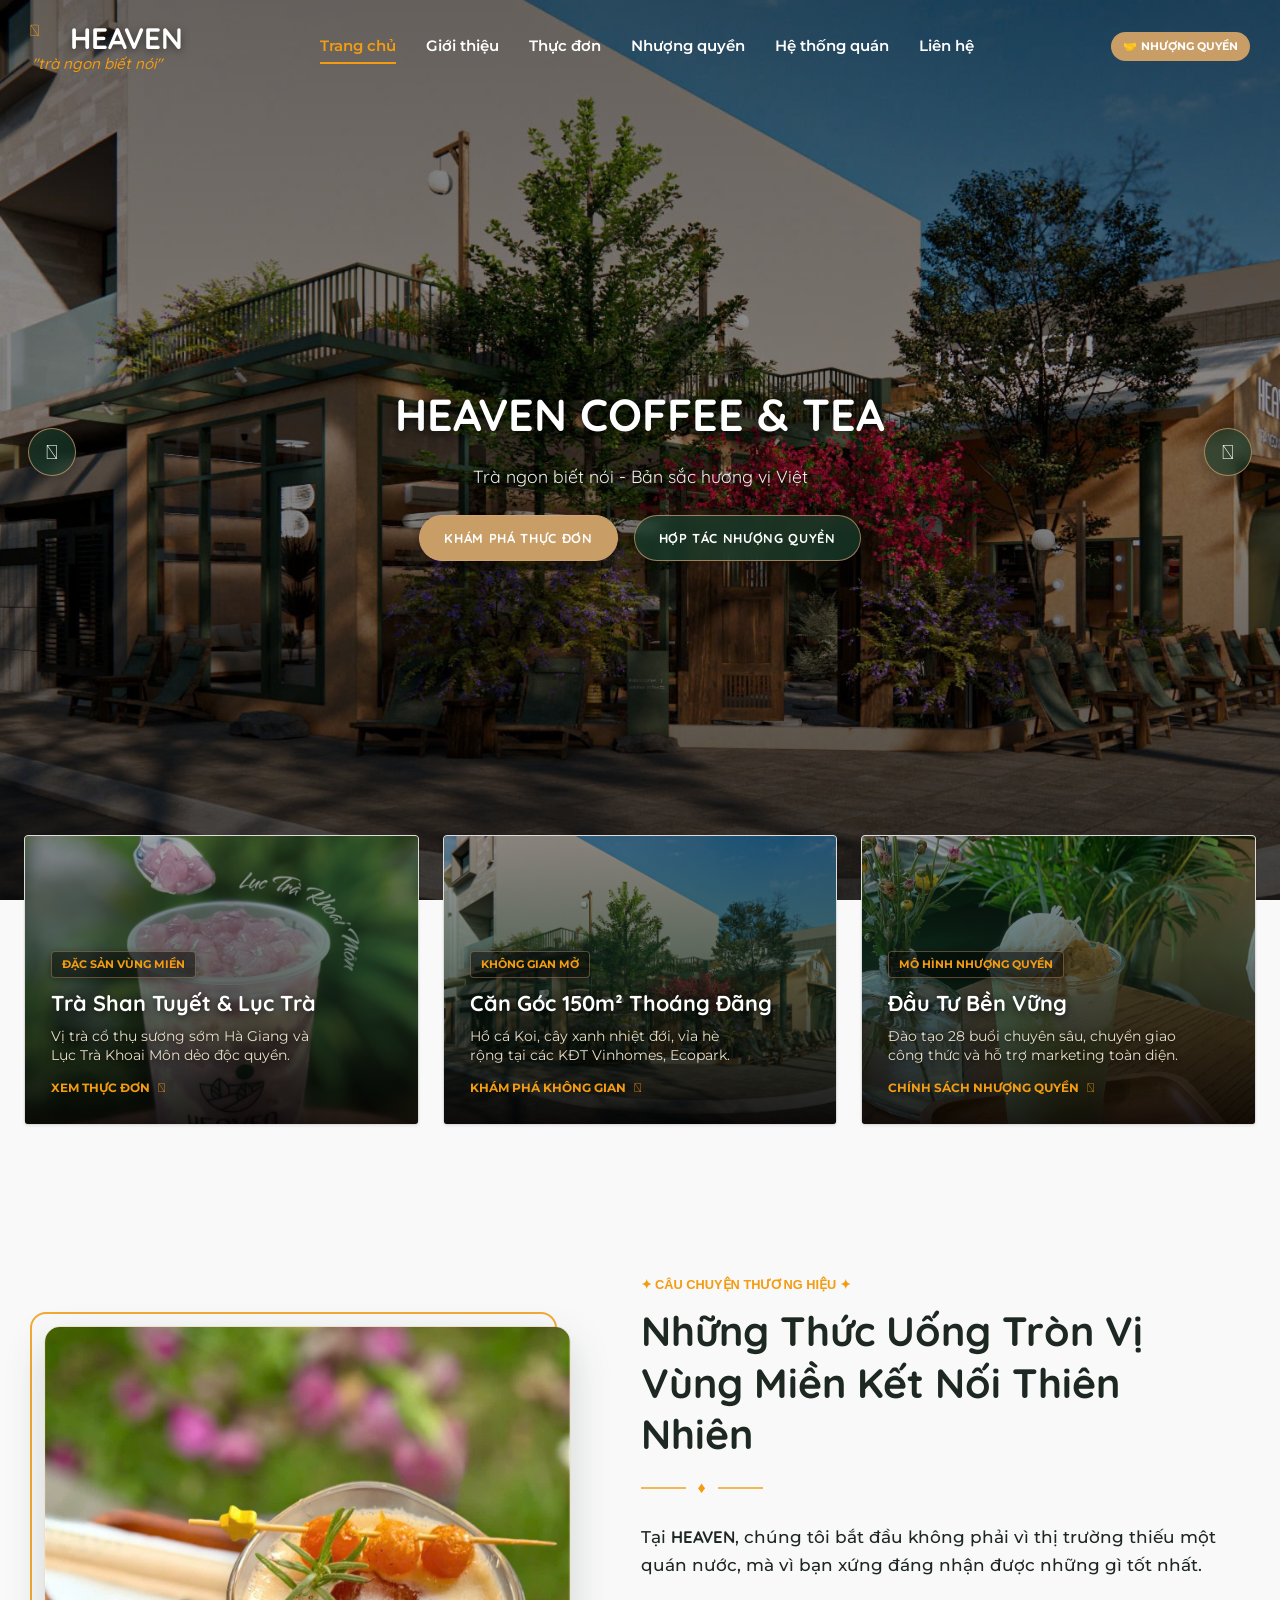
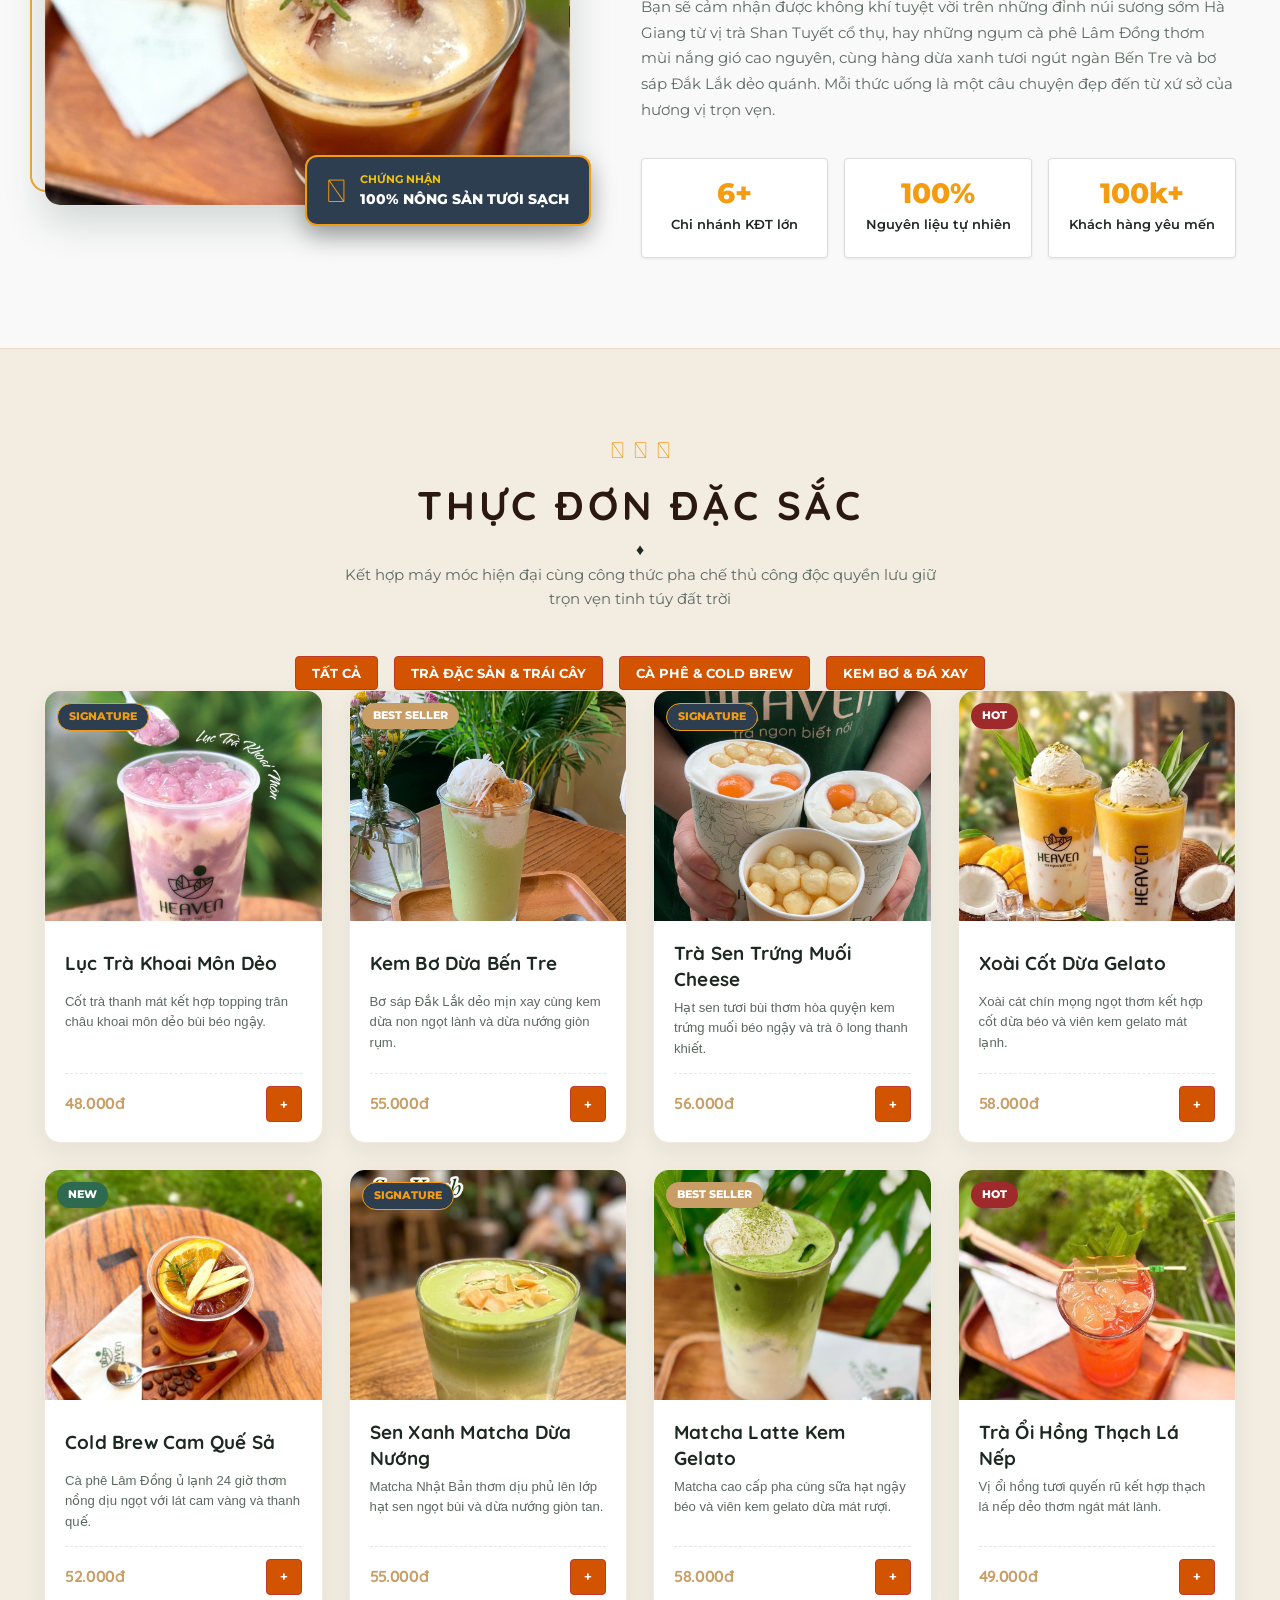
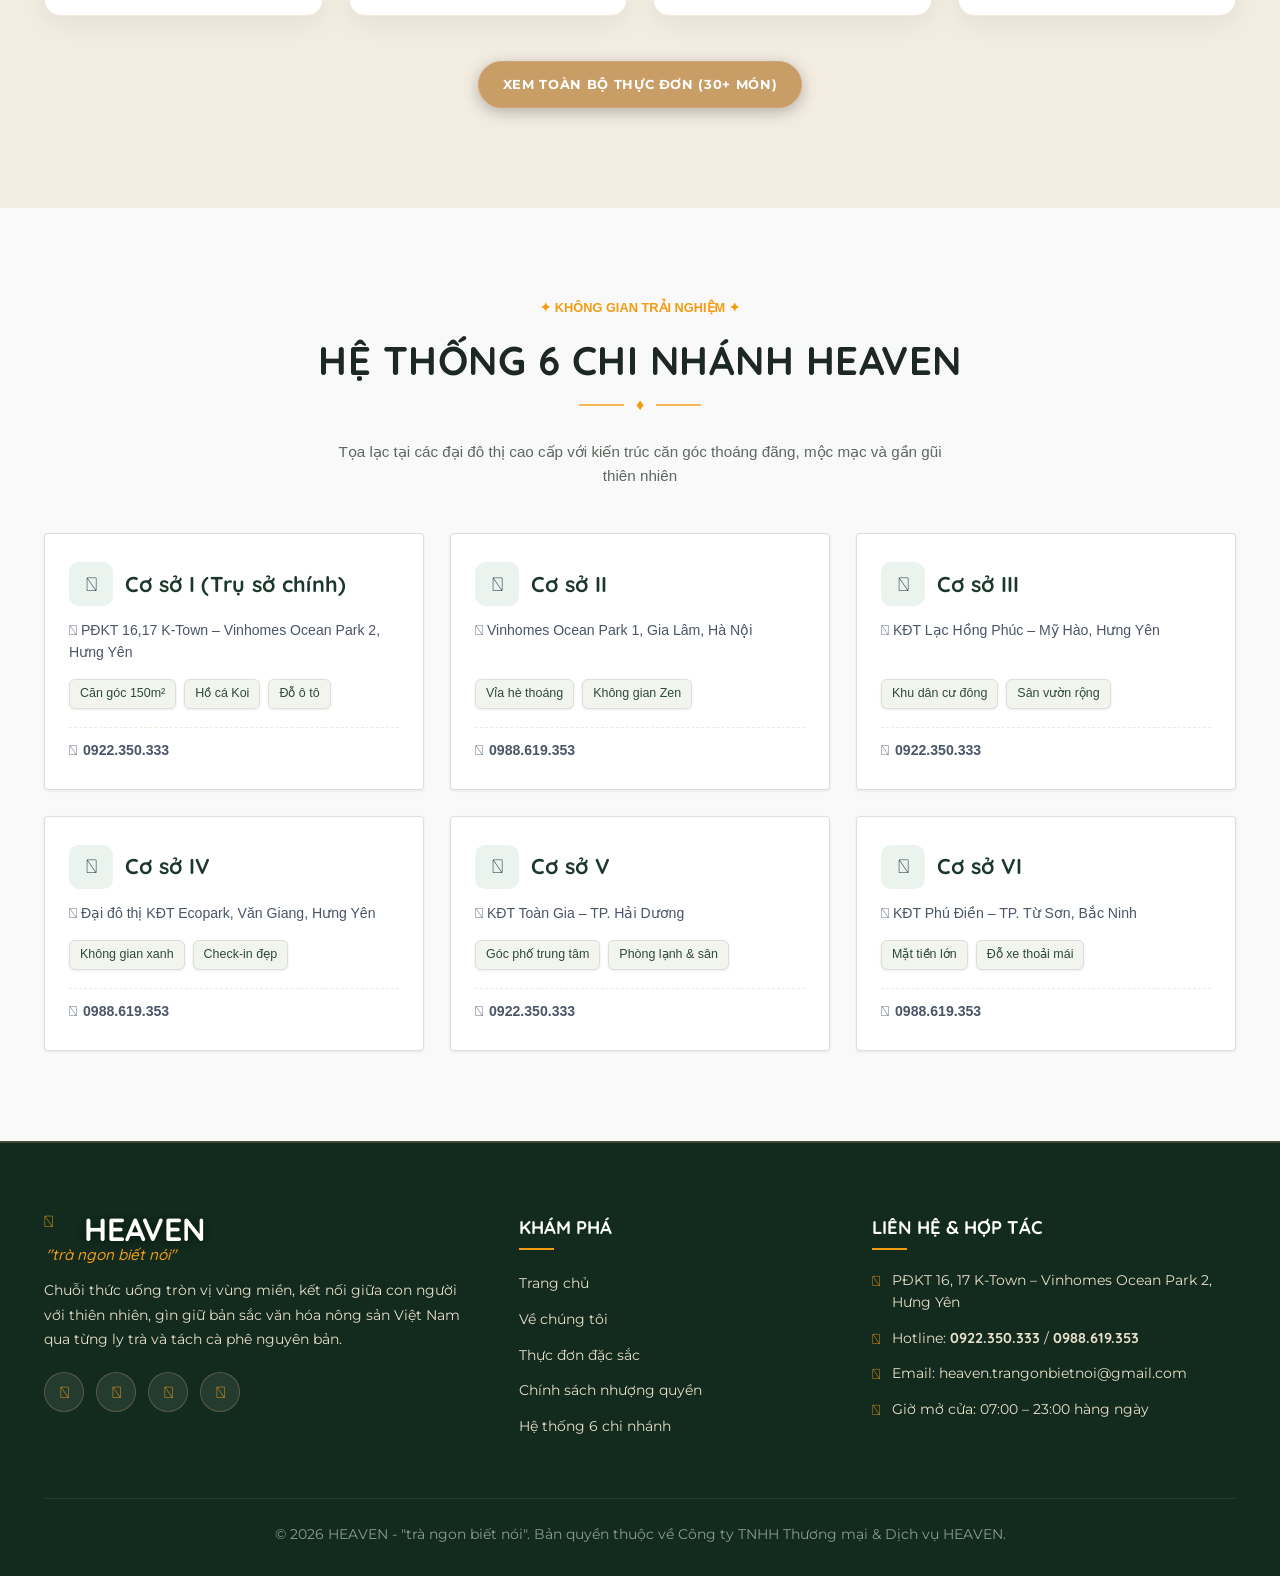
<file: index.html>
<!DOCTYPE html>
<html lang="vi">
<head>
    <meta charset="UTF-8">
    <meta name="viewport" content="width=device-width, initial-scale=1.0">
    <title>HEAVEN - Trà Ngon Biết Nói | Thức Uống Bản Sắc Vùng Miền</title>
    <!-- FontAwesome & Quicksand Font -->
    <link rel="stylesheet" href="https://cdnjs.cloudflare.com/ajax/libs/font-awesome/6.5.1/css/all.min.css">
    <link href="https://fonts.googleapis.com/css2?family=Quicksand:wght@400;500;600;700&display=swap" rel="stylesheet">
    <style>
      *, html, body, h1, h2, h3, h4, h5, h6, p, a, button, input, select, textarea, label {
        font-family: 'Quicksand', sans-serif !important;
      }
      .fa, .fa-solid, .fa-regular, .fa-brands, .fa-duotone, i[class*="fa-"], span[class*="fa-"] {
        font-family: 'Quicksand', sans-serif !important;"Font Awesome 6 Free", "Font Awesome 6 Brands", "FontAwesome" !important;
      }
      .fa-brands, i.fa-brands {
        font-family: 'Quicksand', sans-serif !important;"Font Awesome 6 Brands" !important;
      }
    </style>
    <!-- Google Fonts -->
    <link rel="preconnect" href="https://fonts.googleapis.com">
    <link rel="preconnect" href="https://fonts.gstatic.com" crossorigin>
    <link href="https://fonts.googleapis.com/css2?family=Playfair+Display:ital,wght@0,600;0,700;0,800;1,600&family=Montserrat:wght@400;500;600;700;800&family=Cormorant+Garamond:ital,wght@0,600;0,700;1,500;1,600&display=swap" rel="stylesheet">
    <!-- Font Awesome -->
    <link rel="stylesheet" href="https://cdnjs.cloudflare.com/ajax/libs/font-awesome/6.5.1/css/all.min.css">
    <!-- Swiper CSS -->
    <link rel="stylesheet" href="https://cdn.jsdelivr.net/npm/swiper@11/swiper-bundle.min.css" />
    <link rel="stylesheet" href="style.css">
</head>
<body>

    <!-- Transparent Sticky Header -->
    <header class="site-header" id="siteHeader">
        <div class="header-container">
            <!-- Logo HEAVEN -->
            <a href="index.html" class="logo-brand">
                <div class="logo-main-wrap">
                    <i class="fa-solid fa-leaf logo-icon-svg"></i>
                    <span class="logo-main">HEAVEN</span>
                </div>
                <span class="logo-sub">"trà ngon biết nói"</span>
            </a>

            <!-- Navigation Menu -->
            <nav class="nav-menu">
                <ul class="nav-list">
                    <li class="nav-item"><a href="index.html" class="nav-link active">Trang chủ</a></li>
                    <li class="nav-item"><a href="about.html" class="nav-link">Giới thiệu</a></li>
                    <li class="nav-item"><a href="menu.html" class="nav-link">Thực đơn</a></li>
                    <li class="nav-item"><a href="franchise.html" class="nav-link">Nhượng quyền</a></li>
                    <li class="nav-item"><a href="contact.html" class="nav-link">Hệ thống quán</a></li>
                    <li class="nav-item"><a href="contact.html#lien-he" class="nav-link">Liên hệ</a></li>
                </ul>
            </nav>

            <!-- Single Franchise CTA Button -->
            <div class="header-cta">
                <a href="franchise.html" style="display: inline-flex !important; flex-direction: row !important; align-items: center !important; white-space: nowrap !important; padding: 6px 12px !important; font-size: 11px !important; font-weight: 700 !important; background-color: #C89D66 !important; color: #fff !important; border-radius: 9999px !important; gap: 4px !important; text-decoration: none !important;">
                    <span>🤝</span>
                    <span>NHƯỢNG QUYỀN</span>
                </a>
            </div>

            <!-- Mobile Menu Toggle -->
            <button class="mobile-toggle" id="mobileToggle" aria-label="Toggle Navigation">
                <span></span>
                <span></span>
                <span></span>
            </button>
        </div>
    </header>

    <!-- Hero Banner Slider (Full Width with Actual 3D Concept) -->
    <section class="hero-slider-section" id="trang-chu">
        <div class="swiper heroSwiper">
                                    <div class="swiper-wrapper">
                <!-- Slide 1: Khung cảnh góc phố 150m2 K-Town -->
                <div class="swiper-slide">
                    <div class="slide-bg" style="background-image: url('assets/image20.png');"></div>
                    <div class="hero-overlay"></div>
                    <div class="hero-content" style="position: relative; z-index: 20; text-align: center; max-width: 1080px; width: 100%; padding: 0 24px; margin-top: 40px;">
                        <h1 style="font-family: 'Quicksand', sans-serif !important; font-size: 2.8rem; font-weight: 700; color: #ffffff; text-shadow: 0 2px 10px rgba(0,0,0,0.7); margin-bottom: 12px; text-align: center;">HEAVEN COFFEE &amp; TEA</h1>
                        <p style="font-family: 'Quicksand', sans-serif !important; font-size: 1.1rem; color: #f0f0f0; text-shadow: 0 1px 6px rgba(0,0,0,0.7); margin-bottom: 24px; text-align: center;">Trà ngon biết nói - Bản sắc hương vị Việt</p>
                        <div class="hero-actions" style="display: flex !important; gap: 16px !important; justify-content: center !important; align-items: center !important; flex-wrap: wrap !important; margin-top: 24px !important; width: 100% !important;">
                            <a href="menu.html" class="btn-hero-primary" style="display: inline-flex !important; align-items: center !important; justify-content: center !important; white-space: nowrap !important; padding: 12px 24px !important; border-radius: 9999px !important; font-family: 'Quicksand', sans-serif !important; font-weight: 700 !important; font-size: 13px !important; letter-spacing: 0.05em !important; text-transform: uppercase !important; background-color: #C89D66 !important; color: #FFFFFF !important; border: 1.5px solid #D4A373 !important; text-decoration: none !important; box-shadow: 0 4px 15px rgba(0, 0, 0, 0.25) !important;">KHÁM PHÁ THỰC ĐƠN</a>
                            <a href="franchise.html" class="btn-hero-secondary" style="display: inline-flex !important; align-items: center !important; justify-content: center !important; white-space: nowrap !important; padding: 12px 24px !important; border-radius: 9999px !important; font-family: 'Quicksand', sans-serif !important; font-weight: 700 !important; font-size: 13px !important; letter-spacing: 0.05em !important; text-transform: uppercase !important; background: rgba(24, 61, 43, 0.75) !important; color: #FFFFFF !important; border: 1.5px solid rgba(212, 163, 115, 0.7) !important; backdrop-filter: blur(6px) !important; text-decoration: none !important; box-shadow: 0 4px 15px rgba(0, 0, 0, 0.25) !important;">HỢP TÁC NHƯỢNG QUYỀN</a>
                        </div>
                    </div>
                </div>

                <!-- Slide 2: Không gian sân vườn & hồ cá Koi -->
                <div class="swiper-slide">
                    <div class="slide-bg" style="background-image: url('assets/image1.png');"></div>
                    <div class="hero-overlay"></div>
                    <div class="hero-content" style="position: relative; z-index: 20; text-align: center; max-width: 1080px; width: 100%; padding: 0 24px; margin-top: 40px;">
                        <h1 style="font-family: 'Quicksand', sans-serif !important; font-size: 2.8rem; font-weight: 700; color: #ffffff; text-shadow: 0 2px 10px rgba(0,0,0,0.7); margin-bottom: 12px; text-align: center;">KHÔNG GIAN ZEN &amp; MỘC</h1>
                        <p style="font-family: 'Quicksand', sans-serif !important; font-size: 1.1rem; color: #f0f0f0; text-shadow: 0 1px 6px rgba(0,0,0,0.7); margin-bottom: 24px; text-align: center;">Mặt bằng căn góc 150m² thoáng đãng bên hồ cá Koi</p>
                        <div class="hero-actions" style="display: flex !important; gap: 16px !important; justify-content: center !important; align-items: center !important; flex-wrap: wrap !important; margin-top: 24px !important; width: 100% !important;">
                            <a href="about.html" class="btn-hero-primary" style="display: inline-flex !important; align-items: center !important; justify-content: center !important; white-space: nowrap !important; padding: 12px 24px !important; border-radius: 9999px !important; font-family: 'Quicksand', sans-serif !important; font-weight: 700 !important; font-size: 13px !important; letter-spacing: 0.05em !important; text-transform: uppercase !important; background-color: #C89D66 !important; color: #FFFFFF !important; border: 1.5px solid #D4A373 !important; text-decoration: none !important; box-shadow: 0 4px 15px rgba(0, 0, 0, 0.25) !important;">VỀ HEAVEN</a>
                            <a href="franchise.html" class="btn-hero-secondary" style="display: inline-flex !important; align-items: center !important; justify-content: center !important; white-space: nowrap !important; padding: 12px 24px !important; border-radius: 9999px !important; font-family: 'Quicksand', sans-serif !important; font-weight: 700 !important; font-size: 13px !important; letter-spacing: 0.05em !important; text-transform: uppercase !important; background: rgba(24, 61, 43, 0.75) !important; color: #FFFFFF !important; border: 1.5px solid rgba(212, 163, 115, 0.7) !important; backdrop-filter: blur(6px) !important; text-decoration: none !important; box-shadow: 0 4px 15px rgba(0, 0, 0, 0.25) !important;">TƯ VẤN ĐẦU TƯ</a>
                        </div>
                    </div>
                </div>

                <!-- Slide 3: Quầy Bar & Nội thất gỗ sang trọng -->
                <div class="swiper-slide">
                    <div class="slide-bg" style="background-image: url('assets/image12.png');"></div>
                    <div class="hero-overlay"></div>
                    <div class="hero-content" style="position: relative; z-index: 20; text-align: center; max-width: 1080px; width: 100%; padding: 0 24px; margin-top: 40px;">
                        <h1 style="font-family: 'Quicksand', sans-serif !important; font-size: 2.8rem; font-weight: 700; color: #ffffff; text-shadow: 0 2px 10px rgba(0,0,0,0.7); margin-bottom: 12px; text-align: center;">CHUYÊN NGHIỆP &amp; TẬN TÂM</h1>
                        <p style="font-family: 'Quicksand', sans-serif !important; font-size: 1.1rem; color: #f0f0f0; text-shadow: 0 1px 6px rgba(0,0,0,0.7); margin-bottom: 24px; text-align: center;">Công nghệ hiện đại &amp; bí quyết độc quyền cùng chuỗi 6 chi nhánh</p>
                        <div class="hero-actions" style="display: flex !important; gap: 16px !important; justify-content: center !important; align-items: center !important; flex-wrap: wrap !important; margin-top: 24px !important; width: 100% !important;">
                            <a href="franchise.html" class="btn-hero-primary" style="display: inline-flex !important; align-items: center !important; justify-content: center !important; white-space: nowrap !important; padding: 12px 24px !important; border-radius: 9999px !important; font-family: 'Quicksand', sans-serif !important; font-weight: 700 !important; font-size: 13px !important; letter-spacing: 0.05em !important; text-transform: uppercase !important; background-color: #C89D66 !important; color: #FFFFFF !important; border: 1.5px solid #D4A373 !important; text-decoration: none !important; box-shadow: 0 4px 15px rgba(0, 0, 0, 0.25) !important;">TƯ VẤN ĐẦU TƯ</a>
                            <a href="contact.html" class="btn-hero-secondary" style="display: inline-flex !important; align-items: center !important; justify-content: center !important; white-space: nowrap !important; padding: 12px 24px !important; border-radius: 9999px !important; font-family: 'Quicksand', sans-serif !important; font-weight: 700 !important; font-size: 13px !important; letter-spacing: 0.05em !important; text-transform: uppercase !important; background: rgba(24, 61, 43, 0.75) !important; color: #FFFFFF !important; border: 1.5px solid rgba(212, 163, 115, 0.7) !important; backdrop-filter: blur(6px) !important; text-decoration: none !important; box-shadow: 0 4px 15px rgba(0, 0, 0, 0.25) !important;">HỆ THỐNG CƠ SỞ</a>
                        </div>
                    </div>
                </div>
            </div>

            <!-- Navigation Buttons -->
            <div class="swiper-button-prev hero-nav-btn">
                <i class="fa-solid fa-angle-left"></i>
            </div>
            <div class="swiper-button-next hero-nav-btn">
                <i class="fa-solid fa-angle-right"></i>
            </div>

            <!-- Swiper Pagination -->
            <div class="swiper-pagination"></div>
        </div>
    </section>

    <!-- Khối 3 Banner Điểm Nhấn (Top Highlights) -->
    <section class="highlights-section">
        <div class="container-fluid">
            <div class="highlights-grid">
                <!-- Ô 1 -->
                <div class="highlight-card">
                    <div class="highlight-bg" style="background-image: url('assets/image6.png');"></div>
                    <div class="highlight-overlay"></div>
                    <div class="highlight-content">
                        <span class="highlight-badge">Đặc Sản Vùng Miền</span>
                        <h3 class="highlight-title">Trà Shan Tuyết & Lục Trà</h3>
                        <p class="highlight-desc">Vị trà cổ thụ sương sớm Hà Giang và Lục Trà Khoai Môn dẻo độc quyền.</p>
                        <a href="menu.html" class="highlight-link">Xem thực đơn <i class="fa-solid fa-arrow-right"></i></a>
                    </div>
                </div>

                <!-- Ô 2 -->
                <div class="highlight-card">
                    <div class="highlight-bg" style="background-image: url('assets/image20.png');"></div>
                    <div class="highlight-overlay"></div>
                    <div class="highlight-content">
                        <span class="highlight-badge">Không Gian Mở</span>
                        <h3 class="highlight-title">Căn Góc 150m² Thoáng Đãng</h3>
                        <p class="highlight-desc">Hồ cá Koi, cây xanh nhiệt đới, vỉa hè rộng tại các KĐT Vinhomes, Ecopark.</p>
                        <a href="about.html" class="highlight-link">Khám phá không gian <i class="fa-solid fa-arrow-right"></i></a>
                    </div>
                </div>

                <!-- Ô 3 -->
                <div class="highlight-card">
                    <div class="highlight-bg" style="background-image: url('assets/image7.png');"></div>
                    <div class="highlight-overlay"></div>
                    <div class="highlight-content">
                        <span class="highlight-badge">Mô Hình Nhượng Quyền</span>
                        <h3 class="highlight-title">Đầu Tư Bền Vững</h3>
                        <p class="highlight-desc">Đào tạo 28 buổi chuyên sâu, chuyển giao công thức và hỗ trợ marketing toàn diện.</p>
                        <a href="franchise.html" class="highlight-link">Chính sách nhượng quyền <i class="fa-solid fa-arrow-right"></i></a>
                    </div>
                </div>
            </div>
        </div>
    </section>

    <!-- Khối Câu Chuyện Thương Hiệu (Story) -->
    <section class="about-story-section" id="gioi-thieu">
        <div class="container">
            <div class="story-grid">
                <!-- Cột trái: Ảnh không gian & logo -->
                <div class="story-image-col">
                    <div class="story-image-wrap">
                        <img src="assets/image3.png" alt="Thức uống HEAVEN trà ngon biết nói">
                        <div class="story-frame-border"></div>
                        <div class="story-floating-badge">
                            <i class="fa-solid fa-award"></i>
                            <div class="badge-text">
                                <span class="badge-sub">CHỨNG NHẬN</span>
                                <span class="badge-title">100% NÔNG SẢN TƯƠI SẠCH</span>
                            </div>
                        </div>
                    </div>
                </div>

                <!-- Cột phải: Nội dung câu chuyện thương hiệu -->
                <div class="story-content-col">
                    <span class="section-tag">✦ CÂU CHUYỆN THƯƠNG HIỆU ✦</span>
                    <h2 class="story-title">Những Thức Uống Tròn Vị Vùng Miền Kết Nối Thiên Nhiên</h2>
                    <div class="story-divider"><span>♦</span></div>
                    
                    <p class="story-desc">
                        Tại <strong>HEAVEN</strong>, chúng tôi bắt đầu không phải vì thị trường thiếu một quán nước, mà vì bạn xứng đáng nhận được những gì tốt nhất.
                    </p>
                    <p class="story-desc-sub">
                        Bạn sẽ cảm nhận được không khí tuyệt vời trên những đỉnh núi sương sớm Hà Giang từ vị trà Shan Tuyết cổ thụ, hay những ngụm cà phê Lâm Đồng thơm mùi nắng gió cao nguyên, cùng hàng dừa xanh tươi ngút ngàn Bến Tre và bơ sáp Đắk Lắk dẻo quánh. Mỗi thức uống là một câu chuyện đẹp đến từ xứ sở của hương vị trọn vẹn.
                    </p>

                    <!-- 3 Chỉ số nổi bật -->
                    <div class="story-stats-grid">
                        <div class="stat-box">
                            <span class="stat-number">6+</span>
                            <span class="stat-label">Chi nhánh KĐT lớn</span>
                        </div>
                        <div class="stat-box">
                            <span class="stat-number">100%</span>
                            <span class="stat-label">Nguyên liệu tự nhiên</span>
                        </div>
                        <div class="stat-box">
                            <span class="stat-number">100k+</span>
                            <span class="stat-label">Khách hàng yêu mến</span>
                        </div>
                    </div>
                </div>
            </div>
        </div>
    </section>

    <!-- Khối Thực Đơn Nổi Bật (Featured Menu Tabs) -->
    <section class="featured-menu-section" id="thuc-don">
        <div class="container">
            <div class="menu-header">
                <div class="menu-icon-leaf">
                    <i class="fa-solid fa-leaf"></i>
                    <i class="fa-solid fa-mug-hot"></i>
                    <i class="fa-solid fa-leaf"></i>
                </div>
                <h2 class="menu-title" style="font-weight: 700 !important; text-transform: uppercase !important; letter-spacing: 4px !important; text-align: center !important; color: #2B1810 !important">THỰC ĐƠN ĐẶC SẮC</h2>
                <div class="menu-divider"><span>♦</span></div>
                <p class="menu-subtitle">Kết hợp máy móc hiện đại cùng công thức pha chế thủ công độc quyền lưu giữ trọn vẹn tinh túy đất trời</p>
            </div>

            <!-- Tabs lọc danh mục -->
            <div class="menu-tabs">
                <button class="menu-tab-btn active" data-filter="all">Tất cả</button>
                <button class="menu-tab-btn" data-filter="tea">Trà Đặc Sản & Trái Cây</button>
                <button class="menu-tab-btn" data-filter="coffee">Cà Phê & Cold Brew</button>
                <button class="menu-tab-btn" data-filter="smoothie">Kem Bơ & Đá Xay</button>
            </div>

            <!-- Lưới món ăn thực tế -->
            <div class="menu-grid" id="menuGrid">
                <!-- Món 1: Lục Trà Khoai Môn -->
                <div class="menu-card" data-category="tea">
                    <div class="menu-img-wrap">
                        <img src="assets/image6.png" alt="Lục Trà Khoai Môn">
                        <span class="menu-tag signature">Signature</span>
                    </div>
                    <div class="menu-info">
                        <h4 class="dish-name">Lục Trà Khoai Môn Dẻo</h4>
                        <p class="dish-desc">Cốt trà thanh mát kết hợp topping trân châu khoai môn dẻo bùi béo ngậy.</p>
                        <div class="dish-bottom">
                            <span class="dish-price" style="font-family: 'Quicksand', sans-serif !important; font-weight: 700 !important; color: #C89D66 !important; font-variant-numeric: normal !important;">48.000đ</span>
                            <button class="btn-add-item" title="Chọn món" aria-label="Chọn món"><i class="fa-solid fa-plus"></i></button>
                        </div>
                    </div>
                </div>

                <!-- Món 2: Kem Bơ Dừa Bến Tre -->
                <div class="menu-card" data-category="smoothie">
                    <div class="menu-img-wrap">
                        <img src="assets/image7.png" alt="Kem Bơ Dừa Bến Tre">
                        <span class="menu-tag best-seller">Best Seller</span>
                    </div>
                    <div class="menu-info">
                        <h4 class="dish-name">Kem Bơ Dừa Bến Tre</h4>
                        <p class="dish-desc">Bơ sáp Đắk Lắk dẻo mịn xay cùng kem dừa non ngọt lành và dừa nướng giòn rụm.</p>
                        <div class="dish-bottom">
                            <span class="dish-price" style="font-family: 'Quicksand', sans-serif !important; font-weight: 700 !important; color: #C89D66 !important; font-variant-numeric: normal !important;">55.000đ</span>
                            <button class="btn-add-item" title="Chọn món" aria-label="Chọn món"><i class="fa-solid fa-plus"></i></button>
                        </div>
                    </div>
                </div>

                <!-- Món 3: Trà Sen Vàng Kem Cheese / Trà Sen Trứng Muối -->
                <div class="menu-card" data-category="tea">
                    <div class="menu-img-wrap">
                        <img src="assets/image9.png" alt="Trà Sen Trứng Muối">
                        <span class="menu-tag signature">Signature</span>
                    </div>
                    <div class="menu-info">
                        <h4 class="dish-name">Trà Sen Trứng Muối Cheese</h4>
                        <p class="dish-desc">Hạt sen tươi bùi thơm hòa quyện kem trứng muối béo ngậy và trà ô long thanh khiết.</p>
                        <div class="dish-bottom">
                            <span class="dish-price" style="font-family: 'Quicksand', sans-serif !important; font-weight: 700 !important; color: #C89D66 !important; font-variant-numeric: normal !important;">56.000đ</span>
                            <button class="btn-add-item" title="Chọn món" aria-label="Chọn món"><i class="fa-solid fa-plus"></i></button>
                        </div>
                    </div>
                </div>

                <!-- Món 4: Xoài Cốt Dừa Gelato -->
                <div class="menu-card" data-category="smoothie">
                    <div class="menu-img-wrap">
                        <img src="assets/image4.png" alt="Xoài Cốt Dừa Gelato">
                        <span class="menu-tag hot">Hot</span>
                    </div>
                    <div class="menu-info">
                        <h4 class="dish-name">Xoài Cốt Dừa Gelato</h4>
                        <p class="dish-desc">Xoài cát chín mọng ngọt thơm kết hợp cốt dừa béo và viên kem gelato mát lạnh.</p>
                        <div class="dish-bottom">
                            <span class="dish-price" style="font-family: 'Quicksand', sans-serif !important; font-weight: 700 !important; color: #C89D66 !important; font-variant-numeric: normal !important;">58.000đ</span>
                            <button class="btn-add-item" title="Chọn món" aria-label="Chọn món"><i class="fa-solid fa-plus"></i></button>
                        </div>
                    </div>
                </div>

                <!-- Món 5: Cold Brew Cam Quế Sả -->
                <div class="menu-card" data-category="coffee">
                    <div class="menu-img-wrap">
                        <img src="assets/image8.png" alt="Cold Brew Cam Quế">
                        <span class="menu-tag new">New</span>
                    </div>
                    <div class="menu-info">
                        <h4 class="dish-name">Cold Brew Cam Quế Sả</h4>
                        <p class="dish-desc">Cà phê Lâm Đồng ủ lạnh 24 giờ thơm nồng dịu ngọt với lát cam vàng và thanh quế.</p>
                        <div class="dish-bottom">
                            <span class="dish-price" style="font-family: 'Quicksand', sans-serif !important; font-weight: 700 !important; color: #C89D66 !important; font-variant-numeric: normal !important;">52.000đ</span>
                            <button class="btn-add-item" title="Chọn món" aria-label="Chọn món"><i class="fa-solid fa-plus"></i></button>
                        </div>
                    </div>
                </div>

                <!-- Món 6: Sen Xanh Matcha Dừa Nướng -->
                <div class="menu-card" data-category="tea">
                    <div class="menu-img-wrap">
                        <img src="assets/image11.png" alt="Sen Xanh Matcha">
                        <span class="menu-tag signature">Signature</span>
                    </div>
                    <div class="menu-info">
                        <h4 class="dish-name">Sen Xanh Matcha Dừa Nướng</h4>
                        <p class="dish-desc">Matcha Nhật Bản thơm dịu phủ lên lớp hạt sen ngọt bùi và dừa nướng giòn tan.</p>
                        <div class="dish-bottom">
                            <span class="dish-price" style="font-family: 'Quicksand', sans-serif !important; font-weight: 700 !important; color: #C89D66 !important; font-variant-numeric: normal !important;">55.000đ</span>
                            <button class="btn-add-item" title="Chọn món" aria-label="Chọn món"><i class="fa-solid fa-plus"></i></button>
                        </div>
                    </div>
                </div>

                <!-- Món 7: Matcha Latte Kem Dừa -->
                <div class="menu-card" data-category="smoothie">
                    <div class="menu-img-wrap">
                        <img src="assets/image10.png" alt="Matcha Kem Gelato">
                        <span class="menu-tag best-seller">Best Seller</span>
                    </div>
                    <div class="menu-info">
                        <h4 class="dish-name">Matcha Latte Kem Gelato</h4>
                        <p class="dish-desc">Matcha cao cấp pha cùng sữa hạt ngậy béo và viên kem gelato dừa mát rượi.</p>
                        <div class="dish-bottom">
                            <span class="dish-price" style="font-family: 'Quicksand', sans-serif !important; font-weight: 700 !important; color: #C89D66 !important; font-variant-numeric: normal !important;">58.000đ</span>
                            <button class="btn-add-item" title="Chọn món" aria-label="Chọn món"><i class="fa-solid fa-plus"></i></button>
                        </div>
                    </div>
                </div>

                <!-- Món 8: Trà Ổi Hồng Thạch Lá Nếp -->
                <div class="menu-card" data-category="tea">
                    <div class="menu-img-wrap">
                        <img src="assets/image5.png" alt="Trà Ổi Hồng">
                        <span class="menu-tag hot">Hot</span>
                    </div>
                    <div class="menu-info">
                        <h4 class="dish-name">Trà Ổi Hồng Thạch Lá Nếp</h4>
                        <p class="dish-desc">Vị ổi hồng tươi quyến rũ kết hợp thạch lá nếp dẻo thơm ngát mát lành.</p>
                        <div class="dish-bottom">
                            <span class="dish-price" style="font-family: 'Quicksand', sans-serif !important; font-weight: 700 !important; color: #C89D66 !important; font-variant-numeric: normal !important;">49.000đ</span>
                            <button class="btn-add-item" title="Chọn món" aria-label="Chọn món"><i class="fa-solid fa-plus"></i></button>
                        </div>
                    </div>
                </div>
            </div>

            <div style="text-align: center; margin-top: 45px;">
                <a href="menu.html" class="btn-hero-primary" style="display: inline-block;">XEM TOÀN BỘ THỰC ĐƠN (30+ MÓN)</a>
            </div>
        </div>
    </section>

    <!-- Khối 6 Chi Nhánh Hệ Thống -->
    <section class="branches-section" id="he-thong">
        <div class="container">
            <div class="section-header-center">
                <span class="section-tag">✦ KHÔNG GIAN TRẢI NGHIỆM ✦</span>
                <h2 class="section-main-title">HỆ THỐNG 6 CHI NHÁNH HEAVEN</h2>
                <div class="vintage-rule"><span>♦</span></div>
                <p class="section-sub-desc">Tọa lạc tại các đại đô thị cao cấp với kiến trúc căn góc thoáng đãng, mộc mạc và gần gũi thiên nhiên</p>
            </div>

            <div class="branches-grid">
                <!-- Cơ sở 1 -->
                <div class="branch-card">
                    <div class="branch-header">
                        <div class="branch-icon"><i class="fa-solid fa-location-dot"></i></div>
                        <h3 class="branch-title">Cơ sở I (Trụ sở chính)</h3>
                    </div>
                    <p class="branch-address"><i class="fa-solid fa-map-pin"></i> PĐKT 16,17 K-Town – Vinhomes Ocean Park 2, Hưng Yên</p>
                    <div class="branch-features">
                        <span class="branch-tag">Căn góc 150m²</span>
                        <span class="branch-tag">Hồ cá Koi</span>
                        <span class="branch-tag">Đỗ ô tô</span>
                    </div>
                    <span class="branch-hotline"><i class="fa-solid fa-phone"></i> 0922.350.333</span>
                </div>

                <!-- Cơ sở 2 -->
                <div class="branch-card">
                    <div class="branch-header">
                        <div class="branch-icon"><i class="fa-solid fa-location-dot"></i></div>
                        <h3 class="branch-title">Cơ sở II</h3>
                    </div>
                    <p class="branch-address"><i class="fa-solid fa-map-pin"></i> Vinhomes Ocean Park 1, Gia Lâm, Hà Nội</p>
                    <div class="branch-features">
                        <span class="branch-tag">Vỉa hè thoáng</span>
                        <span class="branch-tag">Không gian Zen</span>
                    </div>
                    <span class="branch-hotline"><i class="fa-solid fa-phone"></i> 0988.619.353</span>
                </div>

                <!-- Cơ sở 3 -->
                <div class="branch-card">
                    <div class="branch-header">
                        <div class="branch-icon"><i class="fa-solid fa-location-dot"></i></div>
                        <h3 class="branch-title">Cơ sở III</h3>
                    </div>
                    <p class="branch-address"><i class="fa-solid fa-map-pin"></i> KĐT Lạc Hồng Phúc – Mỹ Hào, Hưng Yên</p>
                    <div class="branch-features">
                        <span class="branch-tag">Khu dân cư đông</span>
                        <span class="branch-tag">Sân vườn rộng</span>
                    </div>
                    <span class="branch-hotline"><i class="fa-solid fa-phone"></i> 0922.350.333</span>
                </div>

                <!-- Cơ sở 4 -->
                <div class="branch-card">
                    <div class="branch-header">
                        <div class="branch-icon"><i class="fa-solid fa-location-dot"></i></div>
                        <h3 class="branch-title">Cơ sở IV</h3>
                    </div>
                    <p class="branch-address"><i class="fa-solid fa-map-pin"></i> Đại đô thị KĐT Ecopark, Văn Giang, Hưng Yên</p>
                    <div class="branch-features">
                        <span class="branch-tag">Không gian xanh</span>
                        <span class="branch-tag">Check-in đẹp</span>
                    </div>
                    <span class="branch-hotline"><i class="fa-solid fa-phone"></i> 0988.619.353</span>
                </div>

                <!-- Cơ sở 5 -->
                <div class="branch-card">
                    <div class="branch-header">
                        <div class="branch-icon"><i class="fa-solid fa-location-dot"></i></div>
                        <h3 class="branch-title">Cơ sở V</h3>
                    </div>
                    <p class="branch-address"><i class="fa-solid fa-map-pin"></i> KĐT Toàn Gia – TP. Hải Dương</p>
                    <div class="branch-features">
                        <span class="branch-tag">Góc phố trung tâm</span>
                        <span class="branch-tag">Phòng lạnh & sân</span>
                    </div>
                    <span class="branch-hotline"><i class="fa-solid fa-phone"></i> 0922.350.333</span>
                </div>

                <!-- Cơ sở 6 -->
                <div class="branch-card">
                    <div class="branch-header">
                        <div class="branch-icon"><i class="fa-solid fa-location-dot"></i></div>
                        <h3 class="branch-title">Cơ sở VI</h3>
                    </div>
                    <p class="branch-address"><i class="fa-solid fa-map-pin"></i> KĐT Phú Điền – TP. Từ Sơn, Bắc Ninh</p>
                    <div class="branch-features">
                        <span class="branch-tag">Mặt tiền lớn</span>
                        <span class="branch-tag">Đỗ xe thoải mái</span>
                    </div>
                    <span class="branch-hotline"><i class="fa-solid fa-phone"></i> 0988.619.353</span>
                </div>
            </div>
        </div>
    </section>



    <!-- Footer -->
    <footer class="site-footer">
        <div class="container">
            <div class="footer-grid">
                <!-- Brand Info -->
                <div class="footer-brand">
                    <a href="index.html" class="logo-brand">
                        <div class="logo-main-wrap">
                            <i class="fa-solid fa-leaf logo-icon-svg"></i>
                            <span class="logo-main">HEAVEN</span>
                        </div>
                        <span class="logo-sub">"trà ngon biết nói"</span>
                    </a>
                    <p class="footer-desc">
                        Chuỗi thức uống tròn vị vùng miền, kết nối giữa con người với thiên nhiên, gìn giữ bản sắc văn hóa nông sản Việt Nam qua từng ly trà và tách cà phê nguyên bản.
                    </p>
                    <div class="footer-socials">
                        <a href="#" aria-label="Facebook"><i class="fa-brands fa-facebook-f"></i></a>
                        <a href="#" aria-label="TikTok"><i class="fa-brands fa-tiktok"></i></a>
                        <a href="#" aria-label="Instagram"><i class="fa-brands fa-instagram"></i></a>
                        <a href="#" aria-label="YouTube"><i class="fa-brands fa-youtube"></i></a>
                    </div>
                </div>

                <!-- Navigation Links -->
                <div class="footer-nav">
                    <h4 class="footer-heading">KHÁM PHÁ</h4>
                    <ul class="footer-links">
                        <li><a href="index.html">Trang chủ</a></li>
                        <li><a href="about.html">Về chúng tôi</a></li>
                        <li><a href="menu.html">Thực đơn đặc sắc</a></li>
                        <li><a href="franchise.html">Chính sách nhượng quyền</a></li>
                        <li><a href="contact.html">Hệ thống 6 chi nhánh</a></li>
                    </ul>
                </div>

                <!-- Contact & Hotline -->
                <div class="footer-contact">
                    <h4 class="footer-heading">LIÊN HỆ & HỢP TÁC</h4>
                    <ul class="footer-contact-info">
                        <li>
                            <i class="fa-solid fa-location-dot"></i>
                            <span>PĐKT 16, 17 K-Town – Vinhomes Ocean Park 2, Hưng Yên</span>
                        </li>
                        <li>
                            <i class="fa-solid fa-phone"></i>
                            <span>Hotline: <strong>0922.350.333</strong> / <strong>0988.619.353</strong></span>
                        </li>
                        <li>
                            <i class="fa-solid fa-envelope"></i>
                            <span>Email: heaven.trangonbietnoi@gmail.com</span>
                        </li>
                        <li>
                            <i class="fa-solid fa-clock"></i>
                            <span>Giờ mở cửa: 07:00 – 23:00 hàng ngày</span>
                        </li>
                    </ul>
                </div>
            </div>

            <div class="footer-bottom">
                <p>© 2026 HEAVEN - "trà ngon biết nói". Bản quyền thuộc về Công ty TNHH Thương mại & Dịch vụ HEAVEN.</p>
            </div>
        </div>
    </footer>

    <!-- Swiper JS & Custom Script -->
    <script src="https://cdn.jsdelivr.net/npm/swiper@11/swiper-bundle.min.js"></script>
    <script src="script.js"></script>
</body>
</html>
</file>
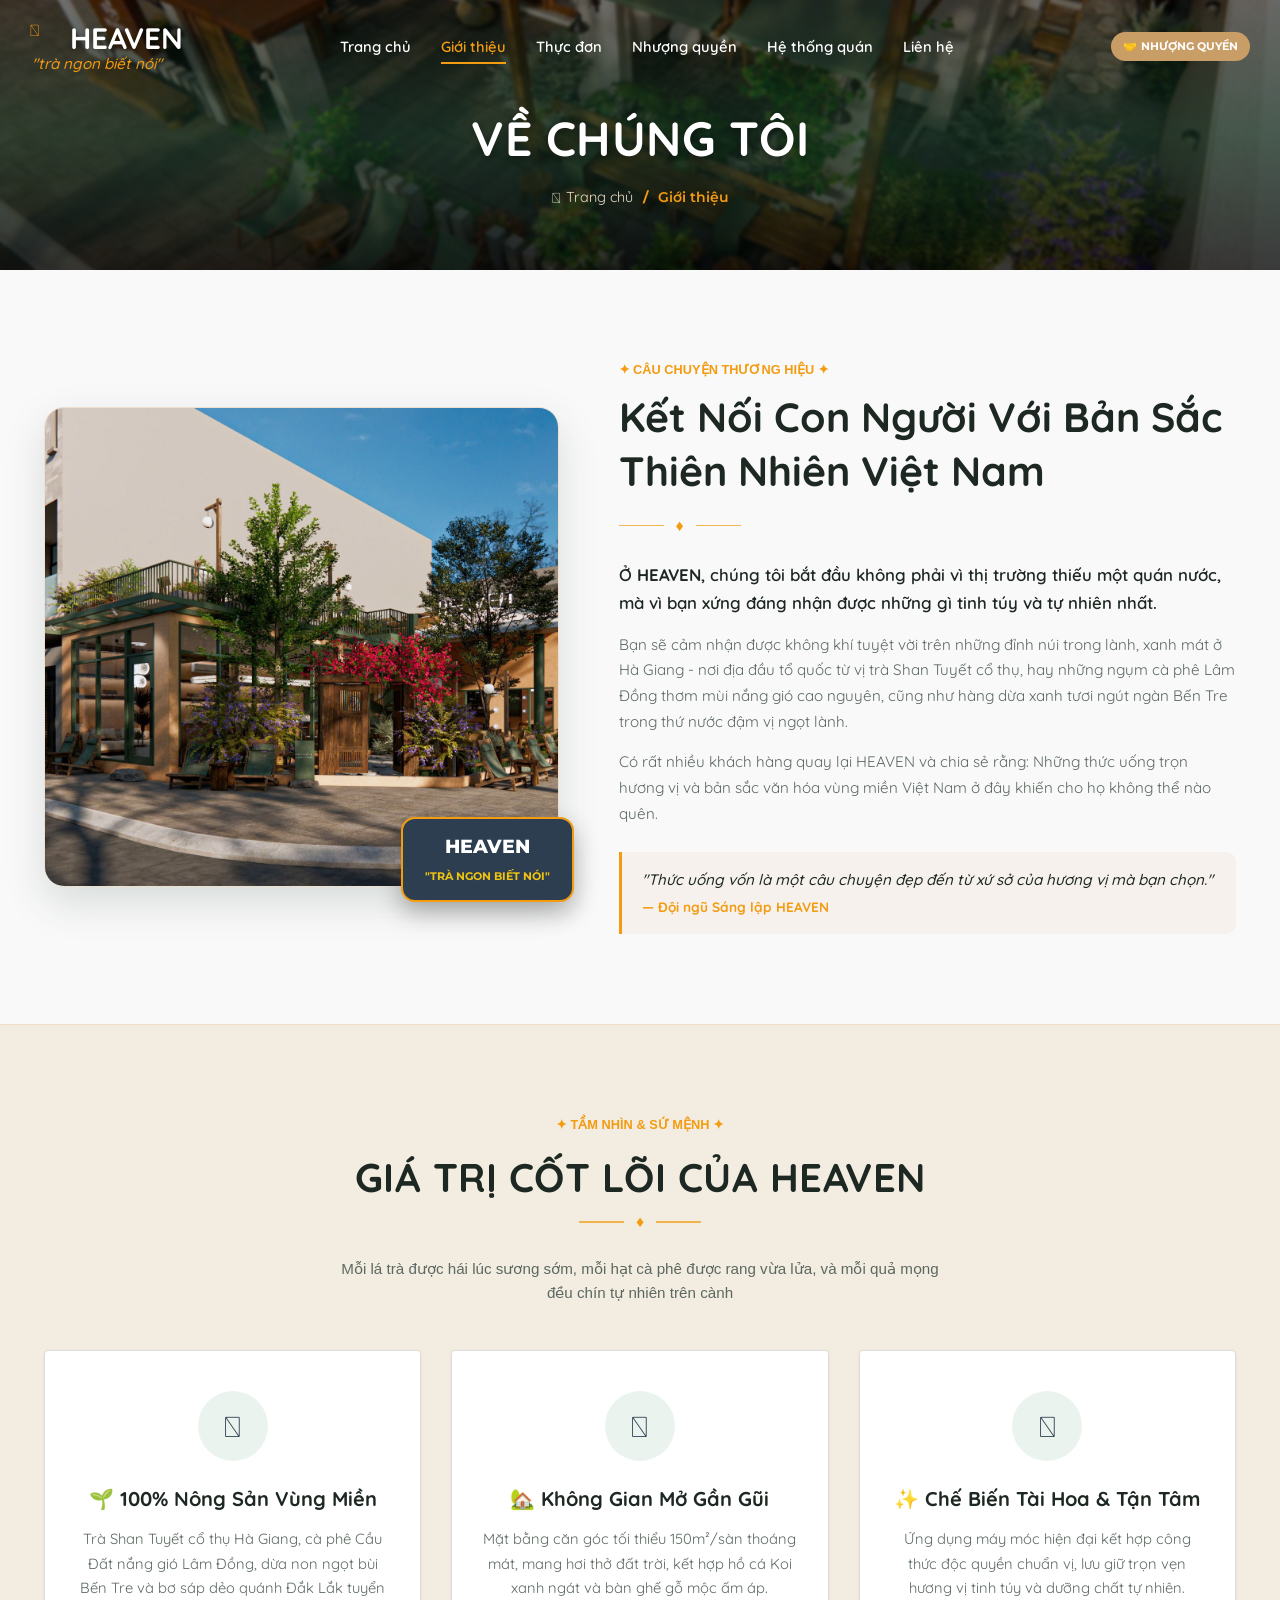
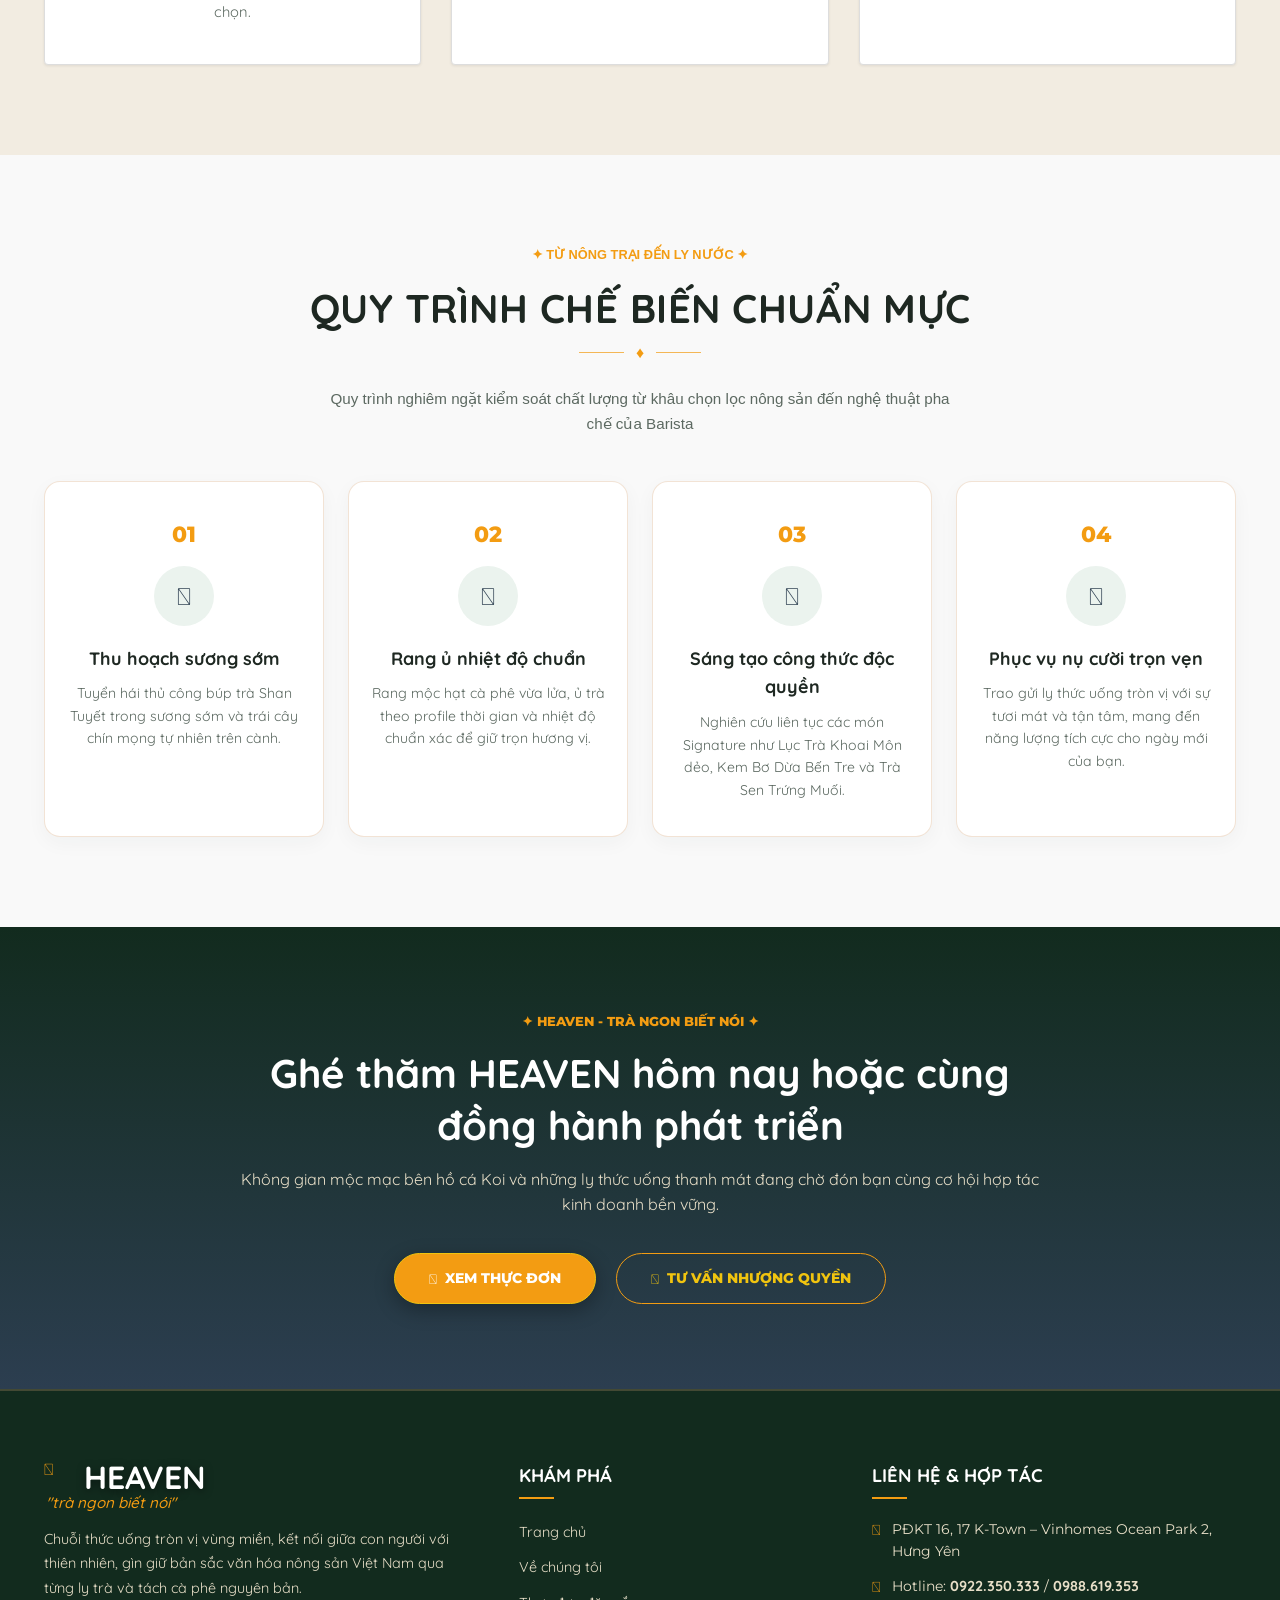
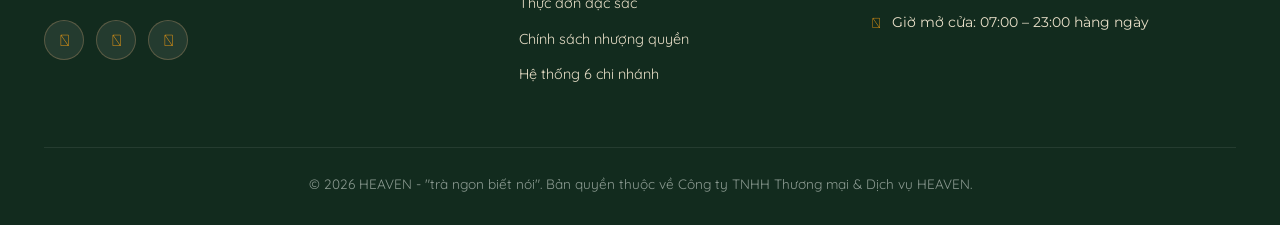
<file: about.html>
<!DOCTYPE html>
<html lang="vi">
<head>
    <meta charset="UTF-8">
    <meta name="viewport" content="width=device-width, initial-scale=1.0">
    <title>Về Chúng Tôi - HEAVEN "Trà Ngon Biết Nói"</title>
    <!-- Google Fonts -->
    <link rel="preconnect" href="https://fonts.googleapis.com">
    <link rel="preconnect" href="https://fonts.gstatic.com" crossorigin>
    <link href="https://fonts.googleapis.com/css2?family=Playfair+Display:ital,wght@0,600;0,700;0,800;1,600&family=Montserrat:wght@400;500;600;700;800&family=Cormorant+Garamond:ital,wght@0,600;0,700;1,500;1,600&display=swap" rel="stylesheet">
    <!-- Font Awesome -->
    <link rel="stylesheet" href="https://cdnjs.cloudflare.com/ajax/libs/font-awesome/6.5.1/css/all.min.css">
    <link rel="stylesheet" href="style.css">
    <!-- FontAwesome & Quicksand Font -->
    <link rel="stylesheet" href="https://cdnjs.cloudflare.com/ajax/libs/font-awesome/6.5.1/css/all.min.css">
    <link href="https://fonts.googleapis.com/css2?family=Quicksand:wght@400;500;600;700&display=swap" rel="stylesheet">
    <style>
      *, html, body, h1, h2, h3, h4, h5, h6, p, a, button, input, select, textarea, label {
        font-family: 'Quicksand', sans-serif !important;
      }
      .fa, .fa-solid, .fa-regular, .fa-brands, .fa-duotone, i[class*="fa-"], span[class*="fa-"] {
        font-family: 'Quicksand', sans-serif !important;"Font Awesome 6 Free", "Font Awesome 6 Brands", "FontAwesome" !important;
      }
      .fa-brands, i.fa-brands {
        font-family: 'Quicksand', sans-serif !important;"Font Awesome 6 Brands" !important;
      }
    </style>
</head>
<body>

    <!-- Transparent Sticky Header -->
    <header class="site-header" id="siteHeader">
        <div class="header-container">
            <!-- Logo HEAVEN -->
            <a href="index.html" class="logo-brand">
                <div class="logo-main-wrap">
                    <i class="fa-solid fa-leaf logo-icon-svg"></i>
                    <span class="logo-main">HEAVEN</span>
                </div>
                <span class="logo-sub">"trà ngon biết nói"</span>
            </a>

            <!-- Navigation Menu -->
            <nav class="nav-menu">
                <ul class="nav-list">
                    <li class="nav-item"><a href="index.html" class="nav-link">Trang chủ</a></li>
                    <li class="nav-item"><a href="about.html" class="nav-link active">Giới thiệu</a></li>
                    <li class="nav-item"><a href="menu.html" class="nav-link">Thực đơn</a></li>
                    <li class="nav-item"><a href="franchise.html" class="nav-link">Nhượng quyền</a></li>
                    <li class="nav-item"><a href="contact.html" class="nav-link">Hệ thống quán</a></li>
                    <li class="nav-item"><a href="contact.html#lien-he" class="nav-link">Liên hệ</a></li>
                </ul>
            </nav>

            <!-- Single Franchise CTA Button -->
            <div class="header-cta">
                <a href="franchise.html" style="display: inline-flex !important; flex-direction: row !important; align-items: center !important; white-space: nowrap !important; padding: 6px 12px !important; font-size: 11px !important; font-weight: 700 !important; background-color: #C89D66 !important; color: #fff !important; border-radius: 9999px !important; gap: 4px !important; text-decoration: none !important;">
                    <span>🤝</span>
                    <span>NHƯỢNG QUYỀN</span>
                </a>
            </div>

            <!-- Mobile Menu Toggle -->
            <button class="mobile-toggle" id="mobileToggle" aria-label="Toggle Navigation">
                <span></span>
                <span></span>
                <span></span>
            </button>
        </div>
    </header>

    <!-- Page Header & Breadcrumb -->
    <section class="page-header-section">
        <div class="page-header-bg" style="background-image: url('assets/image1.png');"></div>
        <div class="page-header-overlay"></div>
        <div class="container page-header-content">
            <h1 class="page-header-title">VỀ CHÚNG TÔI</h1>
            <div class="page-breadcrumb">
                <a href="index.html"><i class="fa-solid fa-house"></i> Trang chủ</a>
                <span class="crumb-separator">/</span>
                <span class="crumb-current">Giới thiệu</span>
            </div>
        </div>
    </section>

    <!-- Khối 1: Hành Trình & Câu Chuyện Thương Hiệu -->
    <section class="journey-section">
        <div class="container">
            <div class="journey-grid">
                <!-- Cột trái: Ảnh không gian quán thực tế 3D -->
                <div class="journey-image-card">
                    <img src="assets/image20.png" alt="Không gian kiến trúc HEAVEN tại KĐT K-Town Ocean Park 2">
                    <div class="journey-badge">
                        <span class="badge-year">HEAVEN</span>
                        <span class="badge-sub">"trà ngon biết nói"</span>
                    </div>
                </div>

                <!-- Cột phải: Đoạn văn chia sẻ hành trình & đam mê -->
                <div class="journey-content-col">
                    <span class="section-tag">✦ CÂU CHUYỆN THƯƠNG HIỆU ✦</span>
                    <h2 class="journey-heading">Kết Nối Con Người Với Bản Sắc Thiên Nhiên Việt Nam</h2>
                    <div class="vintage-rule"><span>♦</span></div>
                    
                    <p class="journey-lead">
                        Ở <strong>HEAVEN</strong>, chúng tôi bắt đầu không phải vì thị trường thiếu một quán nước, mà vì bạn xứng đáng nhận được những gì tinh túy và tự nhiên nhất.
                    </p>
                    <p class="journey-text">
                        Bạn sẽ cảm nhận được không khí tuyệt vời trên những đỉnh núi trong lành, xanh mát ở Hà Giang - nơi địa đầu tổ quốc từ vị trà Shan Tuyết cổ thụ, hay những ngụm cà phê Lâm Đồng thơm mùi nắng gió cao nguyên, cũng như hàng dừa xanh tươi ngút ngàn Bến Tre trong thứ nước đậm vị ngọt lành.
                    </p>
                    <p class="journey-text">
                        Có rất nhiều khách hàng quay lại HEAVEN và chia sẻ rằng: Những thức uống trọn hương vị và bản sắc văn hóa vùng miền Việt Nam ở đây khiến cho họ không thể nào quên.
                    </p>

                    <div class="journey-signature">
                        <div class="signature-text">"Thức uống vốn là một câu chuyện đẹp đến từ xứ sở của hương vị mà bạn chọn."</div>
                        <div class="signature-author">— Đội ngũ Sáng lập HEAVEN</div>
                    </div>
                </div>
            </div>
        </div>
    </section>

    <!-- Khối 2: Tầm Nhìn & Giá Trị Cốt Lõi (Lưới 3 Cột) -->
    <section class="core-values-section">
        <div class="container">
            <div class="section-header-center">
                <span class="section-tag">✦ TẦM NHÌN & SỨ MỆNH ✦</span>
                <h2 class="section-main-title">GIÁ TRỊ CỐT LÕI CỦA HEAVEN</h2>
                <div class="vintage-rule"><span>♦</span></div>
                <p class="section-sub-desc">Mỗi lá trà được hái lúc sương sớm, mỗi hạt cà phê được rang vừa lửa, và mỗi quả mọng đều chín tự nhiên trên cành</p>
            </div>

            <div class="values-grid">
                <!-- Card 1 -->
                <div class="value-card">
                    <div class="value-icon-box">
                        <i class="fa-solid fa-seedling"></i>
                    </div>
                    <h3 class="value-title">🌱 100% Nông Sản Vùng Miền</h3>
                    <p class="value-desc">Trà Shan Tuyết cổ thụ Hà Giang, cà phê Cầu Đất nắng gió Lâm Đồng, dừa non ngọt bùi Bến Tre và bơ sáp dẻo quánh Đắk Lắk tuyển chọn.</p>
                </div>

                <!-- Card 2 -->
                <div class="value-card">
                    <div class="value-icon-box">
                        <i class="fa-solid fa-house-chimney-window"></i>
                    </div>
                    <h3 class="value-title">🏡 Không Gian Mở Gần Gũi</h3>
                    <p class="value-desc">Mặt bằng căn góc tối thiểu 150m²/sàn thoáng mát, mang hơi thở đất trời, kết hợp hồ cá Koi xanh ngát và bàn ghế gỗ mộc ấm áp.</p>
                </div>

                <!-- Card 3 -->
                <div class="value-card">
                    <div class="value-icon-box">
                        <i class="fa-solid fa-wand-magic-sparkles"></i>
                    </div>
                    <h3 class="value-title">✨ Chế Biến Tài Hoa & Tận Tâm</h3>
                    <p class="value-desc">Ứng dụng máy móc hiện đại kết hợp công thức độc quyền chuẩn vị, lưu giữ trọn vẹn hương vị tinh túy và dưỡng chất tự nhiên.</p>
                </div>
            </div>
        </div>
    </section>

    <!-- Khối 3: Quy Trình Khép Kín 4 Bước (Lưới 4 Cột) -->
    <section class="process-section">
        <div class="container">
            <div class="section-header-center">
                <span class="section-tag">✦ TỪ NÔNG TRẠI ĐẾN LY NƯỚC ✦</span>
                <h2 class="section-main-title">QUY TRÌNH CHẾ BIẾN CHUẨN MỰC</h2>
                <div class="vintage-rule"><span>♦</span></div>
                <p class="section-sub-desc">Quy trình nghiêm ngặt kiểm soát chất lượng từ khâu chọn lọc nông sản đến nghệ thuật pha chế của Barista</p>
            </div>

            <div class="process-grid">
                <!-- Bước 1 -->
                <div class="process-step-card">
                    <span class="step-badge">01</span>
                    <div class="step-icon">
                        <i class="fa-solid fa-mountain-sun"></i>
                    </div>
                    <h4 class="step-title">Thu hoạch sương sớm</h4>
                    <p class="step-desc">Tuyển hái thủ công búp trà Shan Tuyết trong sương sớm và trái cây chín mọng tự nhiên trên cành.</p>
                </div>

                <!-- Bước 2 -->
                <div class="process-step-card">
                    <span class="step-badge">02</span>
                    <div class="step-icon">
                        <i class="fa-solid fa-fire-burner"></i>
                    </div>
                    <h4 class="step-title">Rang ủ nhiệt độ chuẩn</h4>
                    <p class="step-desc">Rang mộc hạt cà phê vừa lửa, ủ trà theo profile thời gian và nhiệt độ chuẩn xác để giữ trọn hương vị.</p>
                </div>

                <!-- Bước 3 -->
                <div class="process-step-card">
                    <span class="step-badge">03</span>
                    <div class="step-icon">
                        <i class="fa-solid fa-flask-vial"></i>
                    </div>
                    <h4 class="step-title">Sáng tạo công thức độc quyền</h4>
                    <p class="step-desc">Nghiên cứu liên tục các món Signature như Lục Trà Khoai Môn dẻo, Kem Bơ Dừa Bến Tre và Trà Sen Trứng Muối.</p>
                </div>

                <!-- Bước 4 -->
                <div class="process-step-card">
                    <span class="step-badge">04</span>
                    <div class="step-icon">
                        <i class="fa-solid fa-face-smile"></i>
                    </div>
                    <h4 class="step-title">Phục vụ nụ cười trọn vẹn</h4>
                    <p class="step-desc">Trao gửi ly thức uống tròn vị với sự tươi mát và tận tâm, mang đến năng lượng tích cực cho ngày mới của bạn.</p>
                </div>
            </div>
        </div>
    </section>

    <!-- Khối 4: Banner Kêu Gọi Hành Động (CTA với 2 nút riêng biệt) -->
    <section class="cta-banner-section">
        <div class="container">
            <div class="cta-content-box">
                <span class="cta-badge">✦ HEAVEN - TRÀ NGON BIẾT NÓI ✦</span>
                <h2 class="cta-title">Ghé thăm HEAVEN hôm nay hoặc cùng đồng hành phát triển</h2>
                <p class="cta-desc">Không gian mộc mạc bên hồ cá Koi và những ly thức uống thanh mát đang chờ đón bạn cùng cơ hội hợp tác kinh doanh bền vững.</p>
                <div class="cta-buttons">
                    <!-- Nút 1: XEM THỰC ĐƠN -->
                    <a href="menu.html" class="btn-cta-menu">
                        <i class="fa-solid fa-mug-hot"></i>
                        <span>XEM THỰC ĐƠN</span>
                    </a>
                    <!-- Nút 2: TƯ VẤN NHƯỢNG QUYỀN -->
                    <a href="franchise.html" class="btn-cta-franchise">
                        <i class="fa-solid fa-handshake"></i>
                        <span>TƯ VẤN NHƯỢNG QUYỀN</span>
                    </a>
                </div>
            </div>
        </div>
    </section>

    <!-- Footer -->
    <footer class="site-footer">
        <div class="container">
            <div class="footer-grid">
                <div class="footer-brand">
                    <a href="index.html" class="logo-brand">
                        <div class="logo-main-wrap">
                            <i class="fa-solid fa-leaf logo-icon-svg"></i>
                            <span class="logo-main">HEAVEN</span>
                        </div>
                        <span class="logo-sub">"trà ngon biết nói"</span>
                    </a>
                    <p class="footer-desc">
                        Chuỗi thức uống tròn vị vùng miền, kết nối giữa con người với thiên nhiên, gìn giữ bản sắc văn hóa nông sản Việt Nam qua từng ly trà và tách cà phê nguyên bản.
                    </p>
                    <div class="footer-socials">
                        <a href="#" aria-label="Facebook"><i class="fa-brands fa-facebook-f"></i></a>
                        <a href="#" aria-label="TikTok"><i class="fa-brands fa-tiktok"></i></a>
                        <a href="#" aria-label="Instagram"><i class="fa-brands fa-instagram"></i></a>
                    </div>
                </div>

                <div class="footer-nav">
                    <h4 class="footer-heading">KHÁM PHÁ</h4>
                    <ul class="footer-links">
                        <li><a href="index.html">Trang chủ</a></li>
                        <li><a href="about.html">Về chúng tôi</a></li>
                        <li><a href="menu.html">Thực đơn đặc sắc</a></li>
                        <li><a href="franchise.html">Chính sách nhượng quyền</a></li>
                        <li><a href="contact.html">Hệ thống 6 chi nhánh</a></li>
                    </ul>
                </div>

                <div class="footer-contact">
                    <h4 class="footer-heading">LIÊN HỆ & HỢP TÁC</h4>
                    <ul class="footer-contact-info">
                        <li>
                            <i class="fa-solid fa-location-dot"></i>
                            <span>PĐKT 16, 17 K-Town – Vinhomes Ocean Park 2, Hưng Yên</span>
                        </li>
                        <li>
                            <i class="fa-solid fa-phone"></i>
                            <span>Hotline: <strong>0922.350.333</strong> / <strong>0988.619.353</strong></span>
                        </li>
                        <li>
                            <i class="fa-solid fa-clock"></i>
                            <span>Giờ mở cửa: 07:00 – 23:00 hàng ngày</span>
                        </li>
                    </ul>
                </div>
            </div>

            <div class="footer-bottom">
                <p>© 2026 HEAVEN - "trà ngon biết nói". Bản quyền thuộc về Công ty TNHH Thương mại & Dịch vụ HEAVEN.</p>
            </div>
        </div>
    </footer>

    <script src="script.js"></script>
</body>
</html>
</file>
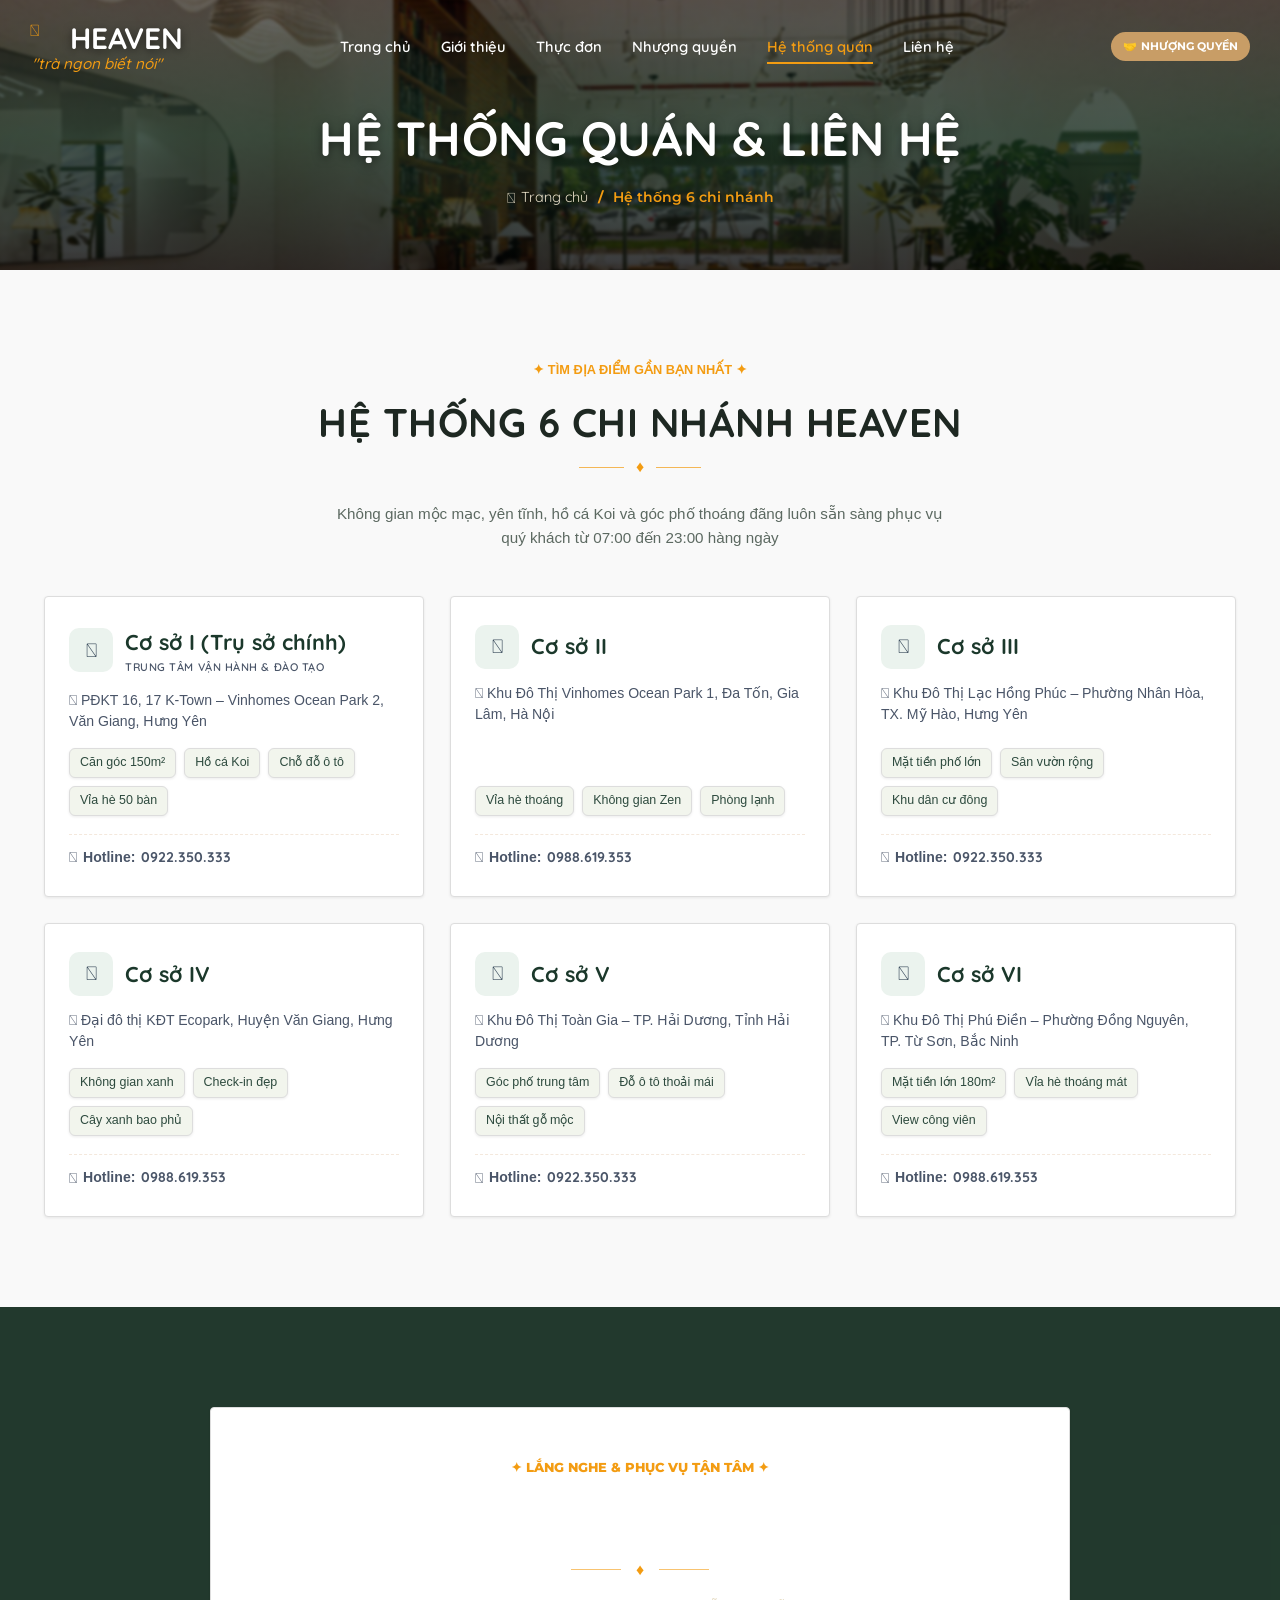
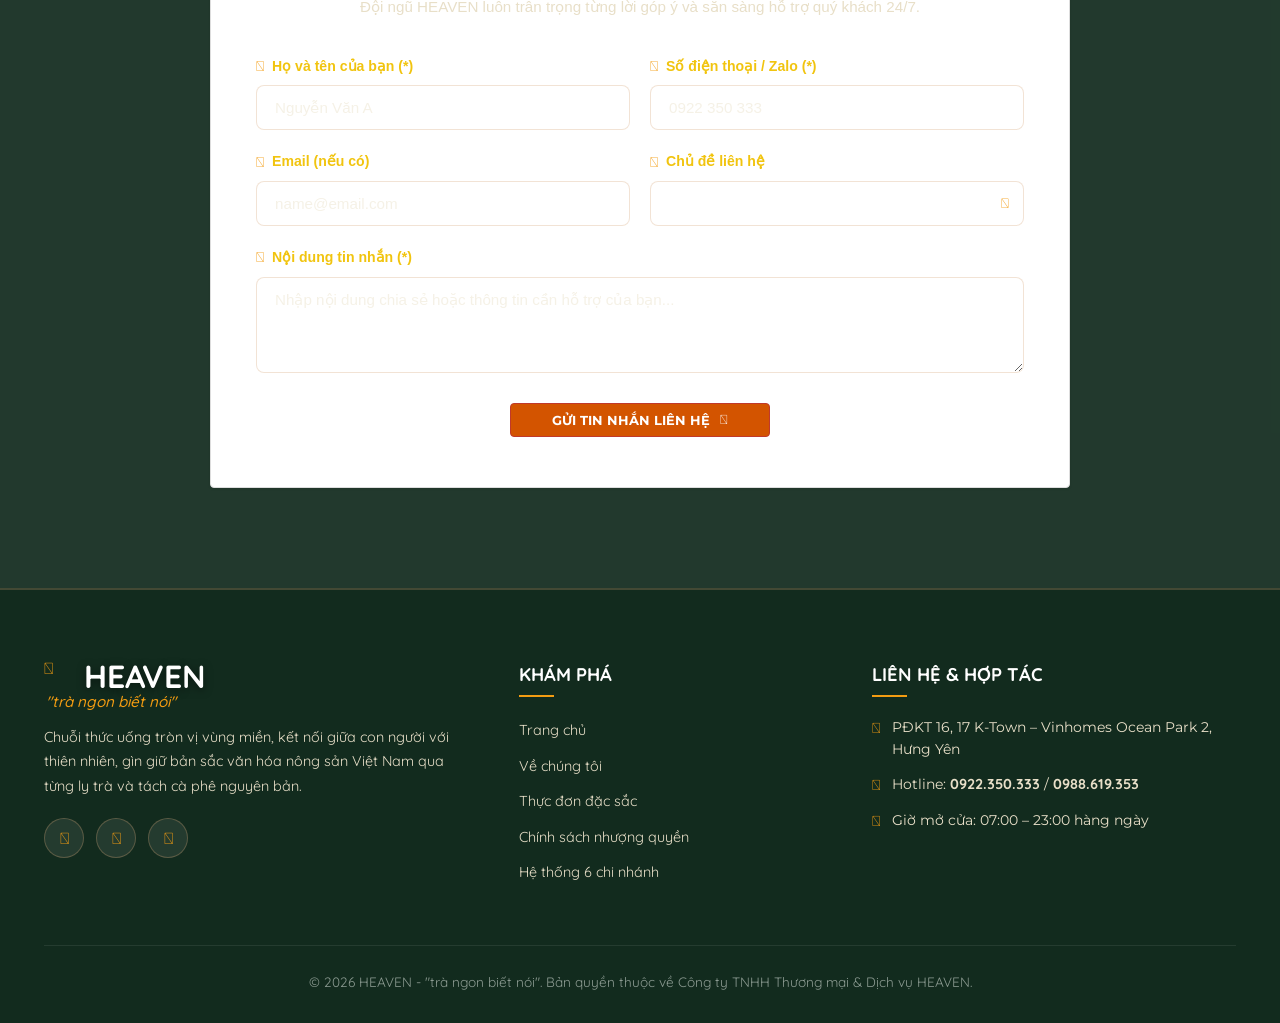
<file: contact.html>
<!DOCTYPE html>
<html lang="vi">
<head>
    <meta charset="UTF-8">
    <meta name="viewport" content="width=device-width, initial-scale=1.0">
    <title>Hệ Thống Quán & Liên Hệ - HEAVEN "Trà Ngon Biết Nói"</title>
    <!-- Google Fonts -->
    <link rel="preconnect" href="https://fonts.googleapis.com">
    <link rel="preconnect" href="https://fonts.gstatic.com" crossorigin>
    <link href="https://fonts.googleapis.com/css2?family=Playfair+Display:ital,wght@0,600;0,700;0,800;1,600&family=Montserrat:wght@400;500;600;700;800&family=Cormorant+Garamond:ital,wght@0,600;0,700;1,500;1,600&display=swap" rel="stylesheet">
    <!-- Font Awesome -->
    <link rel="stylesheet" href="https://cdnjs.cloudflare.com/ajax/libs/font-awesome/6.5.1/css/all.min.css">
    <link rel="stylesheet" href="style.css">
    <!-- FontAwesome & Quicksand Font -->
    <link rel="stylesheet" href="https://cdnjs.cloudflare.com/ajax/libs/font-awesome/6.5.1/css/all.min.css">
    <link href="https://fonts.googleapis.com/css2?family=Quicksand:wght@400;500;600;700&display=swap" rel="stylesheet">
    <style>
      *, html, body, h1, h2, h3, h4, h5, h6, p, a, button, input, select, textarea, label {
        font-family: 'Quicksand', sans-serif !important;
      }
      .fa, .fa-solid, .fa-regular, .fa-brands, .fa-duotone, i[class*="fa-"], span[class*="fa-"] {
        font-family: 'Quicksand', sans-serif !important;"Font Awesome 6 Free", "Font Awesome 6 Brands", "FontAwesome" !important;
      }
      .fa-brands, i.fa-brands {
        font-family: 'Quicksand', sans-serif !important;"Font Awesome 6 Brands" !important;
      }
    </style>
</head>
<body>

    <!-- Transparent Sticky Header -->
    <header class="site-header" id="siteHeader">
        <div class="header-container">
            <!-- Logo HEAVEN -->
            <a href="index.html" class="logo-brand">
                <div class="logo-main-wrap">
                    <i class="fa-solid fa-leaf logo-icon-svg"></i>
                    <span class="logo-main">HEAVEN</span>
                </div>
                <span class="logo-sub">"trà ngon biết nói"</span>
            </a>

            <!-- Navigation Menu -->
            <nav class="nav-menu">
                <ul class="nav-list">
                    <li class="nav-item"><a href="index.html" class="nav-link">Trang chủ</a></li>
                    <li class="nav-item"><a href="about.html" class="nav-link">Giới thiệu</a></li>
                    <li class="nav-item"><a href="menu.html" class="nav-link">Thực đơn</a></li>
                    <li class="nav-item"><a href="franchise.html" class="nav-link">Nhượng quyền</a></li>
                    <li class="nav-item"><a href="contact.html" class="nav-link active">Hệ thống quán</a></li>
                    <li class="nav-item"><a href="#lien-he" class="nav-link">Liên hệ</a></li>
                </ul>
            </nav>

            <!-- Single Franchise CTA Button -->
            <div class="header-cta">
                <a href="franchise.html" style="display: inline-flex !important; flex-direction: row !important; align-items: center !important; white-space: nowrap !important; padding: 6px 12px !important; font-size: 11px !important; font-weight: 700 !important; background-color: #C89D66 !important; color: #fff !important; border-radius: 9999px !important; gap: 4px !important; text-decoration: none !important;">
                    <span>🤝</span>
                    <span>NHƯỢNG QUYỀN</span>
                </a>
            </div>

            <!-- Mobile Menu Toggle -->
            <button class="mobile-toggle" id="mobileToggle" aria-label="Toggle Navigation">
                <span></span>
                <span></span>
                <span></span>
            </button>
        </div>
    </header>

    <!-- Page Header & Breadcrumb -->
    <section class="page-header-section">
        <div class="page-header-bg" style="background-image: url('assets/image14.png');"></div>
        <div class="page-header-overlay"></div>
        <div class="container page-header-content">
            <h1 class="page-header-title">HỆ THỐNG QUÁN & LIÊN HỆ</h1>
            <div class="page-breadcrumb">
                <a href="index.html"><i class="fa-solid fa-house"></i> Trang chủ</a>
                <span class="crumb-separator">/</span>
                <span class="crumb-current">Hệ thống 6 chi nhánh</span>
            </div>
        </div>
    </section>

    <!-- Khối Danh Sách 6 Chi Nhánh Chi Tiết -->
    <section class="branches-section">
        <div class="container">
            <div class="section-header-center">
                <span class="section-tag">✦ TÌM ĐỊA ĐIỂM GẦN BẠN NHẤT ✦</span>
                <h2 class="section-main-title">HỆ THỐNG 6 CHI NHÁNH HEAVEN</h2>
                <div class="vintage-rule"><span>♦</span></div>
                <p class="section-sub-desc">Không gian mộc mạc, yên tĩnh, hồ cá Koi và góc phố thoáng đãng luôn sẵn sàng phục vụ quý khách từ 07:00 đến 23:00 hàng ngày</p>
            </div>

            <div class="branches-grid">
                <!-- Cơ sở 1 -->
                <div class="branch-card" style="border: 2px solid var(--color-gold);">
                    <div class="branch-header">
                        <div class="branch-icon"><i class="fa-solid fa-crown"></i></div>
                        <div>
                            <h3 class="branch-title">Cơ sở I (Trụ sở chính)</h3>
                            <span style="font-family: 'Quicksand', sans-serif !important; font-weight: 600 !important; font-size: 11px !important; letter-spacing: 0.05em !important; color: var(--color-sand-gold); display: block;">TRUNG TÂM VẬN HÀNH & ĐÀO TẠO</span>
                        </div>
                    </div>
                    <p class="branch-address"><i class="fa-solid fa-map-pin"></i> PĐKT 16, 17 K-Town – Vinhomes Ocean Park 2, Văn Giang, Hưng Yên</p>
                    <div class="branch-features">
                        <span class="branch-tag">Căn góc 150m²</span>
                        <span class="branch-tag">Hồ cá Koi</span>
                        <span class="branch-tag">Chỗ đỗ ô tô</span>
                        <span class="branch-tag">Vỉa hè 50 bàn</span>
                    </div>
                    <span class="branch-hotline"><i class="fa-solid fa-phone"></i> Hotline: <strong>0922.350.333</strong></span>
                </div>

                <!-- Cơ sở 2 -->
                <div class="branch-card">
                    <div class="branch-header">
                        <div class="branch-icon"><i class="fa-solid fa-store"></i></div>
                        <h3 class="branch-title">Cơ sở II</h3>
                    </div>
                    <p class="branch-address"><i class="fa-solid fa-map-pin"></i> Khu Đô Thị Vinhomes Ocean Park 1, Đa Tốn, Gia Lâm, Hà Nội</p>
                    <div class="branch-features">
                        <span class="branch-tag">Vỉa hè thoáng</span>
                        <span class="branch-tag">Không gian Zen</span>
                        <span class="branch-tag">Phòng lạnh</span>
                    </div>
                    <span class="branch-hotline"><i class="fa-solid fa-phone"></i> Hotline: <strong>0988.619.353</strong></span>
                </div>

                <!-- Cơ sở 3 -->
                <div class="branch-card">
                    <div class="branch-header">
                        <div class="branch-icon"><i class="fa-solid fa-store"></i></div>
                        <h3 class="branch-title">Cơ sở III</h3>
                    </div>
                    <p class="branch-address"><i class="fa-solid fa-map-pin"></i> Khu Đô Thị Lạc Hồng Phúc – Phường Nhân Hòa, TX. Mỹ Hào, Hưng Yên</p>
                    <div class="branch-features">
                        <span class="branch-tag">Mặt tiền phố lớn</span>
                        <span class="branch-tag">Sân vườn rộng</span>
                        <span class="branch-tag">Khu dân cư đông</span>
                    </div>
                    <span class="branch-hotline"><i class="fa-solid fa-phone"></i> Hotline: <strong>0922.350.333</strong></span>
                </div>

                <!-- Cơ sở 4 -->
                <div class="branch-card">
                    <div class="branch-header">
                        <div class="branch-icon"><i class="fa-solid fa-store"></i></div>
                        <h3 class="branch-title">Cơ sở IV</h3>
                    </div>
                    <p class="branch-address"><i class="fa-solid fa-map-pin"></i> Đại đô thị KĐT Ecopark, Huyện Văn Giang, Hưng Yên</p>
                    <div class="branch-features">
                        <span class="branch-tag">Không gian xanh</span>
                        <span class="branch-tag">Check-in đẹp</span>
                        <span class="branch-tag">Cây xanh bao phủ</span>
                    </div>
                    <span class="branch-hotline"><i class="fa-solid fa-phone"></i> Hotline: <strong>0988.619.353</strong></span>
                </div>

                <!-- Cơ sở 5 -->
                <div class="branch-card">
                    <div class="branch-header">
                        <div class="branch-icon"><i class="fa-solid fa-store"></i></div>
                        <h3 class="branch-title">Cơ sở V</h3>
                    </div>
                    <p class="branch-address"><i class="fa-solid fa-map-pin"></i> Khu Đô Thị Toàn Gia – TP. Hải Dương, Tỉnh Hải Dương</p>
                    <div class="branch-features">
                        <span class="branch-tag">Góc phố trung tâm</span>
                        <span class="branch-tag">Đỗ ô tô thoải mái</span>
                        <span class="branch-tag">Nội thất gỗ mộc</span>
                    </div>
                    <span class="branch-hotline"><i class="fa-solid fa-phone"></i> Hotline: <strong>0922.350.333</strong></span>
                </div>

                <!-- Cơ sở 6 -->
                <div class="branch-card">
                    <div class="branch-header">
                        <div class="branch-icon"><i class="fa-solid fa-store"></i></div>
                        <h3 class="branch-title">Cơ sở VI</h3>
                    </div>
                    <p class="branch-address"><i class="fa-solid fa-map-pin"></i> Khu Đô Thị Phú Điền – Phường Đồng Nguyên, TP. Từ Sơn, Bắc Ninh</p>
                    <div class="branch-features">
                        <span class="branch-tag">Mặt tiền lớn 180m²</span>
                        <span class="branch-tag">Vỉa hè thoáng mát</span>
                        <span class="branch-tag">View công viên</span>
                    </div>
                    <span class="branch-hotline"><i class="fa-solid fa-phone"></i> Hotline: <strong>0988.619.353</strong></span>
                </div>
            </div>
        </div>
    </section>

    <!-- Khối Form Góp Ý & Liên Hệ -->
    <section class="reservation-section" id="lien-he">
        <div class="reservation-bg" style="background-image: url('assets/image20.png');"></div>
        <div class="reservation-overlay"></div>

        <div class="container reservation-container">
            <div class="reservation-card">
                <div class="reservation-header">
                    <span class="reservation-badge">✦ LẮNG NGHE & PHỤC VỤ TẬN TÂM ✦</span>
                    <h2 class="reservation-title">LIÊN HỆ & GỬI THÔNG ĐIỆP ĐẾN HEAVEN</h2>
                    <div class="reservation-divider"><span>♦</span></div>
                    <p class="reservation-desc">Đội ngũ HEAVEN luôn trân trọng từng lời góp ý và sẵn sàng hỗ trợ quý khách 24/7.</p>
                </div>

                <form class="reservation-form" id="contactForm">
                    <div class="form-grid">
                        <div class="form-group">
                            <label for="contactName"><i class="fa-solid fa-user"></i> Họ và tên của bạn (*)</label>
                            <input type="text" id="contactName" class="form-control" placeholder="Nguyễn Văn A" required>
                        </div>

                        <div class="form-group">
                            <label for="contactPhone"><i class="fa-solid fa-phone"></i> Số điện thoại / Zalo (*)</label>
                            <input type="tel" id="contactPhone" class="form-control" placeholder="0922 350 333" required>
                        </div>

                        <div class="form-group">
                            <label for="contactEmail"><i class="fa-solid fa-envelope"></i> Email (nếu có)</label>
                            <input type="email" id="contactEmail" class="form-control" placeholder="name@email.com">
                        </div>

                        <div class="form-group">
                            <label for="contactSubject"><i class="fa-solid fa-tag"></i> Chủ đề liên hệ</label>
                            <div class="select-wrap">
                                <select id="contactSubject" class="form-control" required>
                                    <option value="franchise" selected>Tư vấn nhượng quyền mở quán</option>
                                    <option value="feedback">Góp ý chất lượng phục vụ & đồ uống</option>
                                    <option value="event">Hợp tác tổ chức sự kiện / Thuê địa điểm</option>
                                    <option value="other">Vấn đề khác</option>
                                </select>
                                <i class="fa-solid fa-chevron-down select-arrow"></i>
                            </div>
                        </div>

                        <div class="form-group full-width">
                            <label for="contactMessage"><i class="fa-solid fa-message"></i> Nội dung tin nhắn (*)</label>
                            <textarea id="contactMessage" class="form-control" rows="4" placeholder="Nhập nội dung chia sẻ hoặc thông tin cần hỗ trợ của bạn..." required></textarea>
                        </div>
                    </div>

                    <div class="form-submit-wrap">
                        <button type="submit" class="btn-submit-reservation" id="btnSubmitContact">
                            <span class="btn-text">GỬI TIN NHẮN LIÊN HỆ</span>
                            <i class="fa-solid fa-circle-notch fa-spin btn-spinner"></i>
                        </button>
                    </div>

                    <div class="form-feedback" id="contactFeedback"></div>
                </form>
            </div>
        </div>
    </section>

    <!-- Footer -->
    <footer class="site-footer">
        <div class="container">
            <div class="footer-grid">
                <div class="footer-brand">
                    <a href="index.html" class="logo-brand">
                        <div class="logo-main-wrap">
                            <i class="fa-solid fa-leaf logo-icon-svg"></i>
                            <span class="logo-main">HEAVEN</span>
                        </div>
                        <span class="logo-sub">"trà ngon biết nói"</span>
                    </a>
                    <p class="footer-desc">
                        Chuỗi thức uống tròn vị vùng miền, kết nối giữa con người với thiên nhiên, gìn giữ bản sắc văn hóa nông sản Việt Nam qua từng ly trà và tách cà phê nguyên bản.
                    </p>
                    <div class="footer-socials">
                        <a href="#" aria-label="Facebook"><i class="fa-brands fa-facebook-f"></i></a>
                        <a href="#" aria-label="TikTok"><i class="fa-brands fa-tiktok"></i></a>
                        <a href="#" aria-label="Instagram"><i class="fa-brands fa-instagram"></i></a>
                    </div>
                </div>

                <div class="footer-nav">
                    <h4 class="footer-heading">KHÁM PHÁ</h4>
                    <ul class="footer-links">
                        <li><a href="index.html">Trang chủ</a></li>
                        <li><a href="about.html">Về chúng tôi</a></li>
                        <li><a href="menu.html">Thực đơn đặc sắc</a></li>
                        <li><a href="franchise.html">Chính sách nhượng quyền</a></li>
                        <li><a href="contact.html">Hệ thống 6 chi nhánh</a></li>
                    </ul>
                </div>

                <div class="footer-contact">
                    <h4 class="footer-heading">LIÊN HỆ & HỢP TÁC</h4>
                    <ul class="footer-contact-info">
                        <li>
                            <i class="fa-solid fa-location-dot"></i>
                            <span>PĐKT 16, 17 K-Town – Vinhomes Ocean Park 2, Hưng Yên</span>
                        </li>
                        <li>
                            <i class="fa-solid fa-phone"></i>
                            <span>Hotline: <strong>0922.350.333</strong> / <strong>0988.619.353</strong></span>
                        </li>
                        <li>
                            <i class="fa-solid fa-clock"></i>
                            <span>Giờ mở cửa: 07:00 – 23:00 hàng ngày</span>
                        </li>
                    </ul>
                </div>
            </div>

            <div class="footer-bottom">
                <p>© 2026 HEAVEN - "trà ngon biết nói". Bản quyền thuộc về Công ty TNHH Thương mại & Dịch vụ HEAVEN.</p>
            </div>
        </div>
    </footer>

    <script src="script.js"></script>
</body>
</html>
</file>
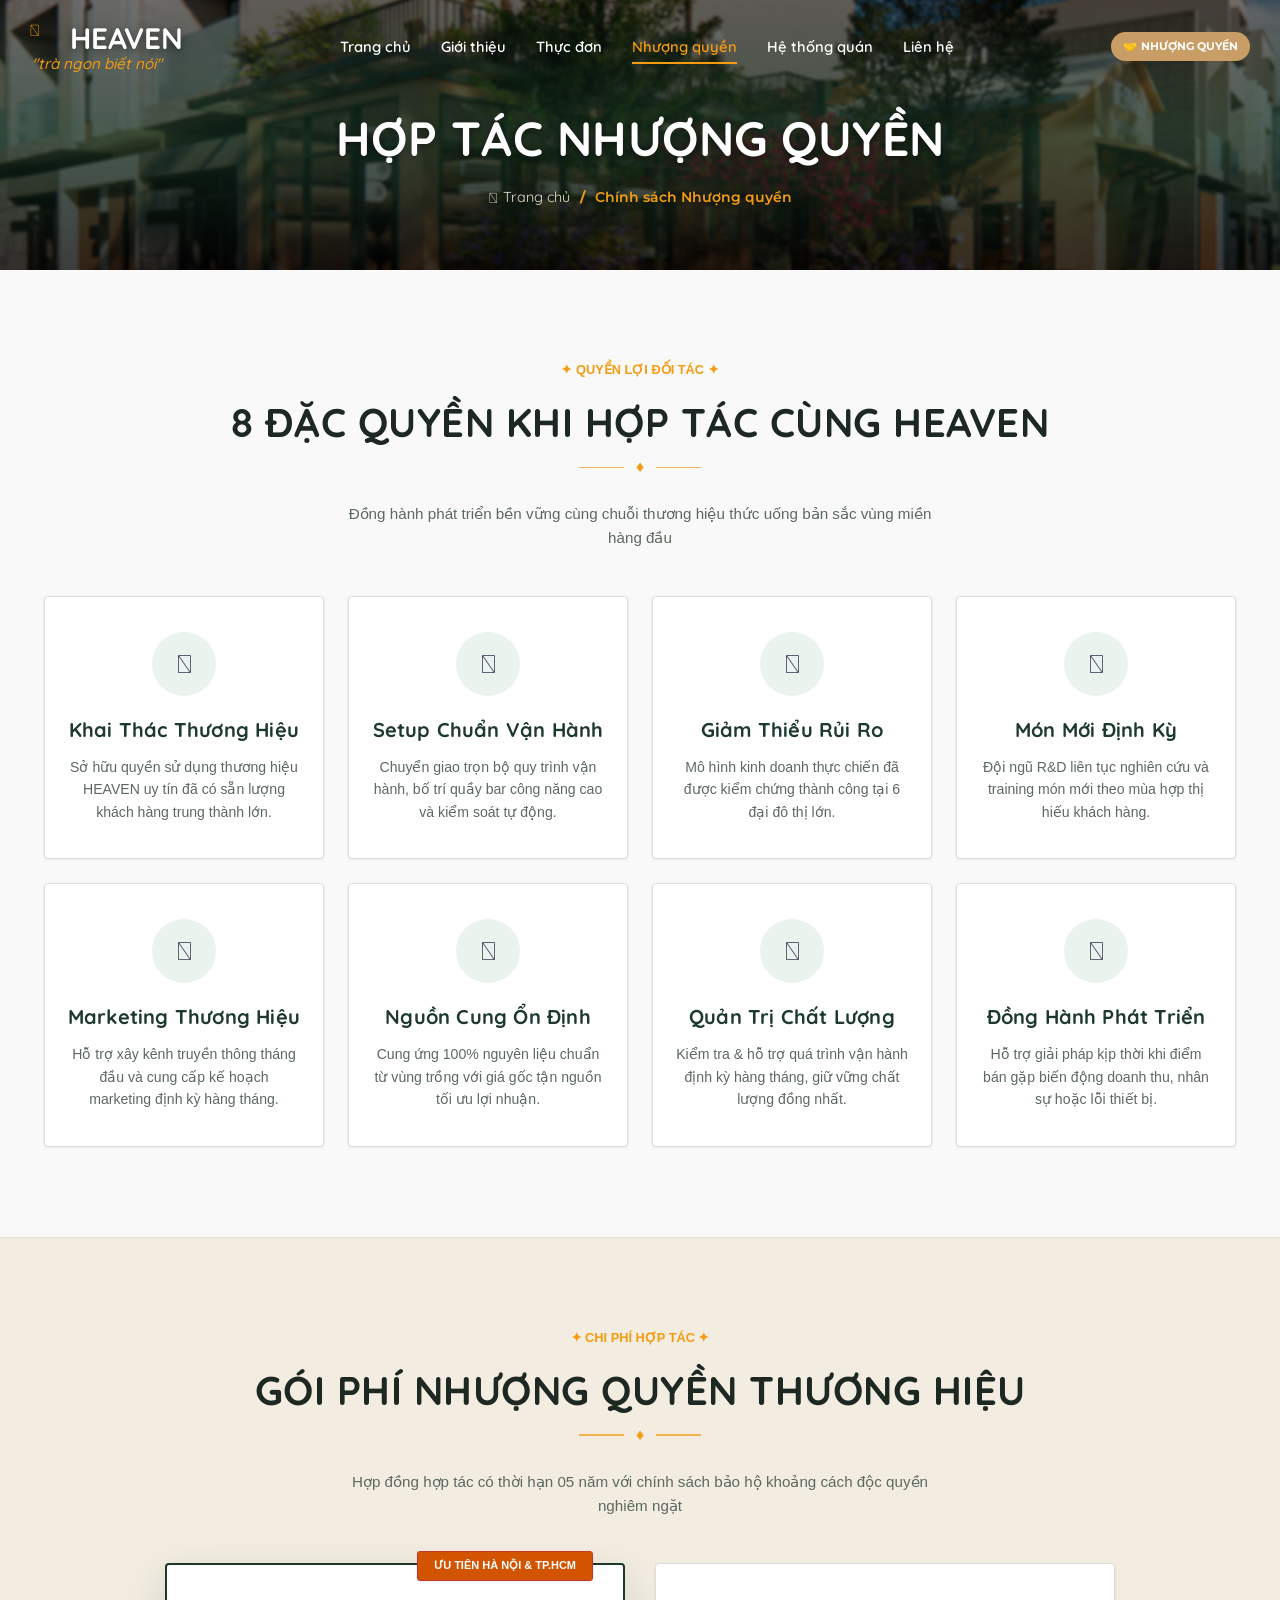
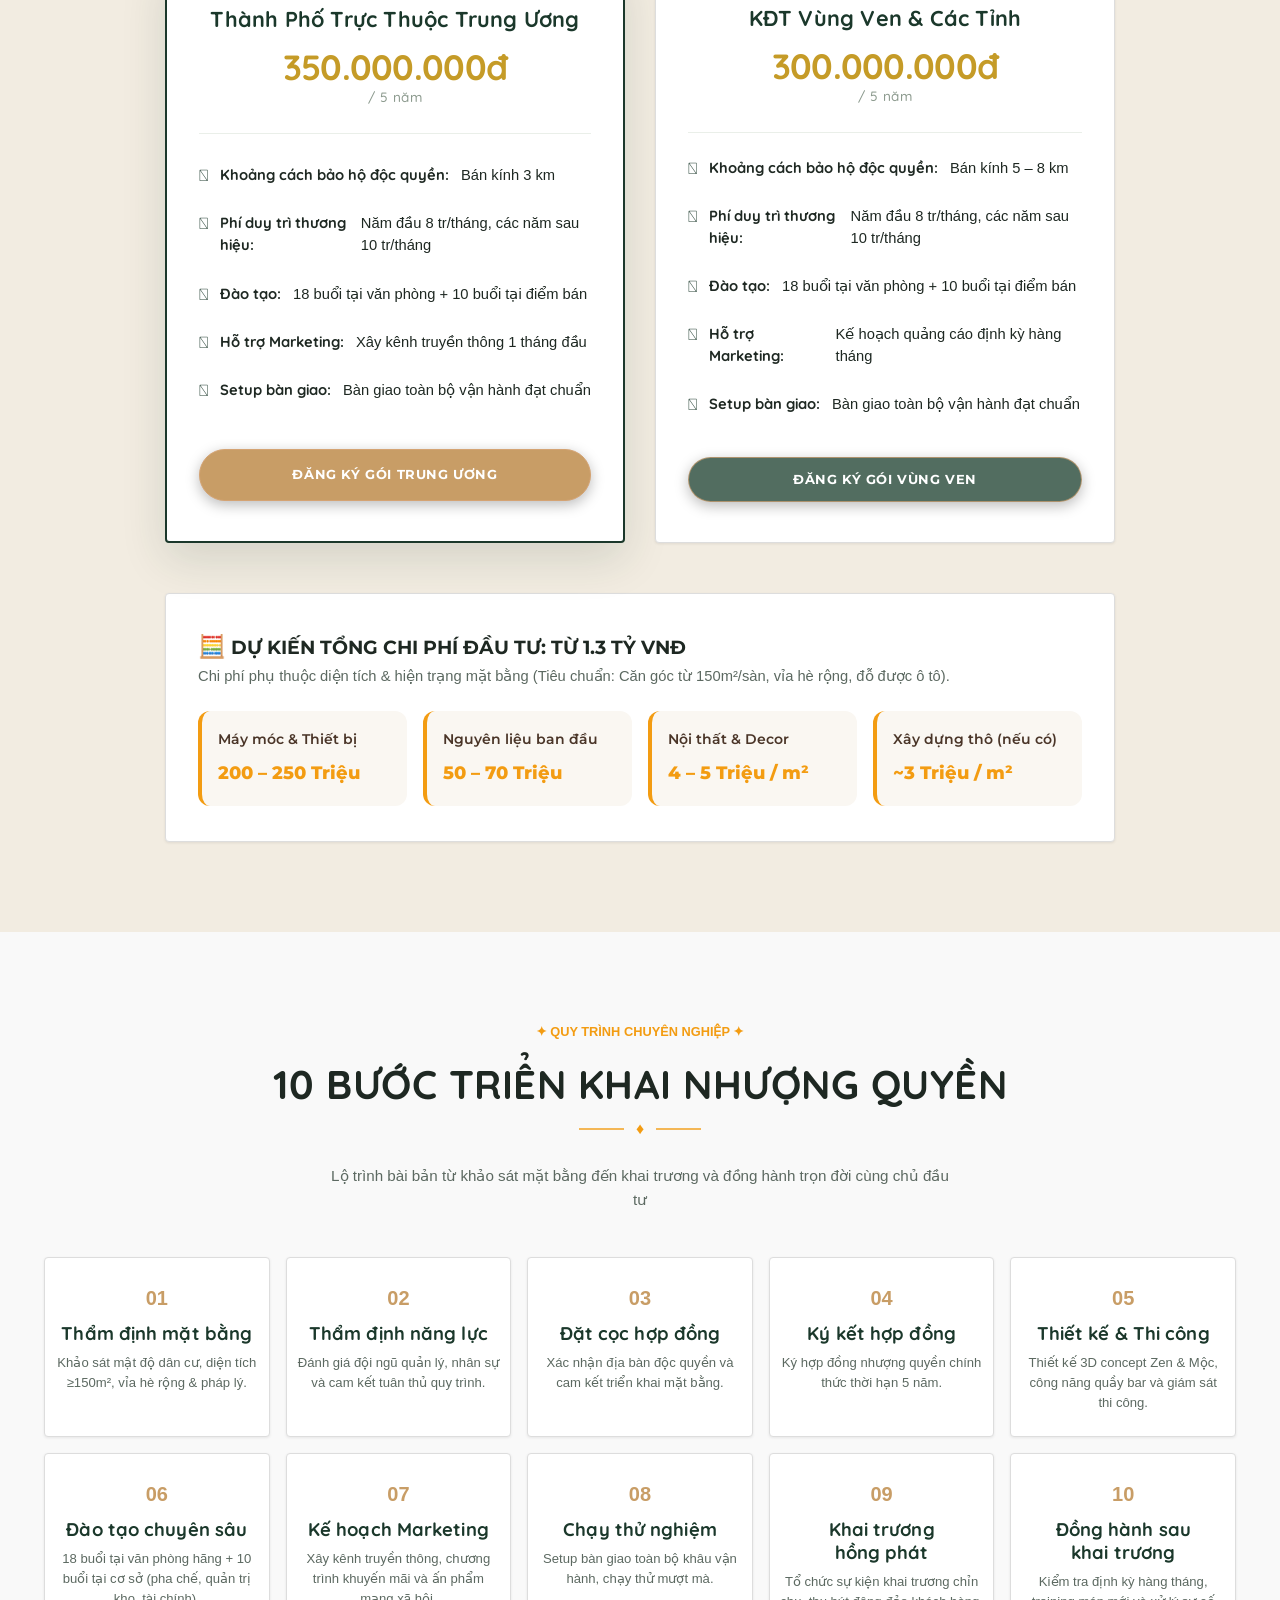
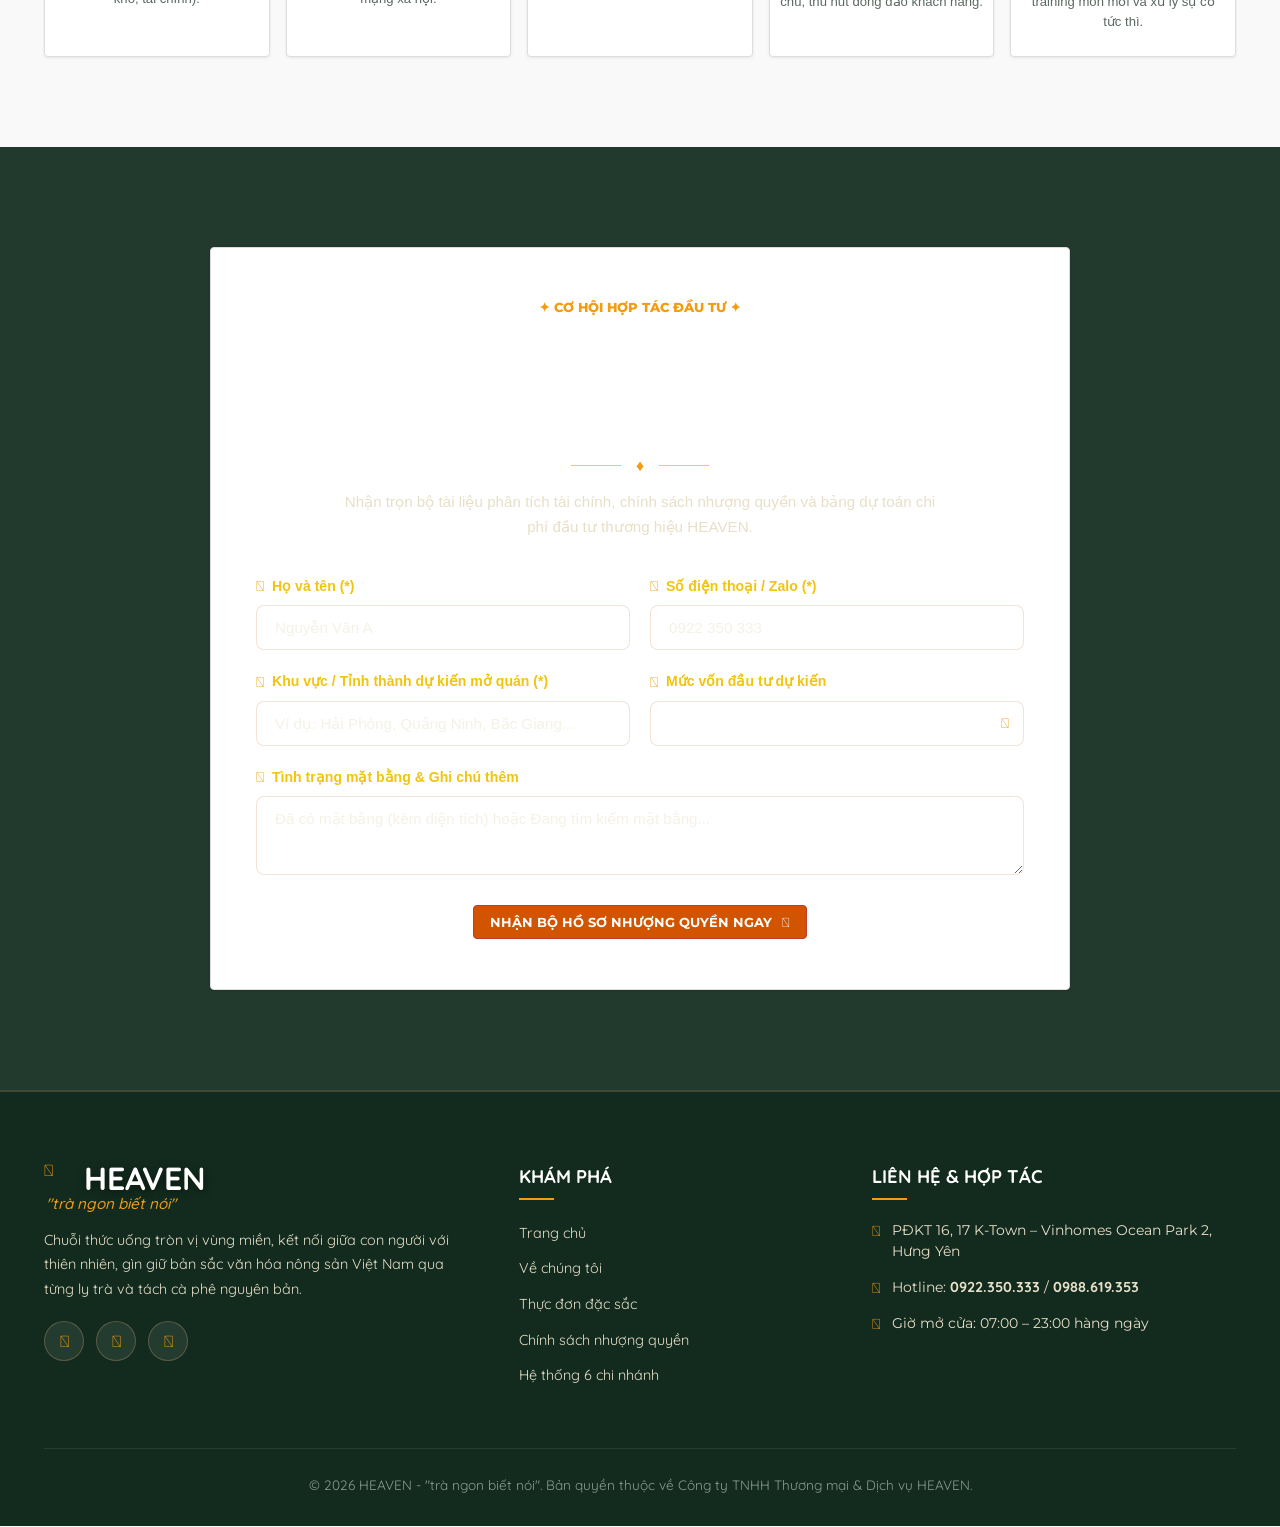
<file: franchise.html>
<!DOCTYPE html>
<html lang="vi">
<head>
    <meta charset="UTF-8">
    <meta name="viewport" content="width=device-width, initial-scale=1.0">
    <title>Hợp Tác Nhượng Quyền - HEAVEN "Trà Ngon Biết Nói"</title>
    <!-- Google Fonts -->
    <link rel="preconnect" href="https://fonts.googleapis.com">
    <link rel="preconnect" href="https://fonts.gstatic.com" crossorigin>
    <link href="https://fonts.googleapis.com/css2?family=Playfair+Display:ital,wght@0,600;0,700;0,800;1,600&family=Montserrat:wght@400;500;600;700;800&family=Cormorant+Garamond:ital,wght@0,600;0,700;1,500;1,600&display=swap" rel="stylesheet">
    <!-- Font Awesome -->
    <link rel="stylesheet" href="https://cdnjs.cloudflare.com/ajax/libs/font-awesome/6.5.1/css/all.min.css">
    <link rel="stylesheet" href="style.css">
    <!-- FontAwesome & Quicksand Font -->
    <link rel="stylesheet" href="https://cdnjs.cloudflare.com/ajax/libs/font-awesome/6.5.1/css/all.min.css">
    <link href="https://fonts.googleapis.com/css2?family=Quicksand:wght@400;500;600;700&display=swap" rel="stylesheet">
    <style>
      *, html, body, h1, h2, h3, h4, h5, h6, p, a, button, input, select, textarea, label {
        font-family: 'Quicksand', sans-serif !important;
      }
      .fa, .fa-solid, .fa-regular, .fa-brands, .fa-duotone, i[class*="fa-"], span[class*="fa-"] {
        font-family: 'Quicksand', sans-serif !important;"Font Awesome 6 Free", "Font Awesome 6 Brands", "FontAwesome" !important;
      }
      .fa-brands, i.fa-brands {
        font-family: 'Quicksand', sans-serif !important;"Font Awesome 6 Brands" !important;
      }
    </style>
</head>
<body>

    <!-- Transparent Sticky Header -->
    <header class="site-header" id="siteHeader">
        <div class="header-container">
            <!-- Logo HEAVEN -->
            <a href="index.html" class="logo-brand">
                <div class="logo-main-wrap">
                    <i class="fa-solid fa-leaf logo-icon-svg"></i>
                    <span class="logo-main">HEAVEN</span>
                </div>
                <span class="logo-sub">"trà ngon biết nói"</span>
            </a>

            <!-- Navigation Menu -->
            <nav class="nav-menu">
                <ul class="nav-list">
                    <li class="nav-item"><a href="index.html" class="nav-link">Trang chủ</a></li>
                    <li class="nav-item"><a href="about.html" class="nav-link">Giới thiệu</a></li>
                    <li class="nav-item"><a href="menu.html" class="nav-link">Thực đơn</a></li>
                    <li class="nav-item"><a href="franchise.html" class="nav-link active">Nhượng quyền</a></li>
                    <li class="nav-item"><a href="contact.html" class="nav-link">Hệ thống quán</a></li>
                    <li class="nav-item"><a href="contact.html#lien-he" class="nav-link">Liên hệ</a></li>
                </ul>
            </nav>

            <!-- Single Franchise CTA Button -->
            <div class="header-cta">
                <a href="franchise.html" style="display: inline-flex !important; flex-direction: row !important; align-items: center !important; white-space: nowrap !important; padding: 6px 12px !important; font-size: 11px !important; font-weight: 700 !important; background-color: #C89D66 !important; color: #fff !important; border-radius: 9999px !important; gap: 4px !important; text-decoration: none !important;">
                    <span>🤝</span>
                    <span>NHƯỢNG QUYỀN</span>
                </a>
            </div>

            <!-- Mobile Menu Toggle -->
            <button class="mobile-toggle" id="mobileToggle" aria-label="Toggle Navigation">
                <span></span>
                <span></span>
                <span></span>
            </button>
        </div>
    </header>

    <!-- Page Header & Breadcrumb -->
    <section class="page-header-section">
        <div class="page-header-bg" style="background-image: url('assets/image20.png');"></div>
        <div class="page-header-overlay"></div>
        <div class="container page-header-content">
            <h1 class="page-header-title">HỢP TÁC NHƯỢNG QUYỀN</h1>
            <div class="page-breadcrumb">
                <a href="index.html"><i class="fa-solid fa-house"></i> Trang chủ</a>
                <span class="crumb-separator">/</span>
                <span class="crumb-current">Chính sách Nhượng quyền</span>
            </div>
        </div>
    </section>

    <!-- Khối Quyền Lợi Của Cơ Sở Nhượng Quyền (8 Quyền Lợi) -->
    <section class="franchise-benefits-section">
        <div class="container">
            <div class="section-header-center">
                <span class="section-tag">✦ QUYỀN LỢI ĐỐI TÁC ✦</span>
                <h2 class="section-main-title">8 ĐẶC QUYỀN KHI HỢP TÁC CÙNG HEAVEN</h2>
                <div class="vintage-rule"><span>♦</span></div>
                <p class="section-sub-desc">Đồng hành phát triển bền vững cùng chuỗi thương hiệu thức uống bản sắc vùng miền hàng đầu</p>
            </div>

            <div class="benefits-grid">
                <!-- 1 -->
                <div class="benefit-card">
                    <div class="benefit-icon"><i class="fa-solid fa-award"></i></div>
                    <h3>Khai Thác Thương Hiệu</h3>
                    <p>Sở hữu quyền sử dụng thương hiệu HEAVEN uy tín đã có sẵn lượng khách hàng trung thành lớn.</p>
                </div>

                <!-- 2 -->
                <div class="benefit-card">
                    <div class="benefit-icon"><i class="fa-solid fa-gears"></i></div>
                    <h3>Setup Chuẩn Vận Hành</h3>
                    <p>Chuyển giao trọn bộ quy trình vận hành, bố trí quầy bar công năng cao và kiểm soát tự động.</p>
                </div>

                <!-- 3 -->
                <div class="benefit-card">
                    <div class="benefit-icon"><i class="fa-solid fa-shield-halved"></i></div>
                    <h3>Giảm Thiểu Rủi Ro</h3>
                    <p>Mô hình kinh doanh thực chiến đã được kiểm chứng thành công tại 6 đại đô thị lớn.</p>
                </div>

                <!-- 4 -->
                <div class="benefit-card">
                    <div class="benefit-icon"><i class="fa-solid fa-wand-magic-sparkles"></i></div>
                    <h3>Món Mới Định Kỳ</h3>
                    <p>Đội ngũ R&D liên tục nghiên cứu và training món mới theo mùa hợp thị hiếu khách hàng.</p>
                </div>

                <!-- 5 -->
                <div class="benefit-card">
                    <div class="benefit-icon"><i class="fa-solid fa-bullhorn"></i></div>
                    <h3>Marketing Thương Hiệu</h3>
                    <p>Hỗ trợ xây kênh truyền thông tháng đầu và cung cấp kế hoạch marketing định kỳ hàng tháng.</p>
                </div>

                <!-- 6 -->
                <div class="benefit-card">
                    <div class="benefit-icon"><i class="fa-solid fa-truck-fast"></i></div>
                    <h3>Nguồn Cung Ổn Định</h3>
                    <p>Cung ứng 100% nguyên liệu chuẩn từ vùng trồng với giá gốc tận nguồn tối ưu lợi nhuận.</p>
                </div>

                <!-- 7 -->
                <div class="benefit-card">
                    <div class="benefit-icon"><i class="fa-solid fa-clipboard-check"></i></div>
                    <h3>Quản Trị Chất Lượng</h3>
                    <p>Kiểm tra & hỗ trợ quá trình vận hành định kỳ hàng tháng, giữ vững chất lượng đồng nhất.</p>
                </div>

                <!-- 8 -->
                <div class="benefit-card">
                    <div class="benefit-icon"><i class="fa-solid fa-handshake-angle"></i></div>
                    <h3>Đồng Hành Phát Triển</h3>
                    <p>Hỗ trợ giải pháp kịp thời khi điểm bán gặp biến động doanh thu, nhân sự hoặc lỗi thiết bị.</p>
                </div>
            </div>
        </div>
    </section>

    <!-- Khối Bảng Giá & Chi Phí Nhượng Quyền -->
    <section class="franchise-pricing-section">
        <div class="container">
            <div class="section-header-center">
                <span class="section-tag">✦ CHI PHÍ HỢP TÁC ✦</span>
                <h2 class="section-main-title">GÓI PHÍ NHƯỢNG QUYỀN THƯƠNG HIỆU</h2>
                <div class="vintage-rule"><span>♦</span></div>
                <p class="section-sub-desc">Hợp đồng hợp tác có thời hạn 05 năm với chính sách bảo hộ khoảng cách độc quyền nghiêm ngặt</p>
            </div>

                        <div class="pricing-grid">
                <!-- Gói 1: Thành phố Trung ương -->
                <div class="pricing-card featured">
                    <span class="pricing-badge">ƯU TIÊN HÀ NỘI & TP.HCM</span>
                    <div class="pricing-header-block" style="text-align: center; border-bottom: 1px solid #EAEFE9; padding-bottom: 24px; margin-bottom: 24px;">
                        <h3 class="pricing-title" style="font-family: 'Quicksand', sans-serif !important; font-weight: 700 !important; font-size: 1.35rem !important; text-transform: none !important; color: #1B382B !important; letter-spacing: 0.2px !important; line-height: 1.3 !important; margin-bottom: 12px !important; text-align: center !important;">Thành Phố Trực Thuộc Trung Ương</h3>
                        <div class="pricing-fee" style="margin: 10px 0 4px 0 !important; text-align: center !important; display: block !important;">
                            <span class="pricing-amount" style="font-family: 'Quicksand', sans-serif !important; font-size: 2.2rem !important; font-weight: 800 !important; color: #C59B27 !important; line-height: 1.2 !important; display: block !important; text-align: center !important; font-variant-numeric: normal !important; letter-spacing: -0.02em !important;">350.000.000đ</span>
                            <span class="pricing-period" style="font-family: 'Quicksand', sans-serif !important; font-size: 0.85rem !important; font-weight: 500 !important; color: #8C9A8E !important; display: block !important; text-align: center !important; margin-top: 2px !important;">/ 5 năm</span>
                        </div>
                    </div>
                    <ul class="pricing-features-list">
                        <li><i class="fa-solid fa-check"></i> <strong>Khoảng cách bảo hộ độc quyền:</strong> Bán kính 3 km</li>
                        <li><i class="fa-solid fa-check"></i> <strong>Phí duy trì thương hiệu:</strong> Năm đầu 8 tr/tháng, các năm sau 10 tr/tháng</li>
                        <li><i class="fa-solid fa-check"></i> <strong>Đào tạo:</strong> 18 buổi tại văn phòng + 10 buổi tại điểm bán</li>
                        <li><i class="fa-solid fa-check"></i> <strong>Hỗ trợ Marketing:</strong> Xây kênh truyền thông 1 tháng đầu</li>
                        <li><i class="fa-solid fa-check"></i> <strong>Setup bàn giao:</strong> Bàn giao toàn bộ vận hành đạt chuẩn</li>
                    </ul>
                    <a href="#dang-ky" class="btn-hero-primary" style="display: block; text-align: center;">ĐĂNG KÝ GÓI TRUNG ƯƠNG</a>
                </div>

                <!-- Gói 2: KĐT Vùng Ven & Các Tỉnh -->
                <div class="pricing-card">
                    <div class="pricing-header-block" style="text-align: center; border-bottom: 1px solid #EAEFE9; padding-bottom: 24px; margin-bottom: 24px;">
                        <h3 class="pricing-title" style="font-family: 'Quicksand', sans-serif !important; font-weight: 700 !important; font-size: 1.35rem !important; text-transform: none !important; color: #1B382B !important; letter-spacing: 0.2px !important; line-height: 1.3 !important; margin-bottom: 12px !important; text-align: center !important;">KĐT Vùng Ven &amp; Các Tỉnh</h3>
                        <div class="pricing-fee" style="margin: 10px 0 4px 0 !important; text-align: center !important; display: block !important;">
                            <span class="pricing-amount" style="font-family: 'Quicksand', sans-serif !important; font-size: 2.2rem !important; font-weight: 800 !important; color: #C59B27 !important; line-height: 1.2 !important; display: block !important; text-align: center !important; font-variant-numeric: normal !important; letter-spacing: -0.02em !important;">300.000.000đ</span>
                            <span class="pricing-period" style="font-family: 'Quicksand', sans-serif !important; font-size: 0.85rem !important; font-weight: 500 !important; color: #8C9A8E !important; display: block !important; text-align: center !important; margin-top: 2px !important;">/ 5 năm</span>
                        </div>
                    </div>
                    <ul class="pricing-features-list">
                        <li><i class="fa-solid fa-check"></i> <strong>Khoảng cách bảo hộ độc quyền:</strong> Bán kính 5 – 8 km</li>
                        <li><i class="fa-solid fa-check"></i> <strong>Phí duy trì thương hiệu:</strong> Năm đầu 8 tr/tháng, các năm sau 10 tr/tháng</li>
                        <li><i class="fa-solid fa-check"></i> <strong>Đào tạo:</strong> 18 buổi tại văn phòng + 10 buổi tại điểm bán</li>
                        <li><i class="fa-solid fa-check"></i> <strong>Hỗ trợ Marketing:</strong> Kế hoạch quảng cáo định kỳ hàng tháng</li>
                        <li><i class="fa-solid fa-check"></i> <strong>Setup bàn giao:</strong> Bàn giao toàn bộ vận hành đạt chuẩn</li>
                    </ul>
                    <a href="#dang-ky" class="btn-hero-secondary" style="display: block; text-align: center; color: var(--color-primary-green); border-color: var(--color-primary-green);">ĐĂNG KÝ GÓI VÙNG VEN</a>
                </div>
            </div>

            <!-- Bảng dự toán chi phí đầu tư -->
            <div class="cost-estimate-card" style="max-width: 950px; margin: 50px auto 0; background: #FFFFFF; border-radius: 20px; padding: 35px 32px; border: 1.5px solid rgba(212, 163, 115, 0.35); box-shadow: 0 10px 30px rgba(24, 61, 43, 0.05);">
                <h3>
                    <span style="font-size: 1.4rem;">🧮</span>
                    <span>DỰ KIẾN TỔNG CHI PHÍ ĐẦU TƯ: TỪ 1.3 TỶ VNĐ</span>
                </h3>
                <p style="font-size: 0.92rem; color: var(--color-text-muted); margin-bottom: 22px; text-wrap: balance; max-width: 100%; line-height: 1.6;">
                    Chi phí phụ thuộc diện tích & hiện trạng mặt bằng (Tiêu chuẩn: Căn góc từ 150m²/sàn, vỉa hè rộng, đỗ được ô tô).
                </p>
                <div style="display: grid; grid-template-columns: repeat(auto-fit, minmax(200px, 1fr)); gap: 16px; align-items: stretch;">
                    <div style="background: #FAF7F2; padding: 18px 16px; border-radius: 12px; border-left: 4px solid var(--color-sand-gold); display: flex; flex-direction: column; justify-content: space-between; gap: 8px;">
                        <span style="font-size: 0.85rem; font-weight: 600; color: #4A3528">Máy móc & Thiết bị</span>
                        <span style="font-size: 1.15rem; font-weight: 800; color: var(--color-sand-gold); font-variant-numeric: normal">200 – 250 Triệu</span>
                    </div>
                    <div style="background: #FAF7F2; padding: 18px 16px; border-radius: 12px; border-left: 4px solid var(--color-sand-gold); display: flex; flex-direction: column; justify-content: space-between; gap: 8px;">
                        <span style="font-size: 0.85rem; font-weight: 600; color: #4A3528">Nguyên liệu ban đầu</span>
                        <span style="font-size: 1.15rem; font-weight: 800; color: var(--color-sand-gold); font-variant-numeric: normal">50 – 70 Triệu</span>
                    </div>
                    <div style="background: #FAF7F2; padding: 18px 16px; border-radius: 12px; border-left: 4px solid var(--color-sand-gold); display: flex; flex-direction: column; justify-content: space-between; gap: 8px;">
                        <span style="font-size: 0.85rem; font-weight: 600; color: #4A3528">Nội thất & Decor</span>
                        <span style="font-size: 1.15rem; font-weight: 800; color: var(--color-sand-gold); font-variant-numeric: normal">4 – 5 Triệu / m²</span>
                    </div>
                    <div style="background: #FAF7F2; padding: 18px 16px; border-radius: 12px; border-left: 4px solid var(--color-sand-gold); display: flex; flex-direction: column; justify-content: space-between; gap: 8px;">
                        <span style="font-size: 0.85rem; font-weight: 600; color: #4A3528">Xây dựng thô (nếu có)</span>
                        <span style="font-size: 1.15rem; font-weight: 800; color: var(--color-sand-gold); font-variant-numeric: normal">~3 Triệu / m²</span>
                    </div>
                </div>
            </div>
        </div>
    </section>

    <!-- Khối Quy Trình Nhượng Quyền 10 Bước -->
    <section class="process-section" style="background-color: var(--color-bg-light);">
        <div class="container">
            <div class="section-header-center">
                <span class="section-tag">✦ QUY TRÌNH CHUYÊN NGHIỆP ✦</span>
                <h2 class="section-main-title">10 BƯỚC TRIỂN KHAI NHƯỢNG QUYỀN</h2>
                <div class="vintage-rule"><span>♦</span></div>
                <p class="section-sub-desc">Lộ trình bài bản từ khảo sát mặt bằng đến khai trương và đồng hành trọn đời cùng chủ đầu tư</p>
            </div>

            <div class="process-10-grid">
                <div class="process-10-card">
                    <span class="process-10-num">01</span>
                    <h4>Thẩm định mặt bằng</h4>
                    <p>Khảo sát mật độ dân cư, diện tích ≥150m², vỉa hè rộng & pháp lý.</p>
                </div>
                <div class="process-10-card">
                    <span class="process-10-num">02</span>
                    <h4>Thẩm định năng lực</h4>
                    <p>Đánh giá đội ngũ quản lý, nhân sự và cam kết tuân thủ quy trình.</p>
                </div>
                <div class="process-10-card">
                    <span class="process-10-num">03</span>
                    <h4>Đặt cọc hợp đồng</h4>
                    <p>Xác nhận địa bàn độc quyền và cam kết triển khai mặt bằng.</p>
                </div>
                <div class="process-10-card">
                    <span class="process-10-num">04</span>
                    <h4>Ký kết hợp đồng</h4>
                    <p>Ký hợp đồng nhượng quyền chính thức thời hạn 5 năm.</p>
                </div>
                <div class="process-10-card">
                    <span class="process-10-num">05</span>
                    <h4>Thiết kế & Thi công</h4>
                    <p>Thiết kế 3D concept Zen & Mộc, công năng quầy bar và giám sát thi công.</p>
                </div>
                <div class="process-10-card">
                    <span class="process-10-num">06</span>
                    <h4>Đào tạo chuyên sâu</h4>
                    <p>18 buổi tại văn phòng hãng + 10 buổi tại cơ sở (pha chế, quản trị kho, tài chính).</p>
                </div>
                <div class="process-10-card">
                    <span class="process-10-num">07</span>
                    <h4>Kế hoạch Marketing</h4>
                    <p>Xây kênh truyền thông, chương trình khuyến mãi và ấn phẩm mạng xã hội.</p>
                </div>
                <div class="process-10-card">
                    <span class="process-10-num">08</span>
                    <h4>Chạy thử nghiệm</h4>
                    <p>Setup bàn giao toàn bộ khâu vận hành, chạy thử mượt mà.</p>
                </div>
                <div class="process-10-card">
                    <span class="process-10-num">09</span>
                    <h4>Khai trương hồng phát</h4>
                    <p>Tổ chức sự kiện khai trương chỉn chu, thu hút đông đảo khách hàng.</p>
                </div>
                <div class="process-10-card">
                    <span class="process-10-num">10</span>
                    <h4>Đồng hành sau khai trương</h4>
                    <p>Kiểm tra định kỳ hàng tháng, training món mới và xử lý sự cố tức thì.</p>
                </div>
            </div>
        </div>
    </section>

    <!-- Form Đăng Ký Tư Vấn Nhượng Quyền -->
    <section class="reservation-section" id="dang-ky">
        <div class="reservation-bg" style="background-image: url('assets/image12.png');"></div>
        <div class="reservation-overlay"></div>

        <div class="container reservation-container">
            <div class="reservation-card">
                <div class="reservation-header">
                    <span class="reservation-badge">✦ CƠ HỘI HỢP TÁC ĐẦU TƯ ✦</span>
                    <h2 class="reservation-title">ĐĂNG KÝ NHẬN HỒ SƠ<br>TƯ VẤN NHƯỢNG QUYỀN</h2>
                    <div class="reservation-divider"><span>♦</span></div>
                    <p class="reservation-desc">Nhận trọn bộ tài liệu phân tích tài chính, chính sách nhượng quyền và bảng dự toán chi phí đầu tư thương hiệu HEAVEN.</p>
                </div>

                <form class="reservation-form" id="franchiseForm">
                    <div class="form-grid">
                        <!-- Ô 1: Họ và tên -->
                        <div class="form-group">
                            <label for="franName"><i class="fa-solid fa-user"></i> Họ và tên (*)</label>
                            <input type="text" id="franName" class="form-control" placeholder="Nguyễn Văn A" required>
                        </div>

                        <!-- Ô 2: Số điện thoại / Zalo -->
                        <div class="form-group">
                            <label for="franPhone"><i class="fa-solid fa-phone"></i> Số điện thoại / Zalo (*)</label>
                            <input type="tel" id="franPhone" class="form-control" placeholder="0922 350 333" required>
                        </div>

                        <!-- Ô 3: Khu vực / Tỉnh thành dự kiến mở quán -->
                        <div class="form-group">
                            <label for="franLocation"><i class="fa-solid fa-location-dot"></i> Khu vực / Tỉnh thành dự kiến mở quán (*)</label>
                            <input type="text" id="franLocation" class="form-control" placeholder="Ví dụ: Hải Phòng, Quảng Ninh, Bắc Giang..." required>
                        </div>

                        <!-- Ô 4: Mức vốn đầu tư dự kiến -->
                        <div class="form-group">
                            <label for="franBudget"><i class="fa-solid fa-coins"></i> Mức vốn đầu tư dự kiến</label>
                            <div class="select-wrap">
                                <select id="franBudget" class="form-control" required>
                                    <option value="under_500">Dưới 500 triệu</option>
                                    <option value="500_1000">500tr - 1 tỷ</option>
                                    <option value="1000_2000" selected>1 - 2 tỷ</option>
                                    <option value="over_2000">Trên 2 tỷ</option>
                                </select>
                                <i class="fa-solid fa-chevron-down select-arrow"></i>
                            </div>
                        </div>

                        <!-- Ô 5: Tình trạng mặt bằng & Ghi chú thêm -->
                        <div class="form-group full-width">
                            <label for="franPremise"><i class="fa-solid fa-building"></i> Tình trạng mặt bằng & Ghi chú thêm</label>
                            <textarea id="franPremise" class="form-control" rows="3" placeholder="Đã có mặt bằng (kèm diện tích) hoặc Đang tìm kiếm mặt bằng..."></textarea>
                        </div>
                    </div>

                    <div class="form-submit-wrap">
                        <button type="submit" class="btn-submit-reservation" id="btnSubmitFran">
                            <span class="btn-text">NHẬN BỘ HỒ SƠ NHƯỢNG QUYỀN NGAY</span>
                            <i class="fa-solid fa-circle-notch fa-spin btn-spinner"></i>
                        </button>
                    </div>

                    <div class="form-feedback" id="franchiseFeedback"></div>
                </form>
            </div>
        </div>
    </section>

    <!-- Footer -->
    <footer class="site-footer">
        <div class="container">
            <div class="footer-grid">
                <div class="footer-brand">
                    <a href="index.html" class="logo-brand">
                        <div class="logo-main-wrap">
                            <i class="fa-solid fa-leaf logo-icon-svg"></i>
                            <span class="logo-main">HEAVEN</span>
                        </div>
                        <span class="logo-sub">"trà ngon biết nói"</span>
                    </a>
                    <p class="footer-desc">
                        Chuỗi thức uống tròn vị vùng miền, kết nối giữa con người với thiên nhiên, gìn giữ bản sắc văn hóa nông sản Việt Nam qua từng ly trà và tách cà phê nguyên bản.
                    </p>
                    <div class="footer-socials">
                        <a href="#" aria-label="Facebook"><i class="fa-brands fa-facebook-f"></i></a>
                        <a href="#" aria-label="TikTok"><i class="fa-brands fa-tiktok"></i></a>
                        <a href="#" aria-label="Instagram"><i class="fa-brands fa-instagram"></i></a>
                    </div>
                </div>

                <div class="footer-nav">
                    <h4 class="footer-heading">KHÁM PHÁ</h4>
                    <ul class="footer-links">
                        <li><a href="index.html">Trang chủ</a></li>
                        <li><a href="about.html">Về chúng tôi</a></li>
                        <li><a href="menu.html">Thực đơn đặc sắc</a></li>
                        <li><a href="franchise.html">Chính sách nhượng quyền</a></li>
                        <li><a href="contact.html">Hệ thống 6 chi nhánh</a></li>
                    </ul>
                </div>

                <div class="footer-contact">
                    <h4 class="footer-heading">LIÊN HỆ & HỢP TÁC</h4>
                    <ul class="footer-contact-info">
                        <li>
                            <i class="fa-solid fa-location-dot"></i>
                            <span>PĐKT 16, 17 K-Town – Vinhomes Ocean Park 2, Hưng Yên</span>
                        </li>
                        <li>
                            <i class="fa-solid fa-phone"></i>
                            <span>Hotline: <strong>0922.350.333</strong> / <strong>0988.619.353</strong></span>
                        </li>
                        <li>
                            <i class="fa-solid fa-clock"></i>
                            <span>Giờ mở cửa: 07:00 – 23:00 hàng ngày</span>
                        </li>
                    </ul>
                </div>
            </div>

            <div class="footer-bottom">
                <p>© 2026 HEAVEN - "trà ngon biết nói". Bản quyền thuộc về Công ty TNHH Thương mại & Dịch vụ HEAVEN.</p>
            </div>
        </div>
    </footer>

    <script src="script.js"></script>
</body>
</html>
</file>
<file: style.css>
/* ==========================================================================
   FORCE 100% QUICKSAND FONT EVERYWHERE
   ========================================================================== */
html, body, div, span, applet, object, iframe,
h1, h2, h3, h4, h5, h6, p, blockquote, pre,
a, abbr, acronym, address, big, cite, code,
del, dfn, em, img, ins, kbd, q, s, samp,
small, strike, strong, sub, sup, tt, var,
b, u, i:not([class*="fa"]), center,
dl, dt, dd, ol, ul, li,
fieldset, form, label, legend,
table, caption, tbody, tfoot, thead, tr, th, td,
article, aside, canvas, details, embed, 
figure, figcaption, footer, header, hgroup, 
menu, nav, output, ruby, section, summary,
time, mark, audio, video, button, input, textarea, select {
    font-family: 'Quicksand', sans-serif !important;
}

/* Keep FontAwesome icons */
.fa, .fa-solid, .fa-regular, .fa-brands, .fa-duotone, .fa-thin, .fa-light, 
i[class*="fa-"], span[class*="fa-"] {
    font-family: "Font Awesome 6 Free", "Font Awesome 6 Brands", "FontAwesome" !important;
    font-weight: 900 !important;
    font-style: normal !important;
}

.fa-brands, i.fa-brands {
    font-family: "Font Awesome 6 Brands" !important;
    font-weight: 400 !important;
}

/* ==========================================================================
   GLOBAL QUICKSAND & FONTAWESOME ICON PRESERVATION
   ========================================================================== */
@import url('https://fonts.googleapis.com/css2?family=Quicksand:wght@400;500;600;700&display=swap');

*, html, body, h1, h2, h3, h4, h5, h6, p, a, button, input, select, textarea, label {
    font-family: 'Quicksand', sans-serif !important;
}

/* Explicitly preserve FontAwesome icons from being overridden by Quicksand */
.fa, .fa-solid, .fa-regular, .fa-brands, .fa-duotone, .fa-thin, .fa-light, 
i[class*="fa-"], span[class*="fa-"], i.fa-solid, i.fa-brands, i.fa-regular {
    font-family: "Font Awesome 6 Free", "Font Awesome 6 Brands", "FontAwesome" !important;
    font-weight: 900 !important;
    font-style: normal !important;
}

.fa-brands, i.fa-brands {
    font-family: "Font Awesome 6 Brands" !important;
    font-weight: 400 !important;
}


/* ==========================================================================
   DOWNGRADE: CHEAP RETAIL WORDPRESS THEME STYLE
   ========================================================================== */
@import url('https://fonts.googleapis.com/css2?family=Quicksand:wght@400;500;600;700&display=swap');

:root {
    --font-heading: 'Quicksand', sans-serif !important;
    --font-body: 'Quicksand', sans-serif !important;
    --font-display: 'Quicksand', sans-serif !important;
    --font-soft: 'Quicksand', sans-serif !important;
    --color-sand-gold: #f39c12 !important;
    --color-gold: #f39c12 !important;
    --color-gold-light: #f1c40f !important;
    --color-gold-dark: #d35400 !important;
    --color-primary-green: #2c3e50 !important;
    --color-deep-green: #1a252f !important;
    --color-forest: #2c3e50 !important;
    --color-bg-light: #f9f9f9 !important;
    --color-bg-alt: #f5f5f5 !important;
    --color-border: #dddddd !important;
    --shadow-soft: 0 1px 3px rgba(0,0,0,0.1) !important;
    --shadow-premium: 0 1px 3px rgba(0,0,0,0.1) !important;
    --shadow-card: 0 1px 3px rgba(0,0,0,0.1) !important;
    --radius-sm: 3px !important;
    --radius-md: 4px !important;
    --radius-lg: 4px !important;
    --radius-xl: 4px !important;
    --radius-full: 4px !important;
    --transition-smooth: none !important;
}

*, *::before, *::after {
    font-family: 'Quicksand', sans-serif !important;
    letter-spacing: normal !important;
}

body, html, h1, h2, h3, h4, h5, h6, p, span, a, button, input, label, select, textarea, div, section {
    font-family: 'Quicksand', sans-serif !important;
    letter-spacing: 0 !important;
}

/* Square / sharp retail corners & flat borders */
.pricing-card,
.benefit-card,
.process-10-card,
.branch-card,
.system-branch-card,
.catalog-item-card,
.dish-card,
.highlight-card,
.story-block,
.value-card,
.contact-info-card,
.cost-estimate-card,
.reservation-card,
.timeline-box,
.about-hero,
.stat-box,
.modal-content,
.badge,
.pricing-badge,
.tag-item,
.branch-tag {
    border-radius: 4px !important;
    border: 1px solid #ddd !important;
    box-shadow: 0 1px 3px rgba(0, 0, 0, 0.08) !important;
    transition: none !important;
    backdrop-filter: none !important;
    background: #ffffff !important;
}

/* Cheap Flat Retail Buttons */
.btn-hero-primary,
.btn-hero-secondary,
.btn-header-cta,
.btn-franchise,
.btn-catalog-action,
.btn-form-submit,
.btn-filter,
.btn-outline,
.btn-primary,
.branch-btn,
button,
input[type="submit"] {
    border-radius: 4px !important;
    background-color: #d35400 !important;
    background: #d35400 !important;
    color: #ffffff !important;
    border: 1px solid #c0392b !important;
    box-shadow: none !important;
    text-transform: uppercase !important;
    font-weight: 700 !important;
    letter-spacing: 0 !important;
    transition: none !important;
    padding: 8px 16px !important;
    font-size: 13px !important;
}

.btn-hero-primary:hover,
.btn-hero-secondary:hover,
.btn-header-cta:hover,
.btn-franchise:hover,
.btn-form-submit:hover,
button:hover {
    background-color: #e67e22 !important;
    background: #e67e22 !important;
    color: #ffffff !important;
    transform: none !important;
    box-shadow: none !important;
}

.btn-hero-secondary {
    background-color: #7f8c8d !important;
    background: #7f8c8d !important;
    border-color: #95a5a6 !important;
}

/* Cheap flat pricing headers and amounts */
.pricing-title {
    font-family: 'Quicksand', sans-serif !important;
    font-size: 1.1rem !important;
    font-weight: 700 !important;
    color: #333333 !important;
    text-transform: uppercase !important;
    margin-bottom: 8px !important;
}

.pricing-amount,
.pricing-fee .pricing-amount,
.pricing-fee {
    font-family: 'Quicksand', sans-serif !important;
    font-size: 1.8rem !important;
    font-weight: 700 !important;
    color: #d35400 !important;
    letter-spacing: 0 !important;
}

.pricing-period,
.pricing-fee .pricing-period {
    font-family: 'Quicksand', sans-serif !important;
    font-size: 0.85rem !important;
    color: #777777 !important;
}

.pricing-badge {
    background: #d35400 !important;
    color: #ffffff !important;
    border: 1px solid #c0392b !important;
    border-radius: 3px !important;
    font-size: 11px !important;
    font-weight: 700 !important;
}

.pricing-card.featured {
    border: 2px solid #d35400 !important;
    box-shadow: 0 2px 6px rgba(0,0,0,0.12) !important;
}

.pricing-features-list li i {
    color: #27ae60 !important;
}

/* 10 Step Process Cheap WordPress List */
.process-10-card h4,
.benefit-card h3,
.branch-card h3,
.dish-name,
.catalog-dish-name {
    font-family: 'Quicksand', sans-serif !important;
    font-size: 1rem !important;
    font-weight: 700 !important;
    color: #2c3e50 !important;
    letter-spacing: 0 !important;
}

.process-10-num {
    font-family: 'Quicksand', sans-serif !important;
    font-size: 1.1rem !important;
    font-weight: 700 !important;
    color: #d35400 !important;
}

.dish-price,
.catalog-price {
    font-family: 'Quicksand', sans-serif !important;
    font-weight: 700 !important;
    color: #d35400 !important;
    font-size: 1rem !important;
}

.hero-line-1 {
    font-family: 'Quicksand', sans-serif !important;
    font-size: 2.2rem !important;
    font-weight: 700 !important;
    color: #ffffff !important;
    text-shadow: 1px 1px 2px #000 !important;
}

.hero-line-2 {
    font-family: 'Quicksand', sans-serif !important;
    font-size: 1.3rem !important;
    font-style: normal !important;
    font-weight: 600 !important;
    color: #f39c12 !important;
    text-shadow: 1px 1px 2px #000 !important;
}

.hero-line-3 {
    font-family: 'Quicksand', sans-serif !important;
    font-size: 0.95rem !important;
    color: #ffffff !important;
    text-shadow: 1px 1px 2px #000 !important;
}

@import url('https://fonts.googleapis.com/css2?family=Cormorant+Garamond:wght@600;700&family=Plus+Jakarta+Sans:wght@400;500;600&display=swap');
/* ==========================================================================
   HEAVEN - "trà ngon biết nói"
   Official Brand Design System & Stylesheet
   ========================================================================== */

:root {
    /* Brand Colors extracted from HEAVEN document */
    --color-primary-green: #183D2B;
    --color-primary-dark: #122B1E;
    --color-forest: #22533B;
    --color-sage: #3D7355;
    --color-sage-light: #EBF3EE;
    
    --color-wood: #4A3528;
    --color-wood-light: #7A5C45;
    --color-sand-gold: #C89D66;
    --color-gold: #D4A373;
    --color-gold-light: #EBD4BA;
    
    --color-bg-light: #F9F6F0;
    --color-bg-card: #FFFFFF;
    --color-text-dark: #1E2822;
    --color-text-muted: #5C6961;
    --color-white: #FFFFFF;

    /* Typography */
    --font-heading: 'Quicksand', sans-serif !important;
    --font-serif: 'Cormorant Garamond', Georgia, serif;
    --font-soft: 'Quicksand', sans-serif !important;
    --font-body: 'Quicksand', sans-serif !important;

    /* Transitions */
    --transition-smooth: all 0.35s cubic-bezier(0.4, 0, 0.2, 1);
    --transition-zoom: transform 0.6s cubic-bezier(0.25, 1, 0.5, 1);
}

/* ==========================================================================
   Global Unified Typography Standard
   ========================================================================== */

/* 1. Văn bản mô tả thường, nút bấm, input */
body, p, span, a, button, input, label, select, textarea {
  font-family: 'Montserrat', sans-serif !important;
}

/* 2. Tiêu đề chính / Tiêu đề lớn / Banner / Tên thương hiệu */
h1, h2, .title-banner, .page-header-title, .hero-line-1, .logo-main, .section-main-title, .about-hero-title, .banner-title, .menu-title, .story-title, .cta-title {
  font-family: 'Quicksand', sans-serif !important;
  font-weight: 700 !important;
  letter-spacing: 0.05em;
}

/* 3. Slogan / Phụ đề nghệ thuật (chữ vàng nghiêng) */
.hero-line-2, .logo-sub, .story-tagline, .brand-quote, .banner-sub, [class*="slogan"] {
  font-family: 'Quicksand', sans-serif !important;
  font-style: italic !important;
  font-weight: 500 !important;
}

/* 4. Tiêu đề khối & Tên món */
h3, h4, h5, h6, .dish-name, .catalog-dish-name, .branch-title, .pricing-title, .value-title, .process-step-title, .reservation-title {
  font-family: 'Quicksand', sans-serif !important;
  font-weight: 700 !important;
}

/* 5. Giá tiền và số */
.price, [class*="price"], .dish-price, .catalog-price, .combo-price-main, .pricing-fee, .text-price {
  font-family: 'Montserrat', sans-serif !important;
  font-weight: 700 !important;
  font-variant-numeric: normal !important;
}

* {
    margin: 0;
    padding: 0;
    box-sizing: border-box;
}

html {
    scroll-behavior: smooth;
    font-size: 16px;
}

body {
    background-color: var(--color-bg-light);
    color: var(--color-text-dark);
    line-height: 1.6;
    overflow-x: hidden;
}

a {
    text-decoration: none;
    color: inherit;
    transition: var(--transition-smooth);
}

ul {
    list-style: none;
}

img {
    max-width: 100%;
    height: auto;
    display: block;
}

.container {
    max-width: 1240px;
    margin: 0 auto;
    padding: 0 24px;
}

.container-fluid {
    width: 100%;
    padding: 0;
}

/* ==========================================================================
   Header (Transparent Sticky Header)
   ========================================================================== */
.site-header {
    position: fixed;
    top: 0;
    left: 0;
    width: 100%;
    z-index: 1000;
    background: transparent;
    padding: 22px 0;
    transition: background 0.4s ease, padding 0.4s ease, box-shadow 0.4s ease, backdrop-filter 0.4s ease;
}

/* Scrolled state: Nền xanh rêu sẫm #183D2B mờ nhẹ */
.site-header.scrolled {
    background: rgba(24, 61, 43, 0.94);
    backdrop-filter: blur(12px);
    -webkit-backdrop-filter: blur(12px);
    padding: 12px 0;
    box-shadow: 0 4px 25px rgba(0, 0, 0, 0.4);
    border-bottom: 1px solid rgba(212, 163, 115, 0.25);
}

.header-container {
    max-width: 1320px;
    margin: 0 auto;
    padding: 0 30px;
    display: flex;
    align-items: center;
    justify-content: space-between;
}

/* Typography Logo 'HEAVEN - trà ngon biết nói' */
.logo-brand {
    display: flex;
    flex-direction: column;
    align-items: flex-start;
    line-height: 1;
    text-decoration: none;
    user-select: none;
}

.logo-main-wrap {
    display: flex;
    align-items: center;
    gap: 8px;
}

.logo-icon-svg {
    width: 32px;
    height: 32px;
    color: var(--color-gold);
}

.logo-main {
    font-family: var(--font-heading);
    font-size: 1.85rem;
    font-weight: 800;
    letter-spacing: 3px;
    color: var(--color-white);
    text-shadow: 0 2px 8px rgba(0, 0, 0, 0.5);
}

.logo-sub {
    font-family: var(--font-soft);
    font-size: 0.95rem;
    font-style: italic;
    font-weight: 600;
    color: var(--color-gold);
    letter-spacing: 1px;
    margin-top: 2px;
    padding-left: 2px;
}

.logo-brand:hover .logo-main {
    color: var(--color-gold-light);
}

/* Navigation Menu */
.nav-menu {
    display: flex;
    align-items: center;
}

.nav-list {
    display: flex;
    align-items: center;
    gap: 30px;
}

.nav-link {
    font-family: var(--font-body);
    font-size: 0.92rem;
    font-weight: 600;
    color: var(--color-white);
    letter-spacing: 0.3px;
    position: relative;
    padding: 6px 0;
    display: inline-block;
}

.nav-link::after {
    content: '';
    position: absolute;
    bottom: 0;
    left: 0;
    width: 0;
    height: 2px;
    background-color: var(--color-gold);
    transition: width 0.3s ease;
}

.nav-link:hover,
.nav-link.active {
    color: var(--color-gold);
}

.nav-link:hover::after,
.nav-link.active::after {
    width: 100%;
}

/* Nút CTA Header Khối Đặc Sang Trọng */
.header-cta {
    display: flex;
    align-items: center;
}

.btn-franchise-cta {
    display: inline-flex;
    align-items: center;
    justify-content: center;
    gap: 8px;
    background: linear-gradient(135deg, #D4A373 0%, #C89D66 100%);
    background-color: #C89D66;
    color: #FFFFFF !important;
    font-family: var(--font-heading);
    font-size: 0.8rem;
    font-weight: 800;
    text-transform: uppercase;
    letter-spacing: 1.5px;
    padding: 10px 22px;
    border-radius: 9999px;
    border: 1px solid rgba(255, 255, 255, 0.35);
    box-shadow: 0 4px 15px rgba(120, 53, 15, 0.35), 0 2px 4px rgba(0, 0, 0, 0.2);
    transition: all 0.3s cubic-bezier(0.4, 0, 0.2, 1);
    cursor: pointer;
    text-decoration: none;
    line-height: 1;
}

.btn-franchise-cta i {
    font-size: 0.95rem;
    color: #FFFFFF;
    transition: transform 0.3s ease;
}

.btn-franchise-cta:hover {
    filter: brightness(1.12);
    transform: translateY(-2px);
    box-shadow: 0 8px 25px rgba(200, 157, 102, 0.65), 0 0 15px rgba(212, 163, 115, 0.4);
    border-color: rgba(255, 255, 255, 0.6);
    color: #FFFFFF !important;
}

.btn-franchise-cta:hover i {
    transform: scale(1.1);
}

/* Mobile Toggle */
.mobile-toggle {
    display: none;
    flex-direction: column;
    justify-content: space-between;
    width: 28px;
    height: 20px;
    background: transparent;
    border: none;
    cursor: pointer;
    z-index: 1001;
}

.mobile-toggle span {
    display: block;
    height: 2px;
    width: 100%;
    background-color: var(--color-white);
    border-radius: 2px;
    transition: var(--transition-smooth);
}

/* ==========================================================================
   Hero Banner Slider (Full Width)
   ========================================================================== */
.hero-slider-section {
    position: relative;
    width: 100%;
    height: 100vh;
    min-height: 650px;
    overflow: hidden;
}

.heroSwiper {
    width: 100%;
    height: 100%;
}

.swiper-slide {
    position: relative;
    display: flex;
    align-items: center;
    justify-content: center;
    text-align: center;
    overflow: hidden;
}

.slide-bg {
    position: absolute;
    top: 0;
    left: 0;
    width: 100%;
    height: 100%;
    background-position: center;
    background-size: cover;
    background-repeat: no-repeat;
    transform: scale(1.05);
    transition: transform 7s cubic-bezier(0.25, 1, 0.5, 1);
}

.swiper-slide-active .slide-bg {
    transform: scale(1.14);
}

.hero-overlay {
    position: absolute;
    top: 0;
    left: 0;
    width: 100%;
    height: 100%;
    background: linear-gradient(
        180deg, 
        rgba(0, 0, 0, 0.52) 0%, 
        rgba(0, 0, 0, 0.42) 40%, 
        rgba(0, 0, 0, 0.48) 60%, 
        rgba(0, 0, 0, 0.72) 100%
    );
    z-index: 1;
}



.hero-actions {
    display: flex !important;
    gap: 16px !important;
    justify-content: center !important;
    align-items: center !important;
    flex-wrap: wrap !important;
    margin-top: 24px !important;
    width: 100% !important;
}

.btn-hero-primary {
    display: inline-flex !important;
    align-items: center !important;
    justify-content: center !important;
    white-space: nowrap !important;
    padding: 12px 24px !important;
    border-radius: 9999px !important;
    font-family: 'Montserrat', sans-serif !important;
    font-weight: 700 !important;
    font-size: 13px !important;
    letter-spacing: 0.05em !important;
    text-transform: uppercase !important;
    background-color: #C89D66 !important;
    color: #FFFFFF !important;
    border: 1.5px solid #D4A373 !important;
    text-decoration: none !important;
    box-shadow: 0 4px 15px rgba(0, 0, 0, 0.25) !important;
    transition: all 0.3s ease !important;
}

.btn-hero-primary:hover {
    background-color: #B58B55 !important;
    transform: translateY(-2px) !important;
    box-shadow: 0 6px 20px rgba(200, 157, 102, 0.45) !important;
}

.btn-hero-secondary {
    display: inline-flex !important;
    align-items: center !important;
    justify-content: center !important;
    white-space: nowrap !important;
    padding: 12px 24px !important;
    border-radius: 9999px !important;
    font-family: 'Montserrat', sans-serif !important;
    font-weight: 700 !important;
    font-size: 13px !important;
    letter-spacing: 0.05em !important;
    text-transform: uppercase !important;
    background: rgba(24, 61, 43, 0.75) !important;
    color: #FFFFFF !important;
    border: 1.5px solid rgba(212, 163, 115, 0.7) !important;
    backdrop-filter: blur(6px) !important;
    text-decoration: none !important;
    box-shadow: 0 4px 15px rgba(0, 0, 0, 0.25) !important;
    transition: all 0.3s ease !important;
}

.btn-hero-secondary:hover {
    border-color: #E0A96D !important;
    color: #E0A96D !important;
    background: rgba(24, 61, 43, 0.95) !important;
    transform: translateY(-2px) !important;
}

.hero-nav-btn {
    width: 52px;
    height: 52px;
    border-radius: 50%;
    background: rgba(0, 0, 0, 0.3);
    border: 1.5px solid rgba(255, 255, 255, 0.4);
    backdrop-filter: blur(6px);
    color: var(--color-white);
    display: flex;
    align-items: center;
    justify-content: center;
    transition: var(--transition-smooth);
    z-index: 10;
}

.hero-nav-btn::after {
    display: none;
}

.hero-nav-btn i {
    font-size: 1.3rem;
    color: var(--color-white);
    transition: transform 0.3s ease;
}

.swiper-button-prev.hero-nav-btn {
    left: 25px;
}

.swiper-button-next.hero-nav-btn {
    right: 25px;
}

.hero-nav-btn:hover {
    background: var(--color-sand-gold);
    border-color: var(--color-gold-light);
    transform: scale(1.1);
}

.swiper-pagination-bullet {
    width: 10px;
    height: 10px;
    background: rgba(255, 255, 255, 0.5);
    opacity: 1;
    transition: var(--transition-smooth);
}

.swiper-pagination-bullet-active {
    background: var(--color-gold);
    width: 28px;
    border-radius: 10px;
}

/* ==========================================================================
   Khối 3 Banner Điểm Nhấn (Top Highlights)
   ========================================================================== */
.highlights-section {
    position: relative;
    z-index: 20;
    margin-top: -65px;
    padding: 0 24px 60px;
}

.highlights-grid {
    display: grid;
    grid-template-columns: repeat(3, 1fr);
    gap: 24px;
    max-width: 1240px;
    margin: 0 auto;
}

.highlight-card {
    position: relative;
    height: 290px;
    border-radius: 16px;
    overflow: hidden;
    box-shadow: 0 12px 30px rgba(0, 0, 0, 0.22);
    border: 1.5px solid rgba(212, 163, 115, 0.3);
    cursor: pointer;
}

.highlight-bg {
    position: absolute;
    top: 0;
    left: 0;
    width: 100%;
    height: 100%;
    background-size: cover;
    background-position: center;
    transition: var(--transition-zoom);
}

.highlight-card:hover .highlight-bg {
    transform: scale(1.08);
}

.highlight-overlay {
    position: absolute;
    top: 0;
    left: 0;
    width: 100%;
    height: 100%;
    background: linear-gradient(
        180deg, 
        rgba(0, 0, 0, 0.35) 0%, 
        rgba(18, 43, 30, 0.6) 40%, 
        rgba(0, 0, 0, 0.88) 100%
    );
    transition: background 0.4s ease;
}

.highlight-card:hover .highlight-overlay {
    background: linear-gradient(
        180deg, 
        rgba(0, 0, 0, 0.45) 0%, 
        rgba(18, 43, 30, 0.75) 40%, 
        rgba(0, 0, 0, 0.94) 100%
    );
}

.highlight-content {
    position: relative;
    z-index: 2;
    height: 100%;
    padding: 26px;
    display: flex;
    flex-direction: column;
    justify-content: flex-end;
    align-items: flex-start;
    user-select: none;
}

.highlight-badge {
    font-family: var(--font-heading);
    font-size: 0.68rem;
    font-weight: 700;
    color: var(--color-gold);
    text-transform: uppercase;
    letter-spacing: 2px;
    margin-bottom: 8px;
    background: rgba(0, 0, 0, 0.5);
    padding: 4px 10px;
    border-radius: 4px;
    border: 1px solid rgba(212, 163, 115, 0.4);
    box-shadow: 0 2px 8px rgba(0, 0, 0, 0.4);
}

.highlight-title {
    font-family: var(--font-serif);
    font-size: 1.35rem;
    font-weight: 700;
    color: var(--color-white);
    margin-bottom: 6px;
    text-wrap: balance;
    text-shadow: 0 2px 10px rgba(0, 0, 0, 0.9);
}

.highlight-desc {
    font-size: 0.88rem;
    color: #E8DFC8;
    margin-bottom: 12px;
    line-height: 1.4;
    text-wrap: balance;
    text-shadow: 0 1px 6px rgba(0, 0, 0, 0.8);
}

.highlight-link {
    font-family: var(--font-heading);
    font-size: 0.78rem;
    font-weight: 700;
    color: var(--color-gold);
    display: inline-flex;
    align-items: center;
    gap: 8px;
    letter-spacing: 1px;
    text-transform: uppercase;
}

.highlight-link i {
    transition: transform 0.3s ease;
}

.highlight-card:hover .highlight-link {
    color: var(--color-gold-light);
}

.highlight-card:hover .highlight-link i {
    transform: translateX(6px);
}

/* ==========================================================================
   Page Header Section (About, Menu, Franchise, Contact)
   ========================================================================== */
.page-header-section {
    position: relative;
    height: 270px;
    min-height: 270px;
    display: flex;
    align-items: center;
    justify-content: center;
    text-align: center;
    overflow: hidden;
}

.page-header-bg {
    position: absolute;
    top: 0;
    left: 0;
    width: 100%;
    height: 100%;
    background-size: cover;
    background-position: center;
    filter: blur(1.5px);
    transform: scale(1.05);
}

.page-header-overlay {
    position: absolute;
    top: 0;
    left: 0;
    width: 100%;
    height: 100%;
    background: linear-gradient(
        180deg,
        rgba(0, 0, 0, 0.55) 0%,
        rgba(18, 43, 30, 0.75) 50%,
        rgba(0, 0, 0, 0.75) 100%
    );
}

.page-header-content {
    position: relative;
    z-index: 2;
    margin-top: 40px;
    padding: 0 20px;
    max-width: 1000px;
    width: 100%;
    text-wrap: balance;
    user-select: none;
}

.page-header-title {
    font-family: 'Montserrat', sans-serif !important;
    font-size: clamp(1.85rem, 4vw, 3rem);
    font-weight: 700 !important;
    color: #FFFFFF !important;
    letter-spacing: 4px !important;
    text-transform: uppercase;
    margin-bottom: 8px;
    text-shadow: 0 2px 10px rgba(0, 0, 0, 0.5) !important;
    filter: none !important;
    -webkit-text-stroke: 0 !important;
    text-wrap: balance;
}

.page-breadcrumb {
    display: inline-flex;
    align-items: center;
    gap: 10px;
    font-size: 0.9rem;
    color: #D1C2B4;
}

.page-breadcrumb a {
    color: #E8DFC8;
    display: inline-flex;
    align-items: center;
    gap: 6px;
}

.page-breadcrumb a:hover {
    color: var(--color-gold);
}

.crumb-separator {
    color: var(--color-gold);
    font-weight: 700;
}

.crumb-current {
    color: var(--color-gold);
    font-weight: 600;
}

/* ==========================================================================
   Khối Câu Chuyện Thương Hiệu (Story / About)
   ========================================================================== */
.about-story-section {
    padding: 90px 0;
    background-color: var(--color-bg-light);
}

.story-grid {
    display: grid;
    grid-template-columns: 1fr 1.15fr;
    gap: 60px;
    align-items: center;
}

.story-image-col {
    position: relative;
}

.story-image-wrap {
    position: relative;
    border-radius: 16px;
}

.story-image-wrap img {
    width: 100%;
    height: 480px;
    object-fit: cover;
    border-radius: 16px;
    box-shadow: 0 16px 40px rgba(24, 61, 43, 0.18);
    position: relative;
    z-index: 2;
    border: 1.5px solid rgba(212, 163, 115, 0.3);
}

.story-frame-border {
    position: absolute;
    top: -14px;
    left: -14px;
    width: 100%;
    height: 100%;
    border: 2px solid var(--color-gold);
    border-radius: 16px;
    z-index: 1;
    opacity: 0.85;
}

.story-floating-badge {
    position: absolute;
    bottom: -20px;
    right: -20px;
    z-index: 3;
    background: var(--color-primary-green);
    border: 2px solid var(--color-gold);
    padding: 14px 20px;
    border-radius: 12px;
    box-shadow: 0 10px 25px rgba(0, 0, 0, 0.35);
    display: flex;
    align-items: center;
    gap: 14px;
}

.story-floating-badge i {
    font-size: 2rem;
    color: var(--color-gold);
}

.badge-text {
    display: flex;
    flex-direction: column;
}

.badge-sub {
    font-family: var(--font-body);
    font-size: 0.7rem;
    font-weight: 700;
    color: var(--color-gold-light);
    letter-spacing: 1.5px;
    text-transform: uppercase;
}

.badge-title {
    font-family: var(--font-body);
    font-size: 0.85rem;
    font-weight: 800;
    color: var(--color-white);
    letter-spacing: 0.8px;
    text-transform: uppercase;
    text-shadow: none !important;
}

.story-content-col {
    padding-left: 10px;
}

.section-tag {
    font-family: var(--font-body);
    font-size: 0.8rem;
    font-weight: 800;
    color: var(--color-gold);
    letter-spacing: 2px;
    text-transform: uppercase;
    display: block;
    margin-bottom: 10px;
}

.story-title {
    font-family: var(--font-serif);
    font-size: clamp(2rem, 3.2vw, 2.7rem);
    font-weight: 700;
    color: var(--color-text-dark);
    line-height: 1.25;
    margin-bottom: 16px;
}

.story-divider,
.vintage-rule {
    display: flex;
    align-items: center;
    gap: 12px;
    margin-bottom: 22px;
    color: var(--color-gold);
}

.story-divider::before,
.story-divider::after,
.vintage-rule::before,
.vintage-rule::after {
    content: '';
    width: 45px;
    height: 1.5px;
    background-color: var(--color-gold);
    opacity: 0.7;
}

.story-desc {
    font-size: 1.05rem;
    color: var(--color-text-dark);
    font-weight: 500;
    margin-bottom: 14px;
    line-height: 1.7;
}

.story-desc-sub {
    font-size: 0.95rem;
    color: var(--color-text-muted);
    margin-bottom: 35px;
    line-height: 1.7;
}

.story-stats-grid {
    display: grid;
    grid-template-columns: repeat(3, 1fr);
    gap: 16px;
}

.stat-box {
    background: #FFFFFF;
    border: 1px solid rgba(212, 163, 115, 0.35);
    padding: 20px 14px;
    border-radius: 12px;
    text-align: center;
    box-shadow: 0 4px 15px rgba(24, 61, 43, 0.05);
    transition: var(--transition-smooth);
}

.stat-box:hover {
    transform: translateY(-5px);
    border-color: var(--color-gold);
    box-shadow: 0 10px 25px rgba(212, 163, 115, 0.2);
}

.stat-number {
    display: block;
    font-family: var(--font-heading);
    font-size: 1.75rem;
    font-weight: 800;
    color: var(--color-sand-gold);
    margin-bottom: 4px;
    line-height: 1;
}

.stat-label {
    font-size: 0.8rem;
    font-weight: 600;
    color: var(--color-text-dark);
    line-height: 1.3;
}

/* ==========================================================================
   Khối Thực Đơn Nổi Bật (Featured Menu Tabs)
   ========================================================================== */
.featured-menu-section {
    padding: 90px 0 100px;
    background-color: #F2ECE1;
    border-top: 1px solid rgba(212, 163, 115, 0.2);
}

.menu-header,
.section-header-center {
    text-align: center;
    margin-bottom: 45px;
}

.section-header-center .vintage-rule,
.menu-header .menu-divider {
    justify-content: center;
}

.menu-icon-leaf {
    display: flex;
    align-items: center;
    justify-content: center;
    gap: 10px;
    color: var(--color-gold);
    font-size: 1.4rem;
    margin-bottom: 12px;
}

.menu-title,
.section-main-title {
    font-family: var(--font-serif);
    font-size: clamp(1.85rem, 3.2vw, 2.5rem);
    font-weight: 800;
    color: var(--color-text-dark);
    letter-spacing: 2px;
    text-transform: uppercase;
}

.menu-subtitle,
.section-sub-desc {
    font-size: 0.95rem;
    color: var(--color-text-muted);
    max-width: 620px;
    margin: 0 auto;
}

/* Menu Tabs & Category Filter Bar */
.full-menu-section {
    padding-top: 40px;
    padding-bottom: 96px; /* pb-24 */
}

.category-filter-wrapper {
    width: 100%;
    margin-top: 36px; /* mt-8 / mt-10 */
    margin-bottom: 48px; /* mb-10 / mb-12 */
}

.menu-tabs,
.category-filter-bar {
    display: flex;
    justify-content: center;
    align-items: center;
    flex-wrap: wrap;
    row-gap: 12px; /* gap-y-3 */
    column-gap: 8px; /* gap-x-2 */
    width: 100%;
}

@media (min-width: 768px) {
    .menu-tabs,
    .category-filter-bar {
        gap: 16px; /* gap-4 */
    }
}

@media (max-width: 768px) {
    .full-menu-section {
        padding-top: 32px;
        padding-bottom: 64px; /* pb-16 */
    }
    .category-filter-wrapper {
        margin-top: 28px;
        margin-bottom: 36px;
    }
}

.menu-tab-btn,
.cat-filter-btn {
    background: #FFFFFF;
    border: 1.5px solid rgba(24, 61, 43, 0.2);
    color: var(--color-text-dark);
    font-family: var(--font-body);
    font-size: 0.88rem;
    font-weight: 700;
    letter-spacing: 0.3px;
    padding: 10px 22px;
    border-radius: 40px;
    cursor: pointer;
    transition: var(--transition-smooth);
    box-shadow: 0 3px 10px rgba(0, 0, 0, 0.03);
    white-space: nowrap;
}

.menu-tab-btn:hover,
.cat-filter-btn:hover {
    border-color: var(--color-gold);
    color: var(--color-gold);
    background-color: #FFFFFF;
    transform: translateY(-2px);
    box-shadow: 0 6px 15px rgba(212, 163, 115, 0.2);
}

.menu-tab-btn.active,
.cat-filter-btn.active {
    background-color: var(--color-primary-green);
    color: var(--color-white);
    border-color: var(--color-primary-green);
    box-shadow: 0 4px 15px rgba(24, 61, 43, 0.3);
}

/* Menu Grid */
.menu-grid,
.menu-catalog-grid {
    display: grid;
    grid-template-columns: repeat(4, 1fr);
    gap: 26px;
}

.menu-card,
.catalog-item-card {
    background: #FFFFFF;
    border-radius: 16px;
    overflow: hidden;
    box-shadow: 0 8px 24px rgba(24, 61, 43, 0.06);
    border: 1px solid rgba(212, 163, 115, 0.25);
    transition: var(--transition-smooth);
    display: flex;
    flex-direction: column;
}

.menu-card:hover,
.catalog-item-card:hover {
    transform: translateY(-8px);
    box-shadow: 0 16px 36px rgba(24, 61, 43, 0.14);
    border-color: var(--color-gold);
}

.menu-img-wrap,
.catalog-img-box {
    position: relative;
    width: 100%;
    height: 230px;
    overflow: hidden;
    background-color: #E8E2D8;
}

.menu-img-wrap img,
.catalog-img-box img {
    width: 100%;
    height: 100%;
    object-fit: cover;
    transition: var(--transition-zoom);
}

.menu-card:hover .menu-img-wrap img,
.catalog-item-card:hover .catalog-img-box img {
    transform: scale(1.08);
}

.menu-tag,
.catalog-badge {
    position: absolute;
    top: 12px;
    left: 12px;
    font-family: var(--font-body);
    font-size: 0.68rem;
    font-weight: 800;
    letter-spacing: 0.5px;
    padding: 4px 11px;
    border-radius: 20px;
    text-transform: uppercase;
}

.menu-tag.signature,
.catalog-badge.signature {
    background: var(--color-primary-green);
    color: var(--color-gold);
    border: 1px solid var(--color-gold);
}

.menu-tag.best-seller,
.catalog-badge.best-seller {
    background: #C89D66;
    color: #FFFFFF;
}

.menu-tag.hot,
.catalog-badge.hot {
    background: #9E2A2B;
    color: #FFFFFF;
}

.menu-tag.new,
.catalog-badge.new {
    background: #2D6A4F;
    color: #FFFFFF;
}

.menu-info,
.catalog-info-box {
    padding: 20px;
    display: flex;
    flex-direction: column;
    flex-grow: 1;
}

.dish-name,
.catalog-dish-name {
    font-family: var(--font-serif);
    font-size: 1.1rem;
    font-weight: 700;
    color: var(--color-text-dark);
    margin-bottom: 6px;
    white-space: normal;
    overflow: visible;
    line-height: 1.35;
    min-height: 2.8rem;
    display: flex;
    align-items: center;
}

.dish-desc,
.catalog-dish-desc {
    font-family: var(--font-body);
    font-size: 0.82rem;
    color: #5C6961;
    margin-bottom: 14px;
    white-space: normal;
    overflow: visible;
    text-overflow: unset;
    line-height: 1.55;
    min-height: 2.6rem;
    display: block;
}

.dish-bottom,
.catalog-card-bottom {
    display: flex;
    align-items: center;
    justify-content: space-between;
    margin-top: auto;
    padding-top: 12px;
    border-top: 1px dashed rgba(24, 61, 43, 0.12);
}

.dish-price,
.catalog-price,
.price,
[class*="price"],
.text-price {
    font-family: 'Montserrat', sans-serif !important;
    font-weight: 700 !important;
    color: #C89D66 !important;
    font-variant-numeric: normal !important;
    letter-spacing: -0.02em;
    display: inline-flex;
    align-items: baseline;
}

.btn-add-item,
.btn-catalog-action {
    width: 36px;
    height: 36px;
    border-radius: 50%;
    background-color: var(--color-primary-green);
    border: 1.5px solid var(--color-gold);
    color: var(--color-gold);
    display: flex;
    align-items: center;
    justify-content: center;
    cursor: pointer;
    font-size: 0.9rem;
    transition: var(--transition-smooth);
}

.btn-add-item:hover,
.btn-catalog-action:hover {
    background-color: var(--color-sand-gold);
    color: #FFFFFF;
    border-color: #FFFFFF;
    transform: scale(1.1) rotate(90deg);
}

/* ==========================================================================
   Khối 6 Chi Nhánh Hệ Thống (Branches)
   ========================================================================== */
.branches-section {
    padding: 90px 0;
    background-color: var(--color-bg-light);
}

.branches-grid {
    display: grid;
    grid-template-columns: repeat(3, 1fr);
    gap: 26px;
}

.branch-card {
    background: #FFFFFF;
    border: 1.5px solid rgba(212, 163, 115, 0.3);
    border-radius: 16px;
    padding: 28px 24px;
    box-shadow: 0 8px 24px rgba(24, 61, 43, 0.05);
    transition: var(--transition-smooth);
    display: flex;
    flex-direction: column;
    justify-content: space-between;
    height: 100%;
}

.branch-card:hover {
    transform: translateY(-6px);
    border-color: var(--color-gold);
    box-shadow: 0 16px 35px rgba(212, 163, 115, 0.2);
}

.branch-header {
    display: flex;
    align-items: center;
    gap: 12px;
    margin-bottom: 14px;
}

.branch-icon {
    width: 44px;
    height: 44px;
    border-radius: 10px;
    background: var(--color-sage-light);
    color: var(--color-primary-green);
    display: flex;
    align-items: center;
    justify-content: center;
    font-size: 1.2rem;
    flex-shrink: 0;
}

.branch-title {
    font-family: 'Montserrat', sans-serif !important;
    font-weight: 700 !important;
    color: #1E3932 !important;
    letter-spacing: 0.02em !important;
}

.branch-address {
    font-size: 0.9rem;
    color: var(--color-text-muted);
    margin-bottom: 16px;
    line-height: 1.55;
    flex-grow: 1;
}

.branch-features {
    display: flex;
    gap: 8px;
    flex-wrap: wrap;
    margin-bottom: 18px;
}

.branch-tag {
    font-size: 0.75rem;
    font-weight: 600;
    padding: 3px 8px;
    background: #F4EFE6;
    color: var(--color-wood-light);
    border-radius: 4px;
}

.branch-hotline {
    font-size: 0.92rem;
    font-weight: 700;
    color: var(--color-sand-gold);
    display: inline-flex;
    align-items: center;
    gap: 6px;
    margin-top: auto;
    padding-top: 12px;
    border-top: 1px dashed rgba(212, 163, 115, 0.25);
}

/* ==========================================================================
   Khối Form Tư Vấn Nhượng Quyền (Franchise Form)
   ========================================================================== */
.reservation-section {
    position: relative;
    padding: 100px 0;
    overflow: hidden;
    color: var(--color-white);
}

.reservation-bg {
    position: absolute;
    top: 0;
    left: 0;
    width: 100%;
    height: 100%;
    background-size: cover;
    background-position: center;
    background-attachment: fixed;
}

.reservation-overlay {
    position: absolute;
    top: 0;
    left: 0;
    width: 100%;
    height: 100%;
    background: rgba(18, 43, 30, 0.93);
}

.reservation-container {
    position: relative;
    z-index: 2;
}

.reservation-card {
    max-width: 860px;
    margin: 0 auto;
    background: rgba(24, 61, 43, 0.78);
    backdrop-filter: blur(12px);
    -webkit-backdrop-filter: blur(12px);
    border: 1.5px solid rgba(212, 163, 115, 0.35);
    border-radius: 20px;
    padding: 50px 45px;
    box-shadow: 0 20px 60px rgba(0, 0, 0, 0.5);
}

.reservation-header {
    text-align: center;
    margin-bottom: 36px;
}

.reservation-badge {
    font-family: var(--font-body);
    font-size: 0.8rem;
    font-weight: 800;
    color: var(--color-gold);
    letter-spacing: 2px;
    margin-bottom: 10px;
    display: block;
    text-transform: uppercase;
}

.reservation-title {
    font-family: var(--font-serif);
    font-size: clamp(1.6rem, 3vw, 2.2rem);
    font-weight: 800;
    color: var(--color-white);
    letter-spacing: 1.5px;
}

.reservation-divider {
    display: flex;
    align-items: center;
    justify-content: center;
    gap: 15px;
    margin: 12px auto;
    color: var(--color-gold);
}

.reservation-divider::before,
.reservation-divider::after {
    content: '';
    width: 50px;
    height: 1px;
    background-color: var(--color-gold);
    opacity: 0.6;
}

.reservation-desc {
    font-size: 0.95rem;
    color: #E8DFC8;
    font-weight: 300;
    max-width: 600px;
    margin: 0 auto;
}

.form-grid {
    display: grid;
    grid-template-columns: repeat(2, 1fr);
    gap: 20px;
    margin-bottom: 30px;
}

.form-group {
    display: flex;
    flex-direction: column;
    gap: 8px;
}

.form-group.full-width {
    grid-column: 1 / -1;
}

.form-group label {
    font-size: 0.88rem;
    font-weight: 600;
    color: var(--color-gold-light);
    display: flex;
    align-items: center;
    gap: 8px;
}

.form-group label i {
    color: var(--color-gold);
}

.form-control {
    width: 100%;
    padding: 13px 18px;
    background: rgba(255, 255, 255, 0.08);
    border: 1px solid rgba(212, 163, 115, 0.3);
    border-radius: 8px;
    color: var(--color-white);
    font-family: var(--font-body);
    font-size: 0.95rem;
    transition: var(--transition-smooth);
    outline: none;
}

.form-control::placeholder {
    color: rgba(232, 223, 200, 0.45);
}

.form-control:focus {
    background: rgba(255, 255, 255, 0.12);
    border-color: var(--color-gold);
    box-shadow: 0 0 15px rgba(212, 163, 115, 0.35);
}

.select-wrap {
    position: relative;
}

.select-wrap select {
    appearance: none;
    -webkit-appearance: none;
    cursor: pointer;
    padding-right: 40px;
}

.select-wrap select option {
    background-color: var(--color-primary-green);
    color: #FFFFFF;
}

.select-arrow {
    position: absolute;
    right: 15px;
    top: 50%;
    transform: translateY(-50%);
    color: var(--color-gold);
    pointer-events: none;
    font-size: 0.85rem;
}

.form-submit-wrap {
    text-align: center;
}

.btn-submit-reservation {
    background-color: var(--color-sand-gold);
    color: var(--color-white);
    font-family: var(--font-heading);
    font-size: 0.95rem;
    font-weight: 700;
    letter-spacing: 2px;
    padding: 15px 45px;
    border-radius: 50px;
    border: 1.5px solid var(--color-gold-light);
    cursor: pointer;
    box-shadow: 0 6px 25px rgba(200, 157, 102, 0.4);
    transition: var(--transition-smooth);
    display: inline-flex;
    align-items: center;
    justify-content: center;
    gap: 10px;
    min-width: 260px;
}

.btn-submit-reservation:hover {
    background-color: #D9A96E;
    border-color: #FFFFFF;
    box-shadow: 0 0 25px rgba(200, 157, 102, 0.85), 0 0 45px rgba(212, 163, 115, 0.5);
    transform: translateY(-3px);
}

.btn-spinner {
    display: none;
}

.btn-submit-reservation.loading .btn-spinner {
    display: inline-block;
}

.btn-submit-reservation.loading .btn-text {
    opacity: 0.8;
}

.form-feedback {
    margin-top: 20px;
    text-align: center;
    display: none;
    padding: 14px 20px;
    border-radius: 8px;
    font-size: 0.95rem;
    font-weight: 600;
    animation: fadeIn 0.4s ease;
}

.form-feedback.success {
    display: block;
    background: rgba(46, 125, 50, 0.25);
    border: 1px solid #4CAF50;
    color: #A5D6A7;
}

.form-feedback.error {
    display: block;
    background: rgba(198, 40, 40, 0.25);
    border: 1px solid #EF5350;
    color: #FFCDD2;
}

@keyframes fadeIn {
    from { opacity: 0; transform: translateY(-8px); }
    to { opacity: 1; transform: translateY(0); }
}

/* ==========================================================================
   Nhượng Quyền Franchise Styles
   ========================================================================== */
.franchise-benefits-section {
    padding: 90px 0;
    background-color: var(--color-bg-light);
}

.benefits-grid {
    display: grid;
    grid-template-columns: repeat(4, 1fr);
    gap: 24px;
}

.benefit-card {
    background: #FFFFFF;
    border: 1px solid rgba(212, 163, 115, 0.3);
    border-radius: 16px;
    padding: 35px 22px;
    text-align: center;
    box-shadow: 0 8px 24px rgba(24, 61, 43, 0.05);
    transition: var(--transition-smooth);
}

.benefit-card:hover {
    transform: translateY(-6px);
    border-color: var(--color-gold);
    box-shadow: 0 16px 35px rgba(212, 163, 115, 0.2);
}

.benefit-icon {
    width: 64px;
    height: 64px;
    border-radius: 50%;
    background: var(--color-sage-light);
    color: var(--color-primary-green);
    display: flex;
    align-items: center;
    justify-content: center;
    font-size: 1.6rem;
    margin: 0 auto 18px;
}

.benefit-card h3 {
    font-family: 'Montserrat', sans-serif !important;
    font-weight: 700 !important;
    color: #1E3932 !important;
    font-size: 17px !important;
    letter-spacing: -0.01em !important;
    margin-bottom: 10px;
}

.benefit-card p {
    font-size: 0.88rem;
    color: var(--color-text-muted);
    line-height: 1.6;
}

/* Pricing Table Franchise */
.franchise-pricing-section {
    padding: 90px 0;
    background-color: #F2ECE1;
    border-top: 1px solid rgba(212, 163, 115, 0.2);
}

.pricing-grid {
    display: grid;
    grid-template-columns: repeat(2, 1fr);
    gap: 30px;
    max-width: 950px;
    margin: 0 auto;
}

.pricing-card {
    background: #FFFFFF;
    border: 2px solid rgba(212, 163, 115, 0.3);
    border-radius: 20px;
    padding: 45px 35px;
    box-shadow: 0 12px 35px rgba(24, 61, 43, 0.07);
    transition: var(--transition-smooth);
    position: relative;
}

.pricing-card.featured {
    border-color: var(--color-primary-green);
    background: linear-gradient(180deg, #FFFFFF 0%, #F5F9F6 100%);
    box-shadow: 0 16px 45px rgba(24, 61, 43, 0.15);
}

.pricing-badge {
    position: absolute;
    top: -14px;
    right: 30px;
    background: var(--color-primary-green);
    color: var(--color-gold);
    font-family: var(--font-heading);
    font-size: 0.72rem;
    font-weight: 800;
    letter-spacing: 1.5px;
    padding: 4px 14px;
    border-radius: 20px;
    border: 1px solid var(--color-gold);
}







.pricing-features-list {
    margin-bottom: 30px;
}

.pricing-features-list li {
    font-size: 0.92rem;
    color: var(--color-text-dark);
    margin-bottom: 12px;
    display: flex;
    align-items: center;
    gap: 10px;
}

.pricing-features-list li i {
    color: var(--color-sage);
}



/* Footer */
.site-footer {
    background-color: var(--color-primary-dark);
    color: #D1C2B4;
    padding: 70px 0 30px;
    border-top: 2px solid rgba(212, 163, 115, 0.25);
}

.footer-grid {
    display: grid;
    grid-template-columns: 1.4fr 1fr 1.2fr;
    gap: 50px;
    margin-bottom: 50px;
}

.footer-brand .logo-main {
    font-size: 2rem;
}

.footer-desc {
    font-size: 0.9rem;
    color: #E8DFC8;
    margin: 16px 0 20px;
    line-height: 1.7;
}

.footer-socials {
    display: flex;
    gap: 12px;
}

.footer-socials a {
    width: 40px;
    height: 40px;
    border-radius: 50%;
    background: rgba(255, 255, 255, 0.08);
    border: 1px solid rgba(212, 163, 115, 0.3);
    color: var(--color-gold);
    display: flex;
    align-items: center;
    justify-content: center;
    transition: var(--transition-smooth);
}

.footer-socials a:hover {
    background: var(--color-sand-gold);
    color: var(--color-white);
    transform: translateY(-3px);
}

.footer-heading {
    font-family: var(--font-heading);
    font-size: 1.15rem;
    font-weight: 700;
    color: var(--color-white);
    letter-spacing: 1.5px;
    margin-bottom: 20px;
    position: relative;
    padding-bottom: 8px;
}

.footer-heading::after {
    content: '';
    position: absolute;
    bottom: 0;
    left: 0;
    width: 35px;
    height: 2px;
    background-color: var(--color-gold);
}

.footer-links li {
    margin-bottom: 10px;
}

.footer-links a {
    font-size: 0.9rem;
    color: #E8DFC8;
    transition: var(--transition-smooth);
}

.footer-links a:hover {
    color: var(--color-gold);
    padding-left: 5px;
}

.footer-contact-info li {
    font-size: 0.9rem;
    color: #E8DFC8;
    margin-bottom: 14px;
    display: flex;
    align-items: flex-start;
    gap: 12px;
    line-height: 1.5;
}

.footer-contact-info i {
    color: var(--color-gold);
    margin-top: 4px;
}

.footer-bottom {
    text-align: center;
    padding-top: 25px;
    border-top: 1px solid rgba(255, 255, 255, 0.08);
    font-size: 0.85rem;
    color: #8C9B92;
}

/* ==========================================================================
   Responsive Styles
   ========================================================================== */
@media (max-width: 1024px) {
    .nav-list {
        gap: 18px;
    }

    .menu-grid,
    .menu-catalog-grid,
    .benefits-grid {
        grid-template-columns: repeat(2, 1fr);
    }

    

    .branches-grid {
        grid-template-columns: repeat(2, 1fr);
    }

    .footer-grid {
        grid-template-columns: 1fr 1fr;
    }
}

@media (max-width: 900px) {
    .site-header {
        padding: 14px 0;
    }

    .mobile-toggle {
        display: flex;
    }

    .nav-menu {
        position: fixed;
        top: 0;
        right: -100%;
        width: 280px;
        height: 100vh;
        background: rgba(18, 43, 30, 0.98);
        backdrop-filter: blur(12px);
        flex-direction: column;
        justify-content: center;
        transition: right 0.4s cubic-bezier(0.4, 0, 0.2, 1);
        box-shadow: -5px 0 25px rgba(0, 0, 0, 0.6);
        border-left: 1px solid rgba(212, 163, 115, 0.3);
    }

    .nav-menu.active {
        right: 0;
    }

    .nav-list {
        flex-direction: column;
        gap: 22px;
    }

    .nav-link {
        font-size: 1.1rem;
    }

    .header-cta {
        margin-right: 20px;
    }

    .btn-franchise-nav {
        display: none;
    }

    .highlights-grid,
    .story-grid,
    .pricing-grid,
    .form-grid,
    .branches-grid,
    .footer-grid {
        grid-template-columns: 1fr;
    }

    .highlights-section {
        margin-top: 20px;
    }

    .story-image-wrap img {
        height: 340px;
    }

    .story-floating-badge {
        bottom: -15px;
        right: 10px;
        padding: 10px 15px;
    }

    .reservation-card {
        padding: 35px 20px;
    }

    
}

@media (max-width: 580px) {
    .menu-grid,
    .menu-catalog-grid {
        grid-template-columns: repeat(2, 1fr);
        gap: 12px;
    }

    .menu-img-wrap,
    .catalog-img-box {
        height: 150px;
    }

    .dish-name,
    .catalog-dish-name {
        font-size: 0.95rem;
    }

    .dish-desc,
    .catalog-dish-desc {
        display: none;
    }

    .dish-price,
.catalog-price,
.price,
[class*="price"],
.text-price {
    font-family: 'Montserrat', sans-serif !important;
    font-weight: 700 !important;
    color: #C89D66 !important;
    font-variant-numeric: normal !important;
    letter-spacing: -0.02em;
    display: inline-flex;
    align-items: baseline;
}

    .btn-add-item,
    .btn-catalog-action {
        width: 30px;
        height: 30px;
        font-size: 0.75rem;
    }

    .menu-info,
    .catalog-info-box {
        padding: 12px;
    }

    .story-stats-grid {
        grid-template-columns: 1fr;
        gap: 10px;
    }

    
}

/* ==========================================================================
   About Page Specific Styles (Journey, Core Values, 4-Step Process, CTA)
   ========================================================================== */
.journey-section {
    padding: 90px 0;
    background-color: var(--color-bg-light);
}

.journey-grid {
    display: grid;
    grid-template-columns: 1fr 1.2fr;
    gap: 60px;
    align-items: center;
}

.journey-image-card {
    position: relative;
    border-radius: 20px;
}

.journey-image-card img {
    width: 100%;
    height: 480px;
    object-fit: cover;
    border-radius: 20px;
    box-shadow: 0 16px 40px rgba(24, 61, 43, 0.15);
    border: 1.5px solid rgba(212, 163, 115, 0.3);
}

.journey-badge {
    position: absolute;
    bottom: -15px;
    right: -15px;
    background: var(--color-primary-green);
    border: 2px solid var(--color-gold);
    padding: 12px 22px;
    border-radius: 14px;
    box-shadow: 0 10px 25px rgba(0, 0, 0, 0.3);
    text-align: center;
}

.badge-year {
    display: block;
    font-family: var(--font-heading);
    font-size: 1.2rem;
    font-weight: 800;
    color: var(--color-white);
    letter-spacing: 2px;
}

.journey-heading {
    font-family: var(--font-serif);
    font-size: clamp(1.9rem, 3.2vw, 2.6rem);
    font-weight: 700;
    color: var(--color-text-dark);
    line-height: 1.3;
    margin-bottom: 16px;
}

.journey-lead {
    font-size: 1.05rem;
    font-weight: 600;
    color: var(--color-text-dark);
    margin-bottom: 14px;
    line-height: 1.7;
}

.journey-text {
    font-size: 0.95rem;
    color: var(--color-text-muted);
    margin-bottom: 14px;
    line-height: 1.7;
}

.journey-signature {
    margin-top: 25px;
    padding: 16px 20px;
    border-left: 3px solid var(--color-gold);
    background: rgba(212, 163, 115, 0.1);
    border-radius: 0 10px 10px 0;
}

.signature-text {
    font-style: italic;
    font-size: 0.95rem;
    color: var(--color-text-dark);
    font-weight: 500;
    margin-bottom: 4px;
}

.signature-author {
    font-size: 0.85rem;
    font-weight: 700;
    color: var(--color-sand-gold);
}

/* Giá Trị Cốt Lõi (3 cols) */
.core-values-section {
    padding: 90px 0;
    background-color: #F2ECE1;
    border-top: 1px solid rgba(212, 163, 115, 0.2);
}

.values-grid {
    display: grid;
    grid-template-columns: repeat(3, 1fr);
    gap: 30px;
    margin-top: 45px;
}

.value-card {
    background: #FFFFFF;
    border: 1px solid rgba(120, 53, 15, 0.1);
    border-radius: 1rem;
    padding: 40px 30px;
    text-align: center;
    box-shadow: 0 8px 25px rgba(24, 61, 43, 0.05);
    transition: var(--transition-smooth);
    display: flex;
    flex-direction: column;
    align-items: center;
}

.value-card:hover {
    transform: translateY(-8px);
    border-color: var(--color-gold);
    box-shadow: 0 16px 35px rgba(212, 163, 115, 0.22);
}

.value-icon-box {
    width: 70px;
    height: 70px;
    border-radius: 50%;
    background: var(--color-sage-light);
    color: var(--color-primary-green);
    display: flex;
    align-items: center;
    justify-content: center;
    font-size: 1.8rem;
    margin-bottom: 22px;
}

.value-title {
    font-family: var(--font-serif);
    font-size: 1.25rem;
    font-weight: 700;
    color: var(--color-text-dark);
    margin-bottom: 12px;
}

.value-desc {
    font-size: 0.92rem;
    color: var(--color-text-muted);
    line-height: 1.65;
}

/* Quy Trình 4 Bước (4 cols) */
.process-section {
    padding: 90px 0;
    background-color: var(--color-bg-light);
}

.process-grid {
    display: grid;
    grid-template-columns: repeat(4, 1fr);
    gap: 24px;
    margin-top: 45px;
}

.process-step-card {
    background: #FFFFFF;
    border: 1px solid rgba(212, 163, 115, 0.3);
    border-radius: 1rem;
    padding: 35px 22px;
    text-align: center;
    box-shadow: 0 6px 20px rgba(24, 61, 43, 0.04);
    transition: var(--transition-smooth);
    display: flex;
    flex-direction: column;
    align-items: center;
    position: relative;
}

.process-step-card:hover {
    transform: translateY(-6px);
    border-color: var(--color-gold);
    box-shadow: 0 14px 30px rgba(212, 163, 115, 0.2);
}

.step-badge {
    font-family: var(--font-heading);
    font-size: 1.35rem;
    font-weight: 800;
    color: var(--color-sand-gold);
    letter-spacing: 1px;
    margin-bottom: 14px;
}

.step-icon {
    width: 60px;
    height: 60px;
    border-radius: 50%;
    background: var(--color-sage-light);
    color: var(--color-primary-green);
    display: flex;
    align-items: center;
    justify-content: center;
    font-size: 1.5rem;
    margin-bottom: 18px;
}

.step-title {
    font-family: var(--font-serif);
    font-size: 1.12rem;
    font-weight: 700;
    color: var(--color-text-dark);
    margin-bottom: 10px;
}

.step-desc {
    font-size: 0.88rem;
    color: var(--color-text-muted);
    line-height: 1.6;
}

/* CTA Banner Cuối Trang Giới Thiệu */
.cta-banner-section {
    padding: 85px 0;
    background: linear-gradient(180deg, var(--color-primary-dark) 0%, var(--color-primary-green) 100%);
    text-align: center;
    color: var(--color-white);
}

.cta-content-box {
    max-width: 820px;
    margin: 0 auto;
}

.cta-badge {
    font-family: var(--font-body);
    font-size: 0.8rem;
    font-weight: 800;
    color: var(--color-gold);
    letter-spacing: 2px;
    text-transform: uppercase;
    display: block;
    margin-bottom: 14px;
}

.cta-title {
    font-family: var(--font-serif);
    font-size: clamp(1.8rem, 3.5vw, 2.5rem);
    font-weight: 700;
    color: var(--color-white);
    line-height: 1.3;
    margin-bottom: 16px;
}

.cta-desc {
    font-size: 1rem;
    color: #E8DFC8;
    margin-bottom: 35px;
    line-height: 1.6;
}

.cta-buttons {
    display: flex;
    justify-content: center;
    align-items: center;
    gap: 20px;
    flex-wrap: wrap;
}

.btn-cta-menu {
    background-color: var(--color-sand-gold);
    color: var(--color-white);
    font-family: var(--font-body);
    font-size: 0.85rem;
    font-weight: 800;
    text-transform: uppercase;
    letter-spacing: 1px;
    padding: 14px 34px;
    border-radius: 50px;
    border: 1.5px solid var(--color-gold-light);
    box-shadow: 0 6px 20px rgba(0, 0, 0, 0.3);
    transition: var(--transition-smooth);
    display: inline-flex;
    align-items: center;
    gap: 8px;
}

.btn-cta-menu:hover {
    background-color: #B58B55;
    border-color: #FFFFFF;
    box-shadow: 0 0 25px rgba(212, 163, 115, 0.8);
    transform: translateY(-3px);
}

.btn-cta-franchise {
    background: transparent;
    color: var(--color-gold-light);
    font-family: var(--font-body);
    font-size: 0.85rem;
    font-weight: 800;
    text-transform: uppercase;
    letter-spacing: 1px;
    padding: 14px 34px;
    border-radius: 50px;
    border: 1.5px solid var(--color-sand-gold);
    transition: var(--transition-smooth);
    display: inline-flex;
    align-items: center;
    gap: 8px;
}

.btn-cta-franchise:hover {
    background: rgba(200, 157, 102, 0.2);
    border-color: var(--color-gold);
    color: var(--color-white);
    box-shadow: 0 0 20px rgba(212, 163, 115, 0.5);
    transform: translateY(-3px);
}

@media (max-width: 992px) {
    .values-grid {
        grid-template-columns: 1fr;
    }
    .process-grid {
        grid-template-columns: repeat(2, 1fr);
    }
    .journey-grid {
        grid-template-columns: 1fr;
    }
}

@media (max-width: 580px) {
    .process-grid {
        grid-template-columns: 1fr;
    }
    .cta-buttons {
        flex-direction: column;
        width: 100%;
    }
    .btn-cta-menu, .btn-cta-franchise {
        width: 100%;
        justify-content: center;
    }
}

/* ==========================================================================
   Combo Banner Card (Menu Page)
   ========================================================================== */
.combo-banner-section {
    padding: 20px 0 60px;
}

.combo-card-container {
    background: linear-gradient(135deg, #FFFDF9 0%, #FFF6EB 50%, #FEEDE0 100%);
    border: 1.5px solid rgba(212, 163, 115, 0.45);
    border-radius: 1.5rem; /* rounded-3xl */
    padding: 40px 48px;
    box-shadow: 0 15px 40px rgba(200, 157, 102, 0.16);
    display: grid;
    grid-template-columns: 1.25fr 1fr;
    gap: 45px;
    align-items: center;
}

.combo-tag {
    font-family: var(--font-heading);
    font-size: 0.8rem;
    font-weight: 800;
    color: var(--color-gold);
    letter-spacing: 2px;
    text-transform: uppercase;
    display: inline-block;
    margin-bottom: 12px;
}

.combo-heading {
    font-family: var(--font-serif);
    font-size: clamp(1.6rem, 2.6vw, 2.2rem);
    font-weight: 800;
    color: var(--color-text-dark);
    line-height: 1.25;
    margin-bottom: 12px;
}

.combo-desc {
    font-size: 0.96rem;
    color: var(--color-text-muted);
    margin-bottom: 24px;
    line-height: 1.6;
}

.combo-bottom-action {
    display: flex;
    align-items: center;
    gap: 26px;
    flex-wrap: wrap;
}

.combo-price-box {
    display: flex;
    align-items: baseline;
    gap: 12px;
}

.combo-price-main {
    font-family: var(--font-body);
    font-size: 2.1rem;
    font-weight: 800;
    color: var(--color-sand-gold);
    letter-spacing: -0.025em;
    font-variant-numeric: normal;
    line-height: 1;
}

.combo-price-del {
    font-size: 1.05rem;
    color: #9E9E9E;
    text-decoration: line-through;
    font-weight: 500;
}

.btn-combo-submit {
    background: linear-gradient(135deg, #D4A373 0%, #C89D66 100%);
    background-color: #C89D66;
    color: #FFFFFF !important;
    font-family: var(--font-heading);
    font-size: 0.85rem;
    font-weight: 800;
    text-transform: uppercase;
    letter-spacing: 1.5px;
    padding: 13px 30px;
    border-radius: 9999px;
    border: 1px solid rgba(255, 255, 255, 0.4);
    box-shadow: 0 4px 16px rgba(200, 157, 102, 0.4);
    display: inline-flex;
    align-items: center;
    gap: 8px;
    text-decoration: none;
    transition: all 0.3s cubic-bezier(0.4, 0, 0.2, 1);
    cursor: pointer;
}

.btn-combo-submit:hover {
    filter: brightness(1.12);
    transform: translateY(-2px);
    box-shadow: 0 8px 25px rgba(200, 157, 102, 0.65);
}

.combo-image-col {
    position: relative;
    border-radius: 1.25rem;
    overflow: hidden;
    height: 260px;
    box-shadow: 0 10px 25px rgba(0, 0, 0, 0.12);
    border: 1.5px solid rgba(212, 163, 115, 0.35);
}

.combo-image-col img {
    width: 100%;
    height: 100%;
    object-fit: cover;
    transition: transform 0.6s ease;
}

.combo-card-container:hover .combo-image-col img {
    transform: scale(1.05);
}

@media (max-width: 900px) {
    .combo-card-container {
        grid-template-columns: 1fr;
        padding: 30px 24px;
        gap: 28px;
    }

    .combo-image-col {
        height: 220px;
    }
}

/* Tailwind Utility Support for Combo Card */
.max-w-6xl { max-width: 72rem; }
.mx-auto { margin-left: auto; margin-right: auto; }
.my-12 { margin-top: 3rem; margin-bottom: 3rem; }
.px-4 { padding-left: 1rem; padding-right: 1rem; }
.bg-gradient-to-br { background: linear-gradient(135deg, #FFF9F2 0%, #F5EBE0 100%); }
.border-\[\#E8D8C8\] { border-color: #E8D8C8; }
.rounded-3xl { border-radius: 1.5rem; }
.rounded-2xl { border-radius: 1rem; }
.rounded-full { border-radius: 9999px; }
.p-6 { padding: 1.5rem; }
.shadow-sm { box-shadow: 0 4px 15px rgba(200, 157, 102, 0.08); }
.shadow-md { box-shadow: 0 6px 20px rgba(0, 0, 0, 0.12); }
.flex { display: flex; }
.flex-col { flex-direction: column; }
.flex-1 { flex: 1 1 0%; }
.flex-shrink-0 { flex-shrink: 0; }
.items-center { align-items: center; }
.items-baseline { align-items: baseline; }
.gap-8 { gap: 2rem; }
.gap-3 { gap: 0.75rem; }
.gap-2 { gap: 0.5rem; }
.space-y-4 > * + * { margin-top: 1rem; }
.text-left { text-align: left; }
.inline-block { display: inline-block; }
.inline-flex { display: inline-flex; }
.text-\[\#C89D66\] { color: #C89D66; }
.text-\[\#2B1810\] { color: #2B1810; }
.bg-\[\#C89D66\]\/10 { background-color: rgba(200, 157, 102, 0.1); }
.bg-\[\#C89D66\] { background-color: #C89D66; }
.hover\:bg-\[\#b58b56\]:hover { background-color: #b58b56; }
.px-3 { padding-left: 0.75rem; padding-right: 0.75rem; }
.py-1 { padding-top: 0.25rem; padding-bottom: 0.25rem; }
.px-6 { padding-left: 1.5rem; padding-right: 1.5rem; }
.py-3 { padding-top: 0.75rem; padding-bottom: 0.75rem; }
.tracking-widest { letter-spacing: 0.1em; }
.tracking-wider { letter-spacing: 0.05em; }
.text-2xl { font-size: 1.5rem; line-height: 2rem; }
.text-xs { font-size: 0.75rem; line-height: 1rem; }
.text-sm { font-size: 0.875rem; line-height: 1.25rem; }
.text-base { font-size: 1rem; line-height: 1.5rem; }
.font-serif { font-family: var(--font-serif); }
.leading-tight { line-height: 1.25; }
.leading-relaxed { line-height: 1.625; }
.text-gray-600 { color: #4b5563; }
.text-gray-400 { color: #9ca3af; }
.line-through { text-decoration: line-through; }
.pt-2 { padding-top: 0.5rem; }
.w-full { width: 100%; }
.h-full { height: 100%; }
.h-\[240px\] { height: 240px; }
.object-cover { object-fit: cover; }
.overflow-hidden { overflow: hidden; }

@media (min-width: 768px) {
    .md\:p-8 { padding: 2rem; }
    .md\:flex-row { flex-direction: row; }
    .md\:text-3xl { font-size: 1.875rem; line-height: 2.25rem; }
    .md\:text-base { font-size: 1rem; line-height: 1.5rem; }
    .md\:w-\[360px\] { width: 360px; }
    .md\:h-\[260px\] { height: 260px; }
}


/* Header Franchise CTA Button with Smooth Hover & Active Effects */
.btn-header-franchise {
    background: linear-gradient(135deg, #E0A96D, #C89D66) !important;
    color: #ffffff !important;
    padding: 8px 18px !important;
    border-radius: 9999px !important;
    font-family: 'Montserrat', sans-serif !important;
    font-weight: 700 !important;
    font-size: 11px !important;
    text-transform: uppercase !important;
    letter-spacing: 0.05em !important;
    display: inline-flex !important;
    align-items: center !important;
    gap: 6px !important;
    box-shadow: 0 4px 12px rgba(200, 157, 102, 0.35) !important;
    text-decoration: none !important;
    white-space: nowrap !important;
    border: 1px solid rgba(255, 255, 255, 0.25) !important;
    transition: all 0.3s cubic-bezier(0.4, 0, 0.2, 1) !important;
    cursor: pointer !important;
}

.btn-header-franchise .btn-icon-hand {
    display: inline-block;
    font-size: 14px;
    transition: transform 0.3s ease-in-out;
}

.btn-header-franchise:hover {
    background: linear-gradient(135deg, #E8B478, #D6AA6F) !important;
    transform: translateY(-2px) !important;
    box-shadow: 0 6px 20px rgba(200, 157, 102, 0.55), 0 0 15px rgba(214, 170, 111, 0.4) !important;
    border-color: rgba(255, 255, 255, 0.6) !important;
}

.btn-header-franchise:hover .btn-icon-hand {
    transform: scale(1.22) rotate(-5deg);
}

.btn-header-franchise:active {
    transform: translateY(0) scale(0.95) !important;
    box-shadow: 0 2px 8px rgba(200, 157, 102, 0.35) !important;
}


/* ==========================================================================
   Mobile Responsive Optimizations for Hero & Header (< 768px)
   ========================================================================== */
@media (max-width: 768px) {
    /* Header layout */
    .site-header {
        padding: 10px 0;
    }

    .header-container {
        padding: 0 16px;
        display: flex;
        justify-content: space-between;
        align-items: center;
        gap: 8px;
    }

    .logo-brand {
        flex-shrink: 0;
    }

    .logo-main {
        font-size: 1.35rem !important;
    }

    .logo-sub {
        font-size: 0.62rem !important;
    }

    .header-cta {
        margin: 0;
        margin-left: auto;
        display: flex;
        align-items: center;
    }

    .header-cta a {
        padding: 6px 12px !important;
        font-size: 11px !important;
        gap: 4px !important;
        letter-spacing: 0.03em !important;
    }

    .mobile-toggle {
        display: flex !important;
        flex-shrink: 0;
        margin-left: 8px;
        z-index: 1001;
    }

    /* Ẩn hoàn toàn 2 nút mũi tên slider trên mobile */
    .hero-nav-btn,
    .swiper-button-prev.hero-nav-btn,
    .swiper-button-next.hero-nav-btn {
        display: none !important;
    }

    /* Hero Section Content */
    .hero-slider-section {
        min-height: 100vh;
        height: 100vh;
    }

    .hero-slide-content {
        padding: 85px 16px 50px;
        max-width: 100%;
        display: flex;
        flex-direction: column;
        justify-content: center;
        align-items: center;
        text-align: center;
    }

    .hero-line-1 {
        font-size: clamp(1.5rem, 6.5vw, 2.1rem) !important;
        letter-spacing: 1.5px !important;
        margin-bottom: 6px !important;
        line-height: 1.25 !important;
    }

    .hero-line-2 {
        font-size: clamp(1.1rem, 4.8vw, 1.45rem) !important;
        margin-bottom: 10px !important;
        line-height: 1.3 !important;
    }

    .hero-line-3 {
        font-size: 0.8rem !important;
        line-height: 1.55 !important;
        padding: 0 8px !important;
        margin: 0 auto 20px !important;
        max-width: 310px !important;
        color: #EDE4D8 !important;
        text-wrap: balance !important;
    }

    .hero-actions {
        display: flex !important;
        flex-direction: row !important;
        gap: 10px !important;
        justify-content: center !important;
        align-items: center !important;
        width: 100% !important;
        max-width: 340px !important;
        margin: 0 auto !important;
    }

    .btn-hero-primary,
    .btn-hero-secondary {
        flex: 1 1 0 !important;
        padding: 10px 10px !important;
        font-size: 0.75rem !important;
        font-weight: 700 !important;
        border-radius: 50px !important;
        letter-spacing: 0.5px !important;
        text-align: center !important;
        white-space: nowrap !important;
        box-shadow: 0 4px 12px rgba(0, 0, 0, 0.3) !important;
    }
}


/* ==========================================================================
   Branch Card Typography & Styling
   ========================================================================== */

/* 2. Tiêu đề các thẻ cơ sở (Cơ sở I, Cơ sở II, ...) */
.branch-card h3,
.branch-card .branch-title,
.branch-card h4,
.system-branch-card h3 {
    font-family: 'Quicksand', sans-serif !important;
    font-size: 1.35rem !important;
    font-weight: 700 !important;
    color: #1b382b !important;
    letter-spacing: 0.3px !important;
}

/* 3. Địa chỉ và số điện thoại chi tiết */
.branch-card p,
.branch-card .branch-address,
.branch-card .branch-phone,
.branch-card .branch-hotline,
.branch-card span:not(.branch-tag) {
    font-family: 'Plus Jakarta Sans', sans-serif !important;
    font-size: 0.88rem !important;
    color: #4a5568 !important;
    line-height: 1.5;
}

/* 4. Các thẻ tag tiện ích (Hồ cá Koi, Đỗ ô tô, Căn góc...) */
.branch-card .branch-tag,
.branch-card .tag-item,
.branch-card .badge {
    font-family: 'Plus Jakarta Sans', sans-serif !important;
    font-size: 0.78rem !important;
    font-weight: 500 !important;
    background-color: #f2f5ed !important;
    color: #2d4a3e !important;
    border-radius: 6px !important;
    padding: 4px 10px !important;
}


/* ==========================================================================
   Menu Cards Typography (Dish Title, Description, Price)
   ========================================================================== */

/* Tiêu đề tên món nước: Cormorant Garamond đậm */
.dish-name,
.catalog-dish-name,
.menu-card h4,
.menu-card h3,
.catalog-item-card h3,
.catalog-item-card h4 {
    font-family: 'Quicksand', sans-serif !important;
    font-weight: 700 !important;
    font-size: 1.18rem !important;
    color: #1E2822 !important;
    letter-spacing: 0.2px !important;
}

/* Phần mô tả món: Plus Jakarta Sans */
.dish-desc,
.catalog-dish-desc,
.menu-card p,
.catalog-item-card p {
    font-family: 'Plus Jakarta Sans', sans-serif !important;
    font-size: 0.82rem !important;
    color: #5C6961 !important;
    font-weight: 400 !important;
    line-height: 1.55 !important;
}

/* Phần giá tiền: Plus Jakarta Sans */
.dish-price,
.catalog-price,
.price,
[class*="price"],
.text-price {
    font-family: 'Plus Jakarta Sans', sans-serif !important;
    font-weight: 700 !important;
    color: #C89D66 !important;
    font-variant-numeric: normal !important;
    letter-spacing: -0.02em !important;
    display: inline-flex !important;
    align-items: baseline !important;
}


/* ==========================================================================
   Standardized Franchise Page Typography
   ========================================================================== */

/* 1. Tiêu đề chính h1, h2, section main title */
.franchise-benefits-section h2,
.franchise-pricing-section h2,
.franchise-process-section h2,
.page-header-title,
.section-main-title,
.reservation-title {
    font-family: 'Quicksand', sans-serif !important;
    font-weight: 700 !important;
    letter-spacing: 0.5px !important;
}

/* 2. Tiêu đề 8 thẻ đặc quyền & Tiêu đề các bước triển khai */
.benefit-card h3 {
    font-family: 'Quicksand', sans-serif !important;
    font-weight: 700 !important;
    font-size: 1.25rem !important;
    color: #1E3932 !important;
    letter-spacing: 0.2px !important;
    margin-bottom: 10px !important;
}





/* 3. Toàn bộ mô tả, gói chi phí, bảng dự toán và con số: Plus Jakarta Sans */
.benefit-card p,
.process-10-card p,
.section-sub-desc,
.section-tag,
.cost-estimate-card,
.cost-table,
.cost-table th,
.cost-table td,
.pricing-features-list,
.pricing-features-list li,
.pricing-badge,
.franchise-benefits-section p,
.franchise-pricing-section p,
.franchise-process-section p,
.reservation-card p,
.reservation-card label,
.reservation-card input,
.reservation-card select,
.reservation-card textarea,
.reservation-card button {
    font-family: 'Plus Jakarta Sans', sans-serif !important;
}










.pricing-fee {
    font-family: 'Plus Jakarta Sans', sans-serif !important;
    font-size: 2.25rem !important;
    font-weight: 800 !important;
    color: #C0904D !important;
    font-variant-numeric: normal !important;
    letter-spacing: -0.025em !important;
    margin-bottom: 20px !important;
    line-height: 1 !important;
    display: flex !important;
    align-items: baseline !important;
    gap: 8px !important;
}

.pricing-fee span {
    font-family: 'Plus Jakarta Sans', sans-serif !important;
    font-weight: 500 !important;
    font-size: 14px !important;
    color: #6B7280 !important;
}


/* Pricing Cards Header & Layout */
.pricing-header-block {
    text-align: center;
    border-bottom: 1px solid #EAEFE9;
    padding-bottom: 22px;
    margin-bottom: 22px;
}



.pricing-fee {
    font-family: 'Plus Jakarta Sans', sans-serif !important;
    font-size: 2.2rem !important;
    font-weight: 800 !important;
    color: #C59B27 !important;
    font-variant-numeric: normal !important;
    letter-spacing: -0.025em !important;
    display: flex !important;
    flex-direction: column !important;
    align-items: center !important;
    justify-content: center !important;
    line-height: 1.1 !important;
    gap: 4px !important;
    text-align: center !important;
}

.pricing-fee .pricing-period {
    font-family: 'Plus Jakarta Sans', sans-serif !important;
    font-weight: 500 !important;
    font-size: 0.85rem !important;
    color: #8C9A8E !important;
    margin-top: 4px !important;
    letter-spacing: 0.5px !important;
}


/* ==========================================================================
   Premium Pricing Cards Styling
   ========================================================================== */
.pricing-grid {
    display: grid;
    grid-template-columns: repeat(2, 1fr);
    gap: 30px;
    max-width: 950px;
    margin: 0 auto;
    align-items: stretch;
}

.pricing-card {
    background: #FFFFFF;
    border: 1px solid rgba(212, 163, 115, 0.35);
    border-radius: 20px;
    padding: 40px 32px;
    box-shadow: 0 10px 30px rgba(0, 0, 0, 0.04);
    transition: var(--transition-smooth);
    position: relative;
    display: flex;
    flex-direction: column;
    justify-content: space-between;
}

.pricing-card.featured {
    border: 2px solid #1B382B !important;
    border-radius: 20px;
    background: linear-gradient(180deg, #FFFFFF 0%, #F5F9F6 100%);
    box-shadow: 0 16px 45px rgba(27, 56, 43, 0.14) !important;
}

.pricing-badge {
    position: absolute;
    top: -14px;
    right: 30px;
    background: #1B382B;
    color: var(--color-gold);
    font-family: 'Plus Jakarta Sans', sans-serif !important;
    font-size: 0.72rem;
    font-weight: 800;
    letter-spacing: 1.5px;
    padding: 5px 16px;
    border-radius: 20px;
    border: 1px solid var(--color-gold);
    box-shadow: 0 4px 12px rgba(27, 56, 43, 0.2);
}

.pricing-header-block {
    text-align: center;
    border-bottom: 1px solid #EAEFE9;
    padding-bottom: 24px;
    margin-bottom: 24px;
}



.pricing-fee {
    font-family: 'Plus Jakarta Sans', sans-serif !important;
    font-size: 2.2rem !important;
    font-weight: 800 !important;
    color: #C0904D !important;
    font-variant-numeric: normal !important;
    letter-spacing: -0.025em !important;
    display: flex !important;
    flex-direction: column !important;
    align-items: center !important;
    justify-content: center !important;
    line-height: 1.1 !important;
    gap: 6px !important;
    text-align: center !important;
}

.pricing-fee .pricing-period {
    font-family: 'Plus Jakarta Sans', sans-serif !important;
    font-weight: 500 !important;
    font-size: 0.85rem !important;
    color: #8C9A8E !important;
    letter-spacing: 0.5px !important;
}

.pricing-features-list {
    list-style: none;
    margin-bottom: 30px;
    display: flex;
    flex-direction: column;
    gap: 14px;
}

.pricing-features-list li {
    font-size: 0.92rem;
    color: var(--color-text-dark);
    display: flex;
    align-items: flex-start;
    gap: 12px;
    line-height: 1.5;
}

.pricing-features-list li i {
    color: #1B382B !important;
    font-size: 1rem;
    margin-top: 3px;
    flex-shrink: 0;
}


/* 10 Steps Process */
.process-10-grid {
    display: grid;
    grid-template-columns: repeat(5, 1fr);
    gap: 16px;
    margin-top: 40px;
}

.process-10-card {
    background: #FFFFFF;
    border: 1px solid rgba(212, 163, 115, 0.3);
    border-radius: 14px;
    padding: 24px 10px;
    text-align: center;
    box-shadow: 0 4px 15px rgba(24, 61, 43, 0.04);
    display: flex;
    flex-direction: column;
    justify-content: flex-start;
    transition: var(--transition-smooth);
}

.process-10-card:hover {
    transform: translateY(-4px);
    box-shadow: 0 10px 25px rgba(24, 61, 43, 0.08);
    border-color: var(--color-sand-gold);
}

.process-10-num {
    display: inline-block;
    font-family: 'Plus Jakarta Sans', sans-serif !important;
    font-size: 1.25rem !important;
    font-weight: 700 !important;
    color: #C89D66 !important;
    font-variant-numeric: normal !important;
    margin-bottom: 8px !important;
}

.process-10-card h4 {
    font-family: 'Quicksand', sans-serif !important;
    font-size: 1.15rem !important;
    font-weight: 700 !important;
    color: #1B382B !important;
    margin-bottom: 8px !important;
    line-height: 1.25 !important;
    text-wrap: balance !important;
    letter-spacing: 0.1px !important;
}

.process-10-card p {
    font-family: 'Plus Jakarta Sans', sans-serif !important;
    font-size: 0.82rem !important;
    color: #5C6961 !important;
    line-height: 1.5 !important;
}


/* Emergency Fix for Pricing & Process Cards */


.pricing-fee {
    margin: 10px 0 4px 0 !important;
    text-align: center !important;
    display: block !important;
}

.pricing-amount,
.pricing-fee .pricing-amount {
    font-family: 'Plus Jakarta Sans', sans-serif !important;
    font-size: 2.2rem !important;
    font-weight: 800 !important;
    color: #C59B27 !important;
    line-height: 1.2 !important;
    display: block !important;
    text-align: center !important;
    font-variant-numeric: normal !important;
    letter-spacing: -0.02em !important;
}

.pricing-period,
.pricing-fee .pricing-period {
    font-family: 'Plus Jakarta Sans', sans-serif !important;
    font-size: 0.85rem !important;
    font-weight: 500 !important;
    color: #8C9A8E !important;
    display: block !important;
    text-align: center !important;
    margin-top: 2px !important;
}

.process-10-card h4 {
    font-family: 'Quicksand', sans-serif !important;
    font-size: 1.15rem !important;
    font-weight: 700 !important;
    color: #1B382B !important;
    margin-bottom: 8px !important;
    line-height: 1.25 !important;
    text-wrap: balance !important;
    letter-spacing: 0.1px !important;
}


.pricing-title {
    font-family: 'Quicksand', sans-serif !important;
    font-size: 1.35rem !important;
    font-weight: 700 !important;
    text-transform: none !important;
    color: #1B382B !important;
    letter-spacing: 0.2px !important;
    line-height: 1.3 !important;
    margin-bottom: 12px !important;
    text-align: center !important;
}


/* ==========================================================================
   Hero Banner Content & Typography (Restored & Guaranteed Visibility)
   ========================================================================== */
.hero-content {
    position: relative;
    z-index: 2;
    max-width: 1080px;
    width: 100%;
    padding: 0 24px;
    margin-top: 40px;
    text-align: center;
    user-select: none;
}

.hero-line-1 {
    font-family: 'Quicksand', sans-serif !important;
    font-size: clamp(1.8rem, 4vw, 3.4rem) !important;
    font-weight: 700 !important;
    color: #FFFFFF !important;
    text-transform: uppercase !important;
    letter-spacing: clamp(1.5px, 0.3vw, 3px) !important;
    margin-bottom: 12px !important;
    text-shadow: 0 4px 20px rgba(0, 0, 0, 0.9), 0 2px 8px rgba(0, 0, 0, 0.95) !important;
    text-wrap: balance !important;
    max-width: 100% !important;
    opacity: 1 !important;
    transform: none !important;
    display: block !important;
}

.hero-line-2 {
    font-family: 'Quicksand', sans-serif !important;
    font-size: clamp(1.5rem, 3.2vw, 2.6rem) !important;
    font-style: italic !important;
    font-weight: 500 !important;
    color: #D4A373 !important;
    margin-bottom: 14px !important;
    letter-spacing: 0.5px !important;
    text-shadow: 0 3px 15px rgba(0, 0, 0, 0.9) !important;
    text-wrap: balance !important;
    max-width: 100% !important;
    opacity: 1 !important;
    transform: none !important;
    display: block !important;
}

.hero-line-3 {
    font-family: 'Plus Jakarta Sans', sans-serif !important;
    font-size: clamp(0.92rem, 1.8vw, 1.15rem) !important;
    font-weight: 500 !important;
    color: #EDE4D8 !important;
    max-width: 820px !important;
    margin: 0 auto 28px !important;
    letter-spacing: 0.3px !important;
    text-shadow: 0 2px 10px rgba(0, 0, 0, 0.95) !important;
    text-wrap: balance !important;
    opacity: 1 !important;
    transform: none !important;
    display: block !important;
}

.swiper-slide-active .hero-line-1,
.swiper-slide-active .hero-line-2,
.swiper-slide-active .hero-line-3,
.swiper-slide-active .hero-actions {
    opacity: 1 !important;
    transform: none !important;
}


/* ==========================================================================
   Hero Navigation Arrows (Enhanced & Visible)
   ========================================================================== */
.hero-nav-btn {
    width: 48px !important;
    height: 48px !important;
    background: rgba(24, 61, 43, 0.65) !important;
    border: 1.5px solid rgba(212, 163, 115, 0.7) !important;
    border-radius: 50% !important;
    color: #FFFFFF !important;
    display: flex !important;
    align-items: center !important;
    justify-content: center !important;
    backdrop-filter: blur(6px) !important;
    -webkit-backdrop-filter: blur(6px) !important;
    box-shadow: 0 4px 15px rgba(0, 0, 0, 0.3) !important;
    cursor: pointer !important;
    transition: all 0.3s cubic-bezier(0.16, 1, 0.3, 1) !important;
    z-index: 20 !important;
}

.hero-nav-btn::after {
    display: none !important;
}

.hero-nav-btn i {
    font-size: 1.25rem !important;
    color: #FFFFFF !important;
    transition: transform 0.2s ease !important;
}

.swiper-button-prev.hero-nav-btn {
    left: 28px !important;
}

.swiper-button-next.hero-nav-btn {
    right: 28px !important;
}

.hero-nav-btn:hover {
    background: #C89D66 !important;
    border-color: #D4A373 !important;
    color: #FFFFFF !important;
    transform: scale(1.1) !important;
    box-shadow: 0 6px 20px rgba(200, 157, 102, 0.5) !important;
}

@media (max-width: 768px) {
    .hero-nav-btn {
        width: 38px !important;
        height: 38px !important;
        opacity: 0.85 !important;
    }
    .swiper-button-prev.hero-nav-btn {
        left: 10px !important;
    }
    .swiper-button-next.hero-nav-btn {
        right: 10px !important;
    }
}


/* Hero Banner Quicksand Styles */
.hero-line-1 {
    font-family: 'Quicksand', sans-serif !important;
    font-size: clamp(1.8rem, 4vw, 3rem) !important;
    font-weight: 700 !important;
    color: #FFFFFF !important;
    text-transform: uppercase !important;
    text-shadow: 0 2px 8px rgba(0, 0, 0, 0.6) !important;
    margin-bottom: 12px !important;
    text-align: center !important;
    opacity: 1 !important;
    transform: none !important;
    display: block !important;
}

.hero-line-2 {
    font-family: 'Quicksand', sans-serif !important;
    font-size: clamp(1.2rem, 2.5vw, 1.6rem) !important;
    font-weight: 600 !important;
    color: #FFFFFF !important;
    text-shadow: 0 2px 8px rgba(0, 0, 0, 0.6) !important;
    margin-bottom: 12px !important;
    text-align: center !important;
    opacity: 1 !important;
    transform: none !important;
    display: block !important;
}

.hero-line-3 {
    font-family: 'Quicksand', sans-serif !important;
    font-size: clamp(0.9rem, 1.6vw, 1.05rem) !important;
    font-weight: 500 !important;
    color: #FFFFFF !important;
    text-shadow: 0 2px 8px rgba(0, 0, 0, 0.6) !important;
    max-width: 800px !important;
    margin: 0 auto 24px !important;
    text-align: center !important;
    opacity: 1 !important;
    transform: none !important;
    display: block !important;
}
</file>
